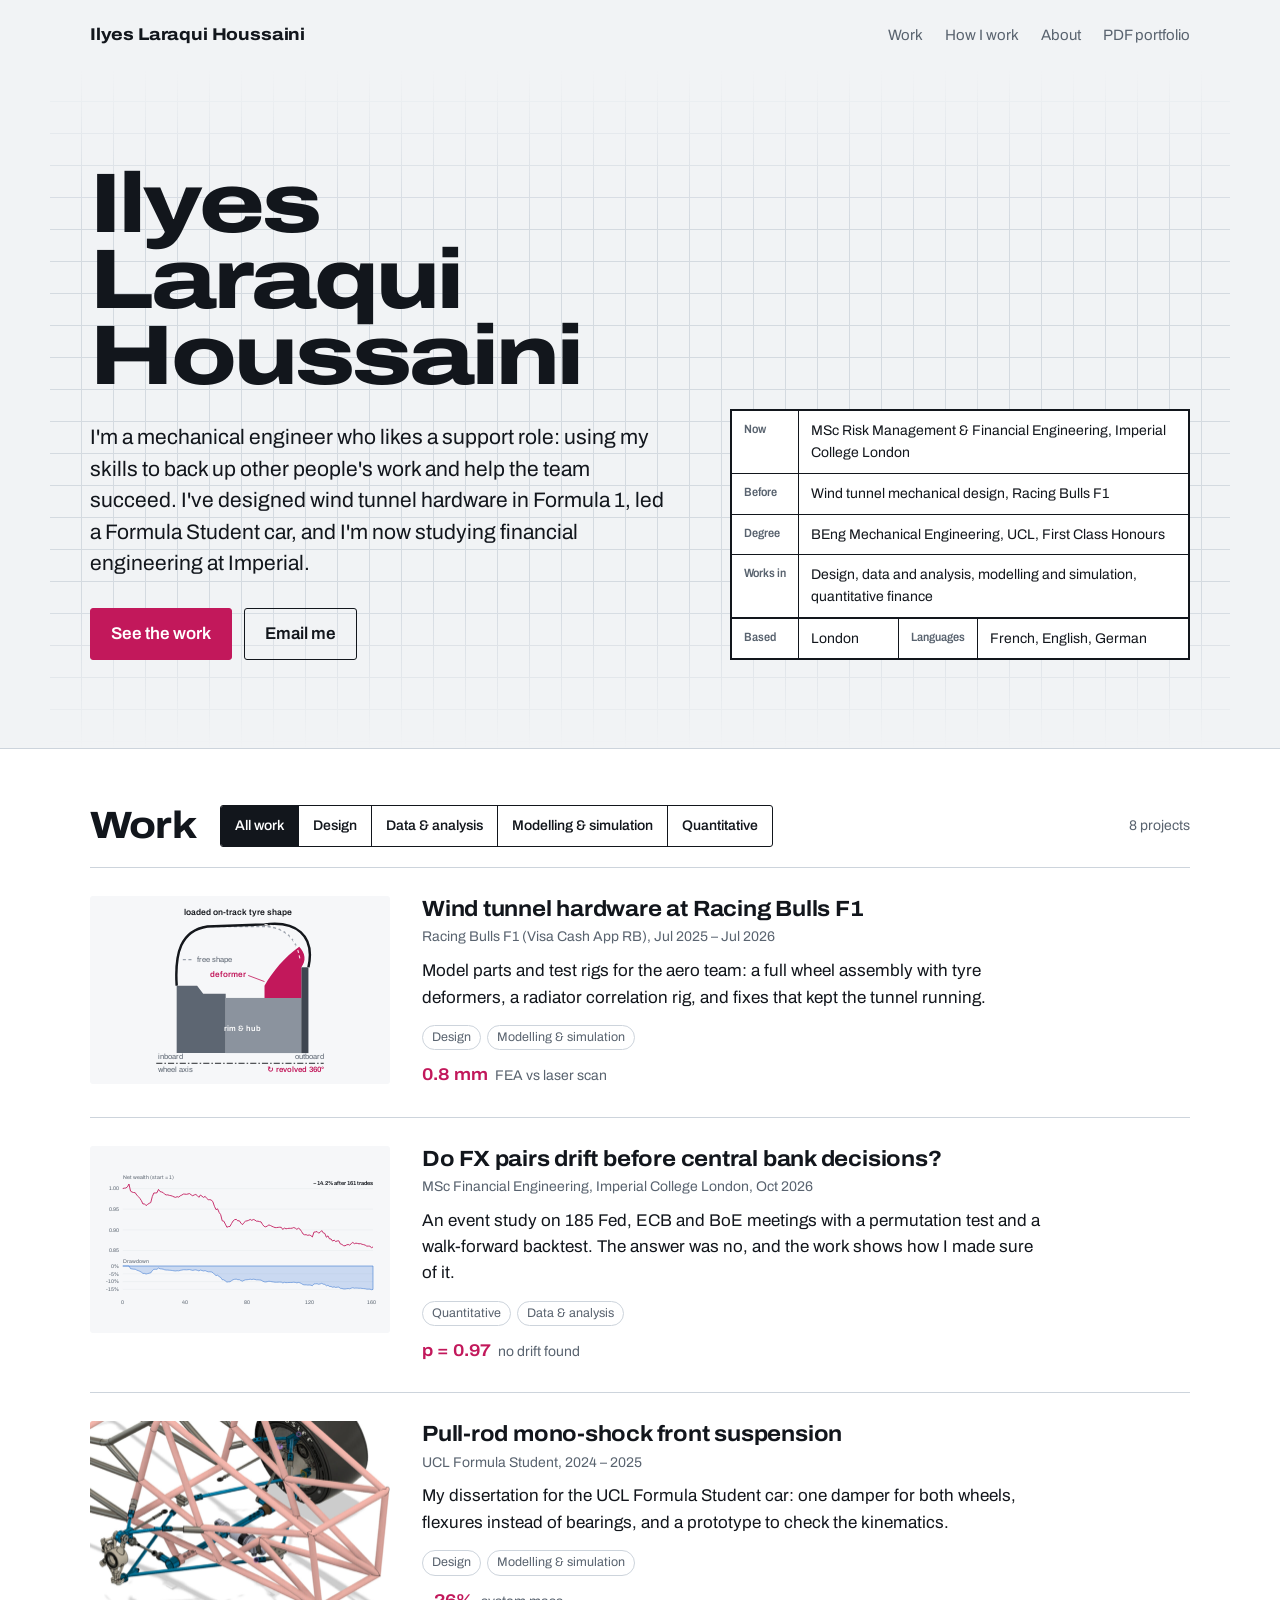
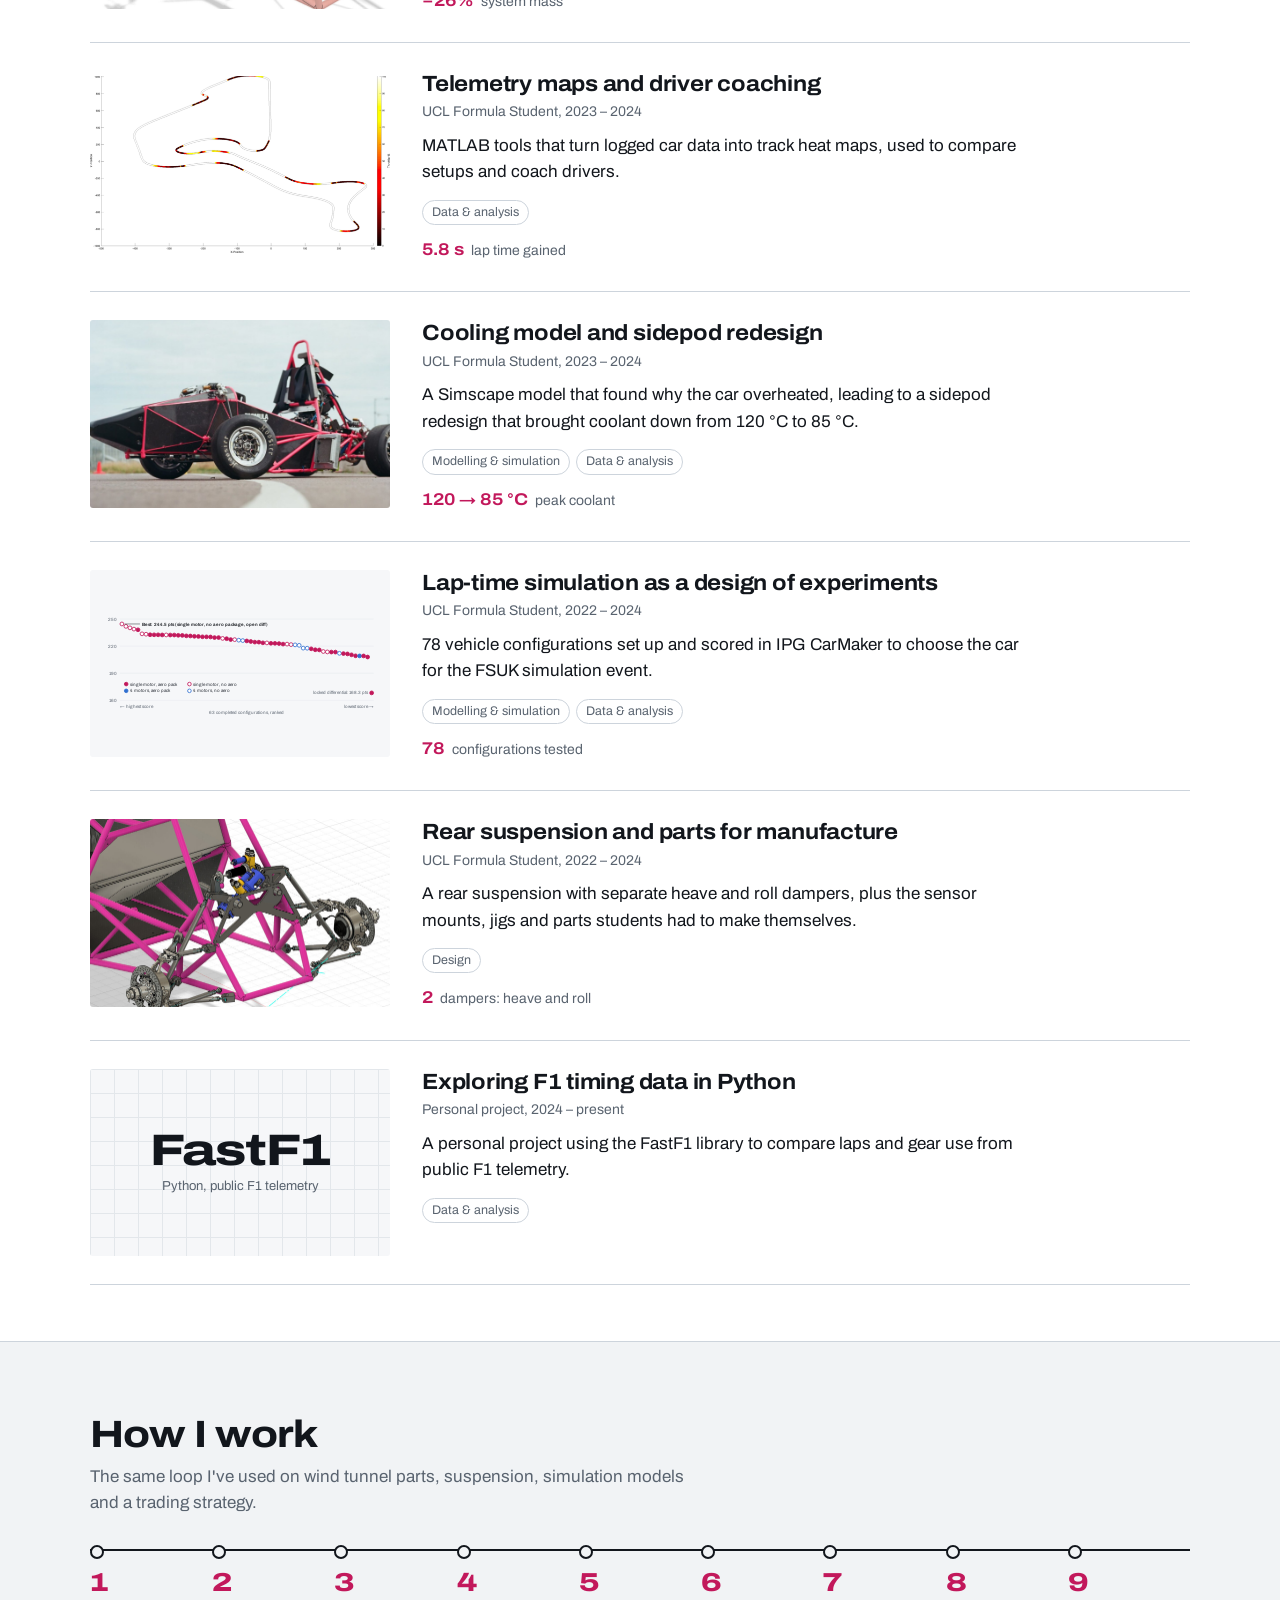
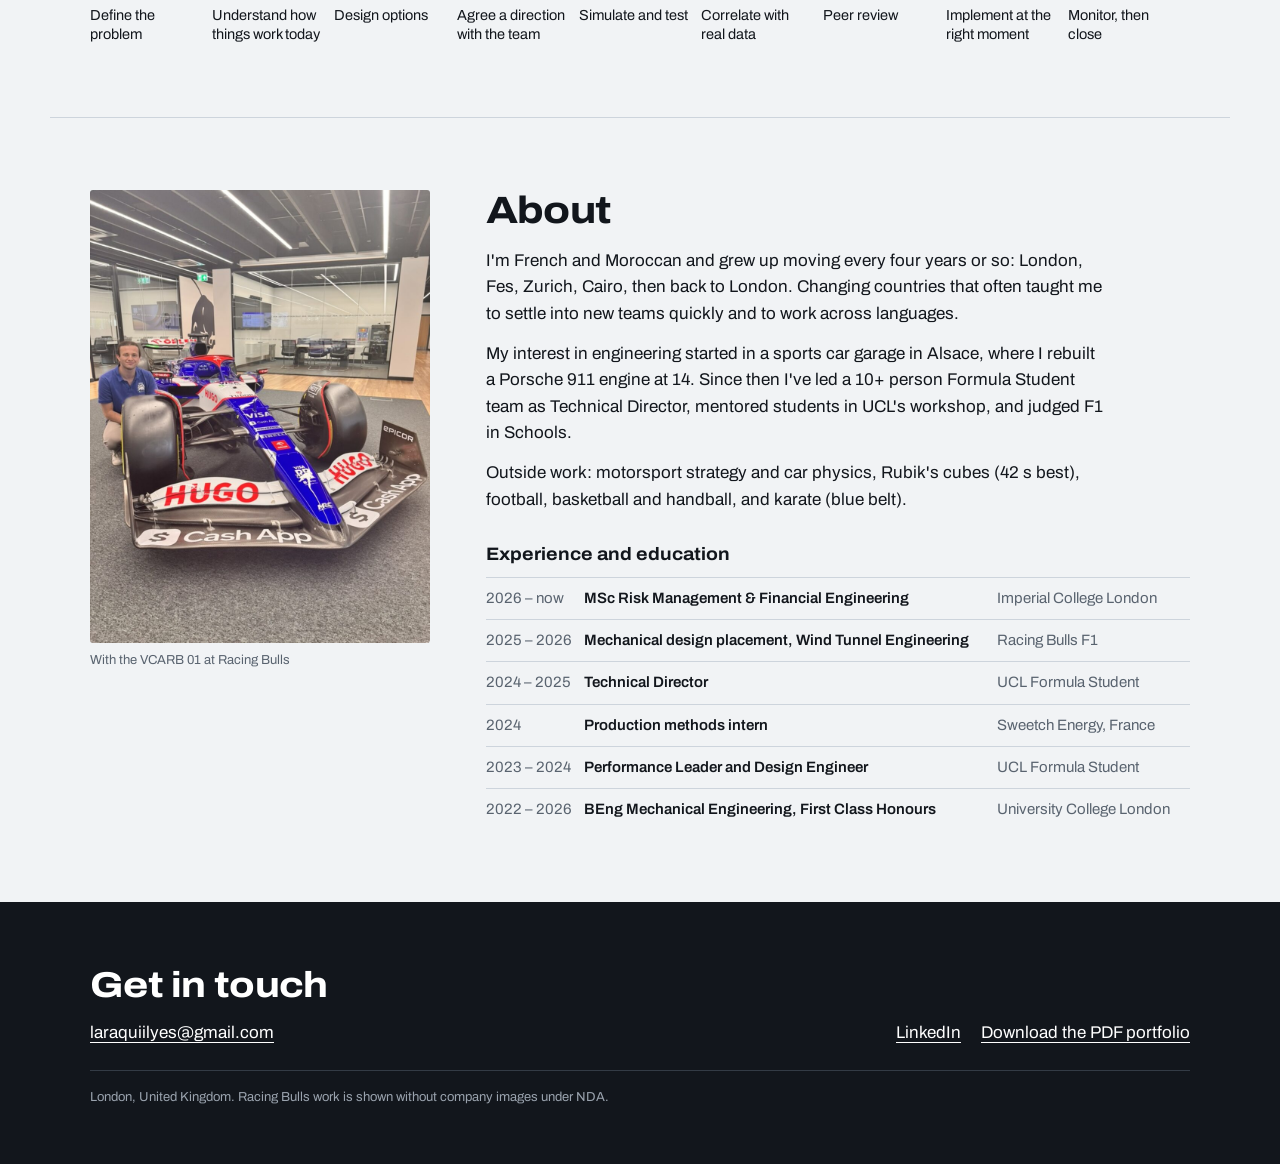
<file: index.html>
<!doctype html>
<html lang="en">
<head>
<meta charset="utf-8">
<meta name="viewport" content="width=device-width, initial-scale=1">
<title>Ilyes Laraqui Houssaini, engineering portfolio</title>
<meta name="description" content="Mechanical engineer working across F1 hardware, vehicle performance, data and quantitative finance.">
<link rel="preconnect" href="https://fonts.googleapis.com">
<link rel="preconnect" href="https://fonts.gstatic.com" crossorigin>
<link href="https://fonts.googleapis.com/css2?family=Archivo:wdth,wght@62..125,400..800&display=swap" rel="stylesheet">
<link rel="stylesheet" href="style.css">
</head>
<body>
<a class="skip" href="#main">Skip to content</a>
<header class="site">
 <a class="mark" href="index.html">Ilyes Laraqui Houssaini</a>
 <nav aria-label="Main">
  <a href="index.html#work">Work</a>
  <a href="index.html#method">How I work</a>
  <a href="index.html#about">About</a>
  <a href="Ilyes_Laraqui_Houssaini_Portfolio.pdf" download>PDF portfolio</a>
 </nav>
</header>

<main id="main">
<section class="hero">
 <div class="intro">
  <h1>Ilyes Laraqui<br>Houssaini</h1>
  <p class="lede">I'm a mechanical engineer who likes a support role: using my skills to back up other people's work and help the team succeed. I've designed wind tunnel hardware in Formula 1, led a Formula Student car, and I'm now studying financial engineering at Imperial.</p>
  <p class="cta"><a class="btn" href="#work">See the work</a><a class="btn ghost" href="mailto:laraquiilyes@gmail.com">Email me</a></p>
 </div>
 <table class="titleblock" aria-label="Summary">
  <tr><th scope="row">Now</th><td colspan="3">MSc Risk Management &amp; Financial Engineering, Imperial College London</td></tr>
  <tr><th scope="row">Before</th><td colspan="3">Wind tunnel mechanical design, Racing Bulls F1</td></tr>
  <tr><th scope="row">Degree</th><td colspan="3">BEng Mechanical Engineering, UCL, First Class Honours</td></tr>
  <tr><th scope="row">Works in</th><td colspan="3">Design, data and analysis, modelling and simulation, quantitative finance</td></tr>
  <tr class="foot"><th scope="row">Based</th><td>London</td><th scope="row">Languages</th><td>French, English, German</td></tr>
 </table>
</section>

<section class="work" id="work" aria-labelledby="work-h">
 <div class="workhead">
  <h2 id="work-h">Work</h2>
  <div class="filters" role="group" aria-label="Filter projects by skill"><button type="button" aria-pressed="true" data-filter="all">All work</button><button type="button" aria-pressed="false" data-filter="design">Design</button><button type="button" aria-pressed="false" data-filter="data">Data & analysis</button><button type="button" aria-pressed="false" data-filter="modelling">Modelling & simulation</button><button type="button" aria-pressed="false" data-filter="quant">Quantitative</button></div>
  <p class="count" aria-live="polite"><span id="count">8</span> projects</p>
 </div>
 <ul class="projects">
 <li class="project" data-tags="design modelling">
 <a href="projects/racing-bulls-wind-tunnel.html">
  <div class="thumb svgthumb" aria-hidden="true"><svg viewBox="16 6 172 164">
          <!-- wheel parts -->
          <path d="M40 150 L40 84 L60 84 L66 92 L88 92 L88 150 Z" fill="#5d6672"/>
          <rect x="88" y="96" width="74" height="54" fill="#8b939e"/>
          <rect x="162" y="66" width="7" height="84" fill="#3f4650"/>
          <text x="104" y="128" text-anchor="middle" fill="#fff" font-size="7.6" font-weight="600">rim &amp; hub</text>
          <!-- free tyre shape -->
          <path d="M40 84 C38 52 44 30 70 26 L128 26 C150 28 160 42 162 66" fill="none" stroke="#9aa1ab" stroke-width="1.4" stroke-dasharray="3 2.5"/>
          <!-- deformed tyre shape -->
          <path d="M40 84 C38 52 44 30 70 26 L126 24 C156 20 176 34 169 66" fill="none" stroke="#14171c" stroke-width="2.4"/>
          <!-- deformer -->
          <path d="M126 96 L126 84 C134 70 146 56 160 46 C166 52 167 60 162 66 L162 96 Z" fill="#c2185b"/>
          <path d="M126 24 C150 27 158 40 161 60" fill="none" stroke="#fff" stroke-width="1.1" stroke-dasharray="3 2.5" opacity=".85"/>
          
          <!-- labels -->
          <text x="100" y="15" text-anchor="middle" fill="#14171c" font-size="8.4" font-weight="600">loaded on-track tyre shape</text>
          <text x="60" y="61" fill="#5d6672" font-size="7.4">free shape</text>
          <line x1="46" y1="58.5" x2="57" y2="58.5" stroke="#9aa1ab" stroke-width="1.4" stroke-dasharray="3 2.5"/>
          <line x1="126" y1="80" x2="110" y2="74" stroke="#c2185b" stroke-width=".8"/>
          <text x="108" y="76" text-anchor="end" fill="#c2185b" font-size="8" font-weight="600">deformer</text>
          <line x1="20" y1="160" x2="184" y2="160" stroke="#14171c" stroke-width=".9" stroke-dasharray="6 2 1.5 2"/>
          <text x="22" y="156" fill="#5d6672" font-size="7.4">inboard</text>
          <text x="184" y="156" fill="#5d6672" font-size="7.4" text-anchor="end">outboard</text>
          <text x="22" y="169" fill="#5d6672" font-size="7.4">wheel axis</text>
          <text x="184" y="169" text-anchor="end" fill="#c2185b" font-size="7.6" font-weight="600">↻ revolved 360°</text>
        </svg></div>
  <div class="info">
   <h3>Wind tunnel hardware at Racing Bulls F1</h3>
   <p class="where">Racing Bulls F1 (Visa Cash App RB), Jul 2025 – Jul 2026</p>
   <p>Model parts and test rigs for the aero team: a full wheel assembly with tyre deformers, a radiator correlation rig, and fixes that kept the tunnel running.</p>
   <ul class="tags" aria-label="Skills"><li>Design</li><li>Modelling & simulation</li></ul>
   <p class="stat"><b>0.8 mm</b> FEA vs laser scan</p>
  </div>
 </a>
</li><li class="project" data-tags="quant data">
 <a href="projects/fx-central-bank-drift.html">
  <div class="thumb svgthumb" aria-hidden="true"><svg viewBox="0 0 640 300" role="img" aria-label="Cumulative net wealth fell from 1.00 to 0.86 over 161 trades; maximum drawdown 15.2%">
<line x1="52" x2="624" y1="32.9" y2="32.9" class="grid"/>
<text x="44" y="36.9" text-anchor="end" class="ax">1.00</text>
<line x1="52" x2="624" y1="80.1" y2="80.1" class="grid"/>
<text x="44" y="84.1" text-anchor="end" class="ax">0.95</text>
<line x1="52" x2="624" y1="127.3" y2="127.3" class="grid"/>
<text x="44" y="131.3" text-anchor="end" class="ax">0.90</text>
<line x1="52" x2="624" y1="174.6" y2="174.6" class="grid"/>
<text x="44" y="178.6" text-anchor="end" class="ax">0.85</text>
<polyline points="52.0,32.9 55.6,32.1 59.1,31.7 62.7,29.2 66.2,22.6 69.8,38.8 73.3,41.0 76.9,42.1 80.4,42.4 84.0,47.8 87.5,51.3 91.1,55.3 94.6,60.7 98.2,68.3 101.7,67.9 105.3,72.0 108.8,69.2 112.4,66.8 116.0,65.0 119.5,51.3 123.1,43.1 126.6,43.1 130.2,42.7 133.7,34.9 137.3,39.9 140.8,40.8 144.4,42.2 147.9,46.0 151.5,47.5 155.0,47.4 158.6,48.6 162.1,49.2 165.7,50.4 169.2,52.1 172.8,53.1 176.3,51.6 179.9,52.5 183.5,49.5 187.0,47.9 190.6,45.6 194.1,45.7 197.7,46.2 201.2,45.3 204.8,44.5 208.3,47.3 211.9,49.4 215.4,47.5 219.0,46.5 222.5,49.2 226.1,53.0 229.6,47.7 233.2,50.6 236.7,53.2 240.3,50.8 243.9,55.4 247.4,58.4 251.0,58.4 254.5,59.2 258.1,63.4 261.6,73.5 265.2,81.3 268.7,79.3 272.3,87.6 275.8,92.6 279.4,106.8 282.9,107.4 286.5,114.3 290.0,121.4 293.6,119.9 297.1,119.6 300.7,112.9 304.2,107.0 307.8,104.1 311.4,103.4 314.9,106.7 318.5,106.6 322.0,111.9 325.6,115.6 329.1,110.7 332.7,107.5 336.2,106.8 339.8,105.6 343.3,103.6 346.9,105.7 350.4,103.7 354.0,104.9 357.5,107.6 361.1,107.5 364.6,108.5 368.2,109.3 371.8,115.5 375.3,119.5 378.9,120.6 382.4,118.6 386.0,116.2 389.5,117.4 393.1,119.3 396.6,120.8 400.2,122.2 403.7,122.2 407.3,121.7 410.8,121.3 414.4,121.7 417.9,126.7 421.5,122.9 425.0,125.0 428.6,124.3 432.1,123.8 435.7,123.9 439.3,123.5 442.8,122.1 446.4,123.5 449.9,126.2 453.5,123.6 457.0,125.7 460.6,130.9 464.1,136.8 467.7,138.7 471.2,138.4 474.8,139.9 478.3,139.1 481.9,140.5 485.4,143.7 489.0,132.6 492.5,132.1 496.1,131.2 499.7,134.9 503.2,132.9 506.8,129.0 510.3,134.3 513.9,135.6 517.4,144.2 521.0,141.1 524.5,148.0 528.1,148.2 531.6,153.1 535.2,150.8 538.7,154.1 542.3,152.7 545.8,152.4 549.4,159.6 552.9,160.6 556.5,163.4 560.0,163.9 563.6,161.8 567.2,160.8 570.7,162.3 574.3,158.8 577.8,156.1 581.4,159.0 584.9,157.8 588.5,158.4 592.0,159.3 595.6,158.9 599.1,160.4 602.7,161.2 606.2,162.3 609.8,164.6 613.3,164.5 616.9,164.7 620.4,168.1 624.0,166.5" fill="none" class="line-a" stroke-width="2"/>
<text x="624" y="24" text-anchor="end" class="lab">−14.2% after 161 trades</text>
<text x="52" y="12" class="ax">Net wealth (start = 1)</text>
<line x1="52" x2="624" y1="210.0" y2="210.0" class="grid"/>
<text x="44" y="214.0" text-anchor="end" class="ax">0%</text>
<line x1="52" x2="624" y1="227.8" y2="227.8" class="grid"/>
<text x="44" y="231.8" text-anchor="end" class="ax">-5%</text>
<line x1="52" x2="624" y1="245.6" y2="245.6" class="grid"/>
<text x="44" y="249.6" text-anchor="end" class="ax">-10%</text>
<line x1="52" x2="624" y1="263.3" y2="263.3" class="grid"/>
<text x="44" y="267.3" text-anchor="end" class="ax">-15%</text>
<path d="M52.0,210.0 L52.0,210.0 L55.6,210.0 L59.1,210.0 L62.7,210.0 L66.2,210.0 L69.8,216.0 L73.3,216.8 L76.9,217.3 L80.4,217.4 L84.0,219.4 L87.5,220.7 L91.1,222.2 L94.6,224.2 L98.2,227.0 L101.7,226.9 L105.3,228.4 L108.8,227.4 L112.4,226.5 L116.0,225.8 L119.5,220.7 L123.1,217.6 L126.6,217.6 L130.2,217.5 L133.7,214.6 L137.3,216.4 L140.8,216.8 L144.4,217.3 L147.9,218.7 L151.5,219.3 L155.0,219.3 L158.6,219.7 L162.1,219.9 L165.7,220.4 L169.2,221.0 L172.8,221.4 L176.3,220.8 L179.9,221.1 L183.5,220.0 L187.0,219.4 L190.6,218.6 L194.1,218.6 L197.7,218.8 L201.2,218.5 L204.8,218.2 L208.3,219.2 L211.9,220.0 L215.4,219.3 L219.0,218.9 L222.5,219.9 L226.1,221.3 L229.6,219.3 L233.2,220.4 L236.7,221.4 L240.3,220.5 L243.9,222.2 L247.4,223.3 L251.0,223.3 L254.5,223.6 L258.1,225.2 L261.6,229.0 L265.2,231.9 L268.7,231.1 L272.3,234.2 L275.8,236.1 L279.4,241.4 L282.9,241.6 L286.5,244.1 L290.0,246.8 L293.6,246.2 L297.1,246.1 L300.7,243.6 L304.2,241.4 L307.8,240.4 L311.4,240.1 L314.9,241.3 L318.5,241.3 L322.0,243.3 L325.6,244.7 L329.1,242.8 L332.7,241.6 L336.2,241.4 L339.8,240.9 L343.3,240.2 L346.9,241.0 L350.4,240.2 L354.0,240.7 L357.5,241.7 L361.1,241.6 L364.6,242.0 L368.2,242.3 L371.8,244.6 L375.3,246.1 L378.9,246.5 L382.4,245.8 L386.0,244.9 L389.5,245.3 L393.1,246.0 L396.6,246.6 L400.2,247.1 L403.7,247.1 L407.3,246.9 L410.8,246.8 L414.4,246.9 L417.9,248.8 L421.5,247.3 L425.0,248.1 L428.6,247.9 L432.1,247.7 L435.7,247.7 L439.3,247.6 L442.8,247.1 L446.4,247.6 L449.9,248.6 L453.5,247.6 L457.0,248.4 L460.6,250.3 L464.1,252.5 L467.7,253.2 L471.2,253.1 L474.8,253.7 L478.3,253.4 L481.9,253.9 L485.4,255.1 L489.0,251.0 L492.5,250.8 L496.1,250.5 L499.7,251.8 L503.2,251.1 L506.8,249.6 L510.3,251.6 L513.9,252.1 L517.4,255.3 L521.0,254.1 L524.5,256.7 L528.1,256.8 L531.6,258.6 L535.2,257.8 L538.7,259.0 L542.3,258.4 L545.8,258.3 L549.4,261.0 L552.9,261.4 L556.5,262.4 L560.0,262.6 L563.6,261.9 L567.2,261.5 L570.7,262.0 L574.3,260.7 L577.8,259.7 L581.4,260.8 L584.9,260.4 L588.5,260.6 L592.0,260.9 L595.6,260.8 L599.1,261.3 L602.7,261.6 L606.2,262.0 L609.8,262.9 L613.3,262.9 L616.9,262.9 L620.4,264.2 L624.0,263.6 L624.0,210.0 Z" class="area-b"/>
<text x="52" y="204" class="ax">Drawdown</text>
<text x="52.0" y="296" text-anchor="middle" class="ax">0</text>
<text x="194.1" y="296" text-anchor="middle" class="ax">40</text>
<text x="336.2" y="296" text-anchor="middle" class="ax">80</text>
<text x="478.3" y="296" text-anchor="middle" class="ax">120</text>
<text x="620.4" y="296" text-anchor="middle" class="ax">160</text>
<text x="338.0" y="296" text-anchor="middle" class="ax" dx="40"> </text>
</svg></div>
  <div class="info">
   <h3>Do FX pairs drift before central bank decisions?</h3>
   <p class="where">MSc Financial Engineering, Imperial College London, Oct 2026</p>
   <p>An event study on 185 Fed, ECB and BoE meetings with a permutation test and a walk-forward backtest. The answer was no, and the work shows how I made sure of it.</p>
   <ul class="tags" aria-label="Skills"><li>Quantitative</li><li>Data & analysis</li></ul>
   <p class="stat"><b>p = 0.97</b> no drift found</p>
  </div>
 </a>
</li><li class="project" data-tags="design modelling">
 <a href="projects/front-suspension.html">
  <div class="thumb"><img src="img/front-corner.jpg" alt="" loading="lazy"></div>
  <div class="info">
   <h3>Pull-rod mono-shock front suspension</h3>
   <p class="where">UCL Formula Student, 2024 – 2025</p>
   <p>My dissertation for the UCL Formula Student car: one damper for both wheels, flexures instead of bearings, and a prototype to check the kinematics.</p>
   <ul class="tags" aria-label="Skills"><li>Design</li><li>Modelling & simulation</li></ul>
   <p class="stat"><b>−26%</b> system mass</p>
  </div>
 </a>
</li><li class="project" data-tags="data">
 <a href="projects/telemetry-driver-coaching.html">
  <div class="thumb"><img src="img/throttle-updated.png" alt="" loading="lazy" class="contain"></div>
  <div class="info">
   <h3>Telemetry maps and driver coaching</h3>
   <p class="where">UCL Formula Student, 2023 – 2024</p>
   <p>MATLAB tools that turn logged car data into track heat maps, used to compare setups and coach drivers.</p>
   <ul class="tags" aria-label="Skills"><li>Data & analysis</li></ul>
   <p class="stat"><b>5.8 s</b> lap time gained</p>
  </div>
 </a>
</li><li class="project" data-tags="modelling data">
 <a href="projects/cooling-model.html">
  <div class="thumb"><img src="img/fs-car.jpg" alt="" loading="lazy"></div>
  <div class="info">
   <h3>Cooling model and sidepod redesign</h3>
   <p class="where">UCL Formula Student, 2023 – 2024</p>
   <p>A Simscape model that found why the car overheated, leading to a sidepod redesign that brought coolant down from 120 °C to 85 °C.</p>
   <ul class="tags" aria-label="Skills"><li>Modelling & simulation</li><li>Data & analysis</li></ul>
   <p class="stat"><b>120 → 85 °C</b> peak coolant</p>
  </div>
 </a>
</li><li class="project" data-tags="modelling data">
 <a href="projects/lap-time-simulation.html">
  <div class="thumb svgthumb" aria-hidden="true"><svg viewBox="0 0 620 230" font-size="10">
<line x1="44" x2="606" y1="196.0" y2="196.0" stroke="#e3e6ea" stroke-width="1"/>
<text x="38" y="199.5" text-anchor="end" fill="#5d6672">160</text>
<line x1="44" x2="606" y1="136.0" y2="136.0" stroke="#e3e6ea" stroke-width="1"/>
<text x="38" y="139.5" text-anchor="end" fill="#5d6672">190</text>
<line x1="44" x2="606" y1="76.0" y2="76.0" stroke="#e3e6ea" stroke-width="1"/>
<text x="38" y="79.5" text-anchor="end" fill="#5d6672">220</text>
<line x1="44" x2="606" y1="16.0" y2="16.0" stroke="#e3e6ea" stroke-width="1"/>
<text x="38" y="19.5" text-anchor="end" fill="#5d6672">250</text>
<circle cx="48.5" cy="26.9" r="4.2" fill="#fff" stroke="#c2185b" stroke-width="1.8"><title>1EM_N-DP_FSG-5_FT--0,2_FC--3_RSG-4_RT--0,2_RC-0_DIFF-Open: 244.5</title></circle>
<circle cx="57.4" cy="32.2" r="4.2" fill="#fff" stroke="#c2185b" stroke-width="1.8"><title>1EM_N-DP_FSG-5_FT--0,2_FC--2_RSG-4_RT--0,2_RC-0_DIFF-Open: 241.9</title></circle>
<circle cx="66.3" cy="35.5" r="4.2" fill="#fff" stroke="#c2185b" stroke-width="1.8"><title>1EM_N-DP_FSG-5_FT-0_FC--2_RSG-4_RT--0,2_RC-0_DIFF-Open: 240.2</title></circle>
<circle cx="75.2" cy="38.3" r="4.2" fill="#fff" stroke="#c2185b" stroke-width="1.8"><title>1EM_N-DP_FSG-5_FT-0,2_FC--2_RSG-4_RT--0,2_RC-0_DIFF-Open: 238.8</title></circle>
<circle cx="84.1" cy="39.8" r="4.2" fill="#c2185b" stroke="#c2185b" stroke-width="1.8"><title>1EM_Y-DP_FSG-5_FT--0,2_FC--3_RSG-4_RT--0,2_RC-0_DIFF-Open: 238.1</title></circle>
<circle cx="93.1" cy="48.8" r="4.2" fill="#fff" stroke="#c2185b" stroke-width="1.8"><title>1EM_N-DP_FSG-5_FT-0_FC--1_RSG-4_RT--0,2_RC-0_DIFF-Open: 233.6</title></circle>
<circle cx="102.0" cy="49.6" r="4.2" fill="#fff" stroke="#c2185b" stroke-width="1.8"><title>1EM_N-DP_FSG-5_FT--0,2_FC--1_RSG-4_RT--0,2_RC-0_DIFF-Open: 233.2</title></circle>
<circle cx="110.9" cy="50.8" r="4.2" fill="#c2185b" stroke="#c2185b" stroke-width="1.8"><title>1EM_Y-DP_FSG-5_FT--0,2_FC--3_RSG-3_RT--0,2_RC-0_DIFF-Open: 232.6</title></circle>
<circle cx="119.8" cy="50.9" r="4.2" fill="#c2185b" stroke="#c2185b" stroke-width="1.8"><title>1EM_Y-DP_FSG-5_FT--0,2_FC--3_RSG-1_RT--0,2_RC-0_DIFF-Open: 232.5</title></circle>
<circle cx="128.7" cy="50.9" r="4.2" fill="#c2185b" stroke="#c2185b" stroke-width="1.8"><title>1EM_Y-DP_FSG-5_FT--0,2_FC--3_RSG-1_RT--0,2_RC-0_DIFF-Open: 232.5</title></circle>
<circle cx="137.7" cy="51.2" r="4.2" fill="#c2185b" stroke="#c2185b" stroke-width="1.8"><title>1EM_Y-DP_FSG-1_FT--0,2_FC--3_RSG-1_RT--0,2_RC-1_DIFF-Open: 232.4</title></circle>
<circle cx="146.6" cy="51.2" r="4.2" fill="#fff" stroke="#c2185b" stroke-width="1.8"><title>1EM_N-DP_FSG-5_FT-0,2_FC--1_RSG-4_RT--0,2_RC-0_DIFF-Open: 232.4</title></circle>
<circle cx="155.5" cy="51.4" r="4.2" fill="#c2185b" stroke="#c2185b" stroke-width="1.8"><title>1EM_Y-DP_FSG-1_FT--0,2_FC--3_RSG-1_RT--0,2_RC-0_DIFF-Open: 232.3</title></circle>
<circle cx="164.4" cy="51.4" r="4.2" fill="#c2185b" stroke="#c2185b" stroke-width="1.8"><title>1EM_Y-DP_FSG-1_FT--0,2_FC--3_RSG-1_RT--0,2_RC-0_DIFF-Open: 232.3</title></circle>
<circle cx="173.3" cy="52.0" r="4.2" fill="#c2185b" stroke="#c2185b" stroke-width="1.8"><title>1EM_Y-DP_FSG-1_FT--0,2_FC--3_RSG-1_RT-0_RC-1_DIFF-Open: 232.0</title></circle>
<circle cx="182.3" cy="52.2" r="4.2" fill="#c2185b" stroke="#c2185b" stroke-width="1.8"><title>1EM_Y-DP_FSG-1_FT-0_FC--3_RSG-1_RT--0,2_RC-0_DIFF-Open: 231.9</title></circle>
<circle cx="191.2" cy="53.2" r="4.2" fill="#c2185b" stroke="#c2185b" stroke-width="1.8"><title>1EM_Y-DP_FSG-1_FT-0,2_FC--3_RSG-1_RT--0,2_RC-0_DIFF-Open: 231.4</title></circle>
<circle cx="200.1" cy="53.5" r="4.2" fill="#c2185b" stroke="#c2185b" stroke-width="1.8"><title>1EM_Y-DP_FSG-5_FT--0,2_FC--3_RSG-2_RT--0,2_RC-0_DIFF-Open: 231.2</title></circle>
<circle cx="209.0" cy="54.2" r="4.2" fill="#c2185b" stroke="#c2185b" stroke-width="1.8"><title>1EM_Y-DP_FSG-1_FT--0,2_FC--3_RSG-1_RT-0,2_RC-1_DIFF-Open: 230.9</title></circle>
<circle cx="218.0" cy="54.6" r="4.2" fill="#c2185b" stroke="#c2185b" stroke-width="1.8"><title>1EM_Y-DP_FSG-2_FT--0,2_FC--3_RSG-1_RT--0,2_RC-0_DIFF-Open: 230.7</title></circle>
<circle cx="226.9" cy="55.3" r="4.2" fill="#c2185b" stroke="#c2185b" stroke-width="1.8"><title>1EM_Y-DP_FSG-1_FT--0,2_FC--3_RSG-1_RT-0_RC-0_DIFF-Open: 230.4</title></circle>
<circle cx="235.8" cy="55.4" r="4.2" fill="#c2185b" stroke="#c2185b" stroke-width="1.8"><title>1EM_Y-DP_FSG-4_FT--0,2_FC--3_RSG-1_RT--0,2_RC-0_DIFF-Open: 230.3</title></circle>
<circle cx="244.7" cy="55.7" r="4.2" fill="#c2185b" stroke="#c2185b" stroke-width="1.8"><title>1EM_Y-DP_FSG-1_FT--0,2_FC--3_RSG-1_RT--0,2_RC--1_DIFF-Open: 230.2</title></circle>
<circle cx="253.6" cy="57.0" r="4.2" fill="#c2185b" stroke="#c2185b" stroke-width="1.8"><title>1EM_Y-DP_FSG-3_FT--0,2_FC--3_RSG-1_RT--0,2_RC-0_DIFF-Open: 229.5</title></circle>
<circle cx="262.6" cy="57.0" r="4.2" fill="#c2185b" stroke="#c2185b" stroke-width="1.8"><title>1EM_Y-DP_FSG-1_FT--0,2_FC--3_RSG-1_RT-0,2_RC-0_DIFF-Open: 229.5</title></circle>
<circle cx="271.5" cy="58.9" r="4.2" fill="#fff" stroke="#c2185b" stroke-width="1.8"><title>1EM_N-DP_FSG-5_FT-0_FC-0_RSG-4_RT--0,2_RC-0_DIFF-Open: 228.6</title></circle>
<circle cx="280.4" cy="59.5" r="4.2" fill="#c2185b" stroke="#c2185b" stroke-width="1.8"><title>1EM_Y-DP_FSG-1_FT--0,2_FC--3_RSG-1_RT-0_RC--1_DIFF-Open: 228.3</title></circle>
<circle cx="289.3" cy="61.4" r="4.2" fill="#c2185b" stroke="#c2185b" stroke-width="1.8"><title>1EM_Y-DP_FSG-1_FT--0,2_FC--3_RSG-1_RT-0,2_RC--1_DIFF-Open: 227.3</title></circle>
<circle cx="298.2" cy="61.6" r="4.2" fill="#fff" stroke="#c2185b" stroke-width="1.8"><title>1EM_N-DP_FSG-5_FT-0,2_FC-0_RSG-4_RT--0,2_RC-0_DIFF-Open: 227.2</title></circle>
<circle cx="307.2" cy="62.8" r="4.2" fill="#fff" stroke="#2f6fd0" stroke-width="1.8"><title>4EM_N-DP_FSG-5_FT--0,2_FC--2_RSG-4_RT--0,2_RC-0_DIFF-Open: 226.6</title></circle>
<circle cx="316.1" cy="63.7" r="4.2" fill="#fff" stroke="#2f6fd0" stroke-width="1.8"><title>4EM_N-DP_FSG-3_FT--0,2_FC--2_RSG-4_RT--0,2_RC-0_DIFF-Open: 226.2</title></circle>
<circle cx="325.0" cy="64.5" r="4.2" fill="#c2185b" stroke="#c2185b" stroke-width="1.8"><title>1EM_Y-DP_FSG-1_FT--0,2_FC--3_RSG-1_RT-0_RC--2_DIFF-Open: 225.8</title></circle>
<circle cx="333.9" cy="65.7" r="4.2" fill="#c2185b" stroke="#c2185b" stroke-width="1.8"><title>1EM_Y-DP_FSG-1_FT--0,2_FC--3_RSG-1_RT--0,2_RC--2_DIFF-Open: 225.1</title></circle>
<circle cx="342.8" cy="67.1" r="4.2" fill="#c2185b" stroke="#c2185b" stroke-width="1.8"><title>1EM_Y-DP_FSG-1_FT--0,2_FC--3_RSG-1_RT-0,2_RC--2_DIFF-Open: 224.4</title></circle>
<circle cx="351.8" cy="67.2" r="4.2" fill="#c2185b" stroke="#c2185b" stroke-width="1.8"><title>1EM_Y-DP_FSG-5_FT--0,2_FC--3_RSG-5_RT--0,2_RC-0_DIFF-Open: 224.4</title></circle>
<circle cx="360.7" cy="68.7" r="4.2" fill="#c2185b" stroke="#c2185b" stroke-width="1.8"><title>1EM_Y-DP_FSG-1_FT--0,2_FC--3_RSG-1_RT-0,2_RC--3_DIFF-Open: 223.6</title></circle>
<circle cx="369.6" cy="68.9" r="4.2" fill="#fff" stroke="#c2185b" stroke-width="1.8"><title>1EM_N-DP_FSG-5_FT--0,2_FC-1_RSG-4_RT--0,2_RC-0_DIFF-Open: 223.6</title></circle>
<circle cx="378.5" cy="69.7" r="4.2" fill="#c2185b" stroke="#c2185b" stroke-width="1.8"><title>1EM_Y-DP_FSG-1_FT-0_FC--2_RSG-1_RT--0,2_RC-0_DIFF-Open: 223.1</title></circle>
<circle cx="387.4" cy="69.8" r="4.2" fill="#c2185b" stroke="#c2185b" stroke-width="1.8"><title>1EM_Y-DP_FSG-1_FT--0,2_FC--3_RSG-1_RT-0_RC--3_DIFF-Open: 223.1</title></circle>
<circle cx="396.4" cy="70.3" r="4.2" fill="#c2185b" stroke="#c2185b" stroke-width="1.8"><title>1EM_Y-DP_FSG-1_FT-0,2_FC--2_RSG-1_RT--0,2_RC-0_DIFF-Open: 222.8</title></circle>
<circle cx="405.3" cy="71.5" r="4.2" fill="#c2185b" stroke="#c2185b" stroke-width="1.8"><title>1EM_Y-DP_FSG-1_FT--0,2_FC--2_RSG-1_RT--0,2_RC-0_DIFF-Open: 222.2</title></circle>
<circle cx="414.2" cy="71.5" r="4.2" fill="#fff" stroke="#c2185b" stroke-width="1.8"><title>1EM_N-DP_FSG-5_FT-0_FC-1_RSG-4_RT--0,2_RC-0_DIFF-Open: 222.2</title></circle>
<circle cx="423.1" cy="72.6" r="4.2" fill="#fff" stroke="#c2185b" stroke-width="1.8"><title>1EM_N-DP_FSG-5_FT-0,2_FC-1_RSG-4_RT--0,2_RC-0_DIFF-Open: 221.7</title></circle>
<circle cx="432.0" cy="73.2" r="4.2" fill="#fff" stroke="#2f6fd0" stroke-width="1.8"><title>4EM_N-DP_FSG-1_FT--0,2_FC--2_RSG-4_RT--0,2_RC-0_DIFF-Open: 221.4</title></circle>
<circle cx="441.0" cy="74.2" r="4.2" fill="#fff" stroke="#2f6fd0" stroke-width="1.8"><title>4EM_N-DP_FSG-5_FT--0,2_FC--1_RSG-4_RT--0,2_RC-0_DIFF-Open: 220.9</title></circle>
<circle cx="449.9" cy="80.4" r="4.2" fill="#fff" stroke="#2f6fd0" stroke-width="1.8"><title>4EM_N-DP_FSG-5_FT--0,2_FC--3_RSG-4_RT--0,2_RC-0_DIFF-Open: 217.8</title></circle>
<circle cx="458.8" cy="80.6" r="4.2" fill="#fff" stroke="#2f6fd0" stroke-width="1.8"><title>4EM_N-DP_FSG-2_FT--0,2_FC--2_RSG-4_RT--0,2_RC-0_DIFF-Open: 217.7</title></circle>
<circle cx="467.7" cy="81.9" r="4.2" fill="#c2185b" stroke="#c2185b" stroke-width="1.8"><title>1EM_Y-DP_FSG-1_FT-0,2_FC--1_RSG-1_RT--0,2_RC-0_DIFF-Open: 217.0</title></circle>
<circle cx="476.7" cy="84.0" r="4.2" fill="#c2185b" stroke="#c2185b" stroke-width="1.8"><title>1EM_Y-DP_FSG-1_FT--0,2_FC--1_RSG-1_RT--0,2_RC-0_DIFF-Open: 216.0</title></circle>
<circle cx="485.6" cy="84.4" r="4.2" fill="#c2185b" stroke="#c2185b" stroke-width="1.8"><title>1EM_Y-DP_FSG-1_FT-0_FC--1_RSG-1_RT--0,2_RC-0_DIFF-Open: 215.8</title></circle>
<circle cx="494.5" cy="87.9" r="4.2" fill="#fff" stroke="#c2185b" stroke-width="1.8"><title>1EM_N-DP_FSG-5_FT-0_FC--3_RSG-4_RT--0,2_RC-0_DIFF-Open: 214.0</title></circle>
<circle cx="503.4" cy="88.8" r="4.2" fill="#fff" stroke="#c2185b" stroke-width="1.8"><title>1EM_N-DP_FSG-5_FT-0,2_FC--3_RSG-4_RT--0,2_RC-0_DIFF-Open: 213.6</title></circle>
<circle cx="512.3" cy="89.1" r="4.2" fill="#c2185b" stroke="#c2185b" stroke-width="1.8"><title>1EM_Y-DP_FSG-1_FT-0_FC-0_RSG-1_RT--0,2_RC-0_DIFF-Open: 213.4</title></circle>
<circle cx="521.3" cy="89.2" r="4.2" fill="#c2185b" stroke="#c2185b" stroke-width="1.8"><title>1EM_Y-DP_FSG-1_FT-0_FC-0_RSG-1_RT--0,2_RC-0_DIFF-Open: 213.4</title></circle>
<circle cx="530.2" cy="91.9" r="4.2" fill="#fff" stroke="#2f6fd0" stroke-width="1.8"><title>4EM_N-DP_FSG-4_FT--0,2_FC--2_RSG-4_RT--0,2_RC-0_DIFF-Open: 212.0</title></circle>
<circle cx="539.1" cy="92.5" r="4.2" fill="#c2185b" stroke="#c2185b" stroke-width="1.8"><title>1EM_Y-DP_FSG-1_FT-0,2_FC-0_RSG-1_RT--0,2_RC-0_DIFF-Open: 211.8</title></circle>
<circle cx="548.0" cy="93.2" r="4.2" fill="#c2185b" stroke="#c2185b" stroke-width="1.8"><title>1EM_Y-DP_FSG-1_FT--0,2_FC-0_RSG-1_RT--0,2_RC-0_DIFF-Open: 211.4</title></circle>
<circle cx="556.9" cy="95.2" r="4.2" fill="#c2185b" stroke="#c2185b" stroke-width="1.8"><title>1EM_Y-DP_FSG-1_FT-0_FC-0_RSG-1_RT--0,2_RC-0_DIFF-SenseTight: 210.4</title></circle>
<circle cx="565.9" cy="97.4" r="4.2" fill="#c2185b" stroke="#c2185b" stroke-width="1.8"><title>1EM_Y-DP_FSG-1_FT-0_FC-1_RSG-1_RT--0,2_RC-0_DIFF-Open: 209.3</title></circle>
<circle cx="574.8" cy="97.6" r="4.2" fill="#2f6fd0" stroke="#2f6fd0" stroke-width="1.8"><title>4EM_Y-DP_FSG-5_FT--0,2_FC--2_RSG-4_RT--0,2_RC-0_DIFF-Open: 209.2</title></circle>
<circle cx="583.7" cy="97.7" r="4.2" fill="#c2185b" stroke="#c2185b" stroke-width="1.8"><title>1EM_Y-DP_FSG-1_FT-0,2_FC-1_RSG-1_RT--0,2_RC-0_DIFF-Open: 209.2</title></circle>
<circle cx="592.6" cy="100.1" r="4.2" fill="#c2185b" stroke="#c2185b" stroke-width="1.8"><title>1EM_Y-DP_FSG-1_FT-0_FC-0_RSG-1_RT--0,2_RC-0_DIFF-SenseLoose: 208.0</title></circle>
<circle cx="601.5" cy="179.5" r="4.2" fill="#c2185b" stroke="#c2185b" stroke-width="1.8"><title>1EM_Y-DP_FSG-1_FT-0_FC-0_RSG-1_RT--0,2_RC-0_DIFF-Locked: 168.3</title></circle>
<path d="M54.5 26.9 L88.5 26.9" stroke="#14171c" stroke-width="1"/>
<text x="92.5" y="30.4" fill="#14171c" font-weight="600">Best: 244.5 pts (single motor, no aero package, open diff)</text>
<text x="44" y="214" fill="#5d6672">← highest score</text>
<text x="606" y="214" fill="#5d6672" text-anchor="end">lowest score →</text>
<text x="325.0" y="227" fill="#5d6672" text-anchor="middle">63 completed configurations, ranked</text>
<text x="592.5" y="183.0" fill="#5d6672" text-anchor="end">locked differential: 168.3 pts</text>
<circle cx="58" cy="160.0" r="4" fill="#c2185b" stroke="#c2185b" stroke-width="1.8"/>
<text x="67" y="163.5" fill="#2b3038">single motor, aero pack</text>
<circle cx="198" cy="160.0" r="4" fill="#fff" stroke="#c2185b" stroke-width="1.8"/>
<text x="207" y="163.5" fill="#2b3038">single motor, no aero</text>
<circle cx="58" cy="175.0" r="4" fill="#2f6fd0" stroke="#2f6fd0" stroke-width="1.8"/>
<text x="67" y="178.5" fill="#2b3038">4 motors, aero pack</text>
<circle cx="198" cy="175.0" r="4" fill="#fff" stroke="#2f6fd0" stroke-width="1.8"/>
<text x="207" y="178.5" fill="#2b3038">4 motors, no aero</text>
</svg></div>
  <div class="info">
   <h3>Lap-time simulation as a design of experiments</h3>
   <p class="where">UCL Formula Student, 2022 – 2024</p>
   <p>78 vehicle configurations set up and scored in IPG CarMaker to choose the car for the FSUK simulation event.</p>
   <ul class="tags" aria-label="Skills"><li>Modelling & simulation</li><li>Data & analysis</li></ul>
   <p class="stat"><b>78</b> configurations tested</p>
  </div>
 </a>
</li><li class="project" data-tags="design">
 <a href="projects/rear-suspension-and-parts.html">
  <div class="thumb"><img src="img/rear-assembly.jpg" alt="" loading="lazy"></div>
  <div class="info">
   <h3>Rear suspension and parts for manufacture</h3>
   <p class="where">UCL Formula Student, 2022 – 2024</p>
   <p>A rear suspension with separate heave and roll dampers, plus the sensor mounts, jigs and parts students had to make themselves.</p>
   <ul class="tags" aria-label="Skills"><li>Design</li></ul>
   <p class="stat"><b>2</b> dampers: heave and roll</p>
  </div>
 </a>
</li><li class="project" data-tags="data">
 <a href="projects/f1-data-python.html">
  <div class="thumb text" aria-hidden="true"><span>FastF1</span><small>Python, public F1 telemetry</small></div>
  <div class="info">
   <h3>Exploring F1 timing data in Python</h3>
   <p class="where">Personal project, 2024 – present</p>
   <p>A personal project using the FastF1 library to compare laps and gear use from public F1 telemetry.</p>
   <ul class="tags" aria-label="Skills"><li>Data & analysis</li></ul>
   
  </div>
 </a>
</li>
 </ul>
</section>

<section class="method" id="method" aria-labelledby="method-h">
 <h2 id="method-h">How I work</h2>
 <p class="sub">The same loop I've used on wind tunnel parts, suspension, simulation models and a trading strategy.</p>
 <ol class="steps"><li><span>Define the problem</span></li><li><span>Understand how things work today</span></li><li><span>Design options</span></li><li><span>Agree a direction with the team</span></li><li><span>Simulate and test</span></li><li><span>Correlate with real data</span></li><li><span>Peer review</span></li><li><span>Implement at the right moment</span></li><li><span>Monitor, then close</span></li></ol>
</section>

<section class="about" id="about" aria-labelledby="about-h">
 <figure class="portrait"><img src="img/vcarb-portrait.jpg" alt="Ilyes kneeling next to the Racing Bulls VCARB 01 show car" loading="lazy"><figcaption>With the VCARB 01 at Racing Bulls</figcaption></figure>
 <div>
  <h2 id="about-h">About</h2>
  <p>I'm French and Moroccan and grew up moving every four years or so: London, Fes, Zurich, Cairo, then back to London. Changing countries that often taught me to settle into new teams quickly and to work across languages.</p>
  <p>My interest in engineering started in a sports car garage in Alsace, where I rebuilt a Porsche 911 engine at 14. Since then I've led a 10+ person Formula Student team as Technical Director, mentored students in UCL's workshop, and judged F1 in Schools.</p>
  <p>Outside work: motorsport strategy and car physics, Rubik's cubes (42 s best), football, basketball and handball, and karate (blue belt).</p>
  <table class="exp"><caption>Experience and education</caption><tr><td>2026 – now</td><th scope="row">MSc Risk Management & Financial Engineering</th><td>Imperial College London</td></tr><tr><td>2025 – 2026</td><th scope="row">Mechanical design placement, Wind Tunnel Engineering</th><td>Racing Bulls F1</td></tr><tr><td>2024 – 2025</td><th scope="row">Technical Director</th><td>UCL Formula Student</td></tr><tr><td>2024</td><th scope="row">Production methods intern</th><td>Sweetch Energy, France</td></tr><tr><td>2023 – 2024</td><th scope="row">Performance Leader and Design Engineer</th><td>UCL Formula Student</td></tr><tr><td>2022 – 2026</td><th scope="row">BEng Mechanical Engineering, First Class Honours</th><td>University College London</td></tr></table>
 </div>
</section>
</main>
<script>
(function(){
 var btns=[].slice.call(document.querySelectorAll('.filters button'));
 var items=[].slice.call(document.querySelectorAll('.project'));
 var count=document.getElementById('count');
 function apply(f){
  var n=0;
  items.forEach(function(li){var on=f==='all'||li.dataset.tags.split(' ').indexOf(f)>-1;li.hidden=!on;if(on)n++;});
  btns.forEach(function(b){b.setAttribute('aria-pressed',b.dataset.filter===f?'true':'false');});
  count.textContent=n;
  try{history.replaceState(null,'',f==='all'?location.pathname:'#'+f);}catch(e){}
 }
 btns.forEach(function(b){b.addEventListener('click',function(){apply(b.dataset.filter);});});
 var h=location.hash.slice(1);
 if(['design','data','modelling','quant'].indexOf(h)>-1){apply(h);}
})();
</script>

<footer class="site" id="contact">
 <div>
  <p class="big">Get in touch</p>
  <p><a href="mailto:laraquiilyes@gmail.com">laraquiilyes@gmail.com</a></p>
 </div>
 <ul>
  <li><a href="https://www.linkedin.com/in/ilyes-laraqui-houssa%C3%AFni-b3003a238" rel="me">LinkedIn</a></li>
  <li><a href="Ilyes_Laraqui_Houssaini_Portfolio.pdf" download>Download the PDF portfolio</a></li>
 </ul>
 <p class="small">London, United Kingdom. Racing Bulls work is shown without company images under NDA.</p>
</footer>
</body>
</html>
</file>
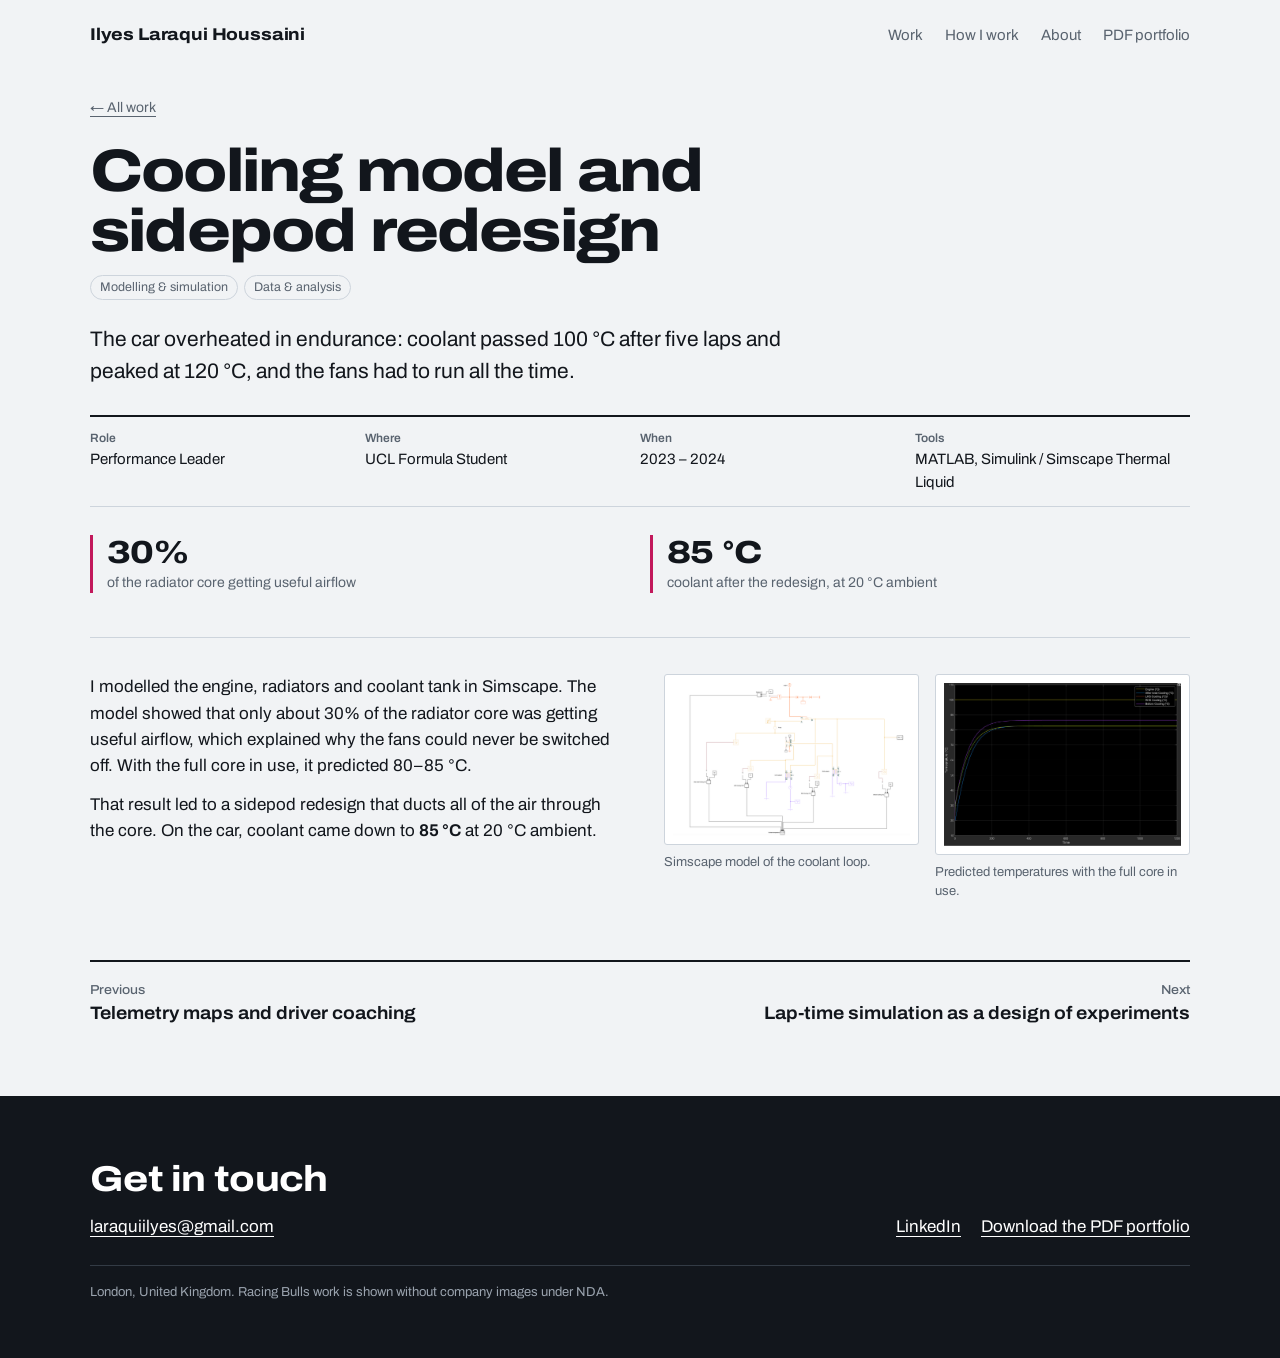
<file: projects/cooling-model.html>
<!doctype html>
<html lang="en">
<head>
<meta charset="utf-8">
<meta name="viewport" content="width=device-width, initial-scale=1">
<title>Cooling model and sidepod redesign – Ilyes Laraqui Houssaini</title>
<meta name="description" content="A Simscape model that found why the car overheated, leading to a sidepod redesign that brought coolant down from 120 °C to 85 °C.">
<link rel="preconnect" href="https://fonts.googleapis.com">
<link rel="preconnect" href="https://fonts.gstatic.com" crossorigin>
<link href="https://fonts.googleapis.com/css2?family=Archivo:wdth,wght@62..125,400..800&display=swap" rel="stylesheet">
<link rel="stylesheet" href="../style.css">
</head>
<body>
<a class="skip" href="#main">Skip to content</a>
<header class="site">
 <a class="mark" href="../index.html">Ilyes Laraqui Houssaini</a>
 <nav aria-label="Main">
  <a href="../index.html#work">Work</a>
  <a href="../index.html#method">How I work</a>
  <a href="../index.html#about">About</a>
  <a href="../Ilyes_Laraqui_Houssaini_Portfolio.pdf" download>PDF portfolio</a>
 </nav>
</header>

<main id="main" class="pj">
 <p class="back"><a href="../index.html#work">All work</a></p>
 <h1>Cooling model and sidepod redesign</h1>
 <ul class="tags" aria-label="Skills"><li><a href="../index.html#modelling">Modelling & simulation</a></li><li><a href="../index.html#data">Data & analysis</a></li></ul>
 <p class="lede">The car overheated in endurance: coolant passed 100 °C after five laps and peaked at 120 °C, and the fans had to run all the time.</p>
 <dl class="meta"><div><dt>Role</dt><dd>Performance Leader</dd></div><div><dt>Where</dt><dd>UCL Formula Student</dd></div><div><dt>When</dt><dd>2023 – 2024</dd></div><div><dt>Tools</dt><dd>MATLAB, Simulink / Simscape Thermal Liquid</dd></div></dl>
 <dl class="nums"><div><dt>30%</dt><dd>of the radiator core getting useful airflow</dd></div><div><dt>85 °C</dt><dd>coolant after the redesign, at 20 °C ambient</dd></div></dl>
 <div class="body">
<section class="two">
 <div>
  <p>I modelled the engine, radiators and coolant tank in Simscape. The model showed that only about 30% of the radiator core was getting useful airflow, which explained why the fans could never be switched off. With the full core in use, it predicted 80–85 °C.</p>
  <p>That result led to a sidepod redesign that ducts all of the air through the core. On the car, coolant came down to <b>85 °C</b> at 20 °C ambient.</p>
 </div>
 <div class="pair"><figure class=""><div class="frame"><img src="../img/simulink.png" alt="Simscape model of the coolant loop." loading="lazy" class="contain"></div><figcaption>Simscape model of the coolant loop.</figcaption></figure><figure class=""><div class="frame"><img src="../img/cooling-results.jpg" alt="Predicted temperatures with the full core in use." loading="lazy" class="contain"></div><figcaption>Predicted temperatures with the full core in use.</figcaption></figure></div>
</section>
</div>
 <nav class="pager" aria-label="More projects">
  <a href="telemetry-driver-coaching.html"><span>Previous</span>Telemetry maps and driver coaching</a>
  <a href="lap-time-simulation.html"><span>Next</span>Lap-time simulation as a design of experiments</a>
 </nav>
</main>
<script>
if (window.matchMedia && matchMedia('(prefers-reduced-motion: reduce)').matches) {
  document.querySelectorAll('video[autoplay]').forEach(function (v) { v.removeAttribute('autoplay'); v.pause(); v.controls = true; });
}
</script>

<footer class="site" id="contact">
 <div>
  <p class="big">Get in touch</p>
  <p><a href="mailto:laraquiilyes@gmail.com">laraquiilyes@gmail.com</a></p>
 </div>
 <ul>
  <li><a href="https://www.linkedin.com/in/ilyes-laraqui-houssa%C3%AFni-b3003a238" rel="me">LinkedIn</a></li>
  <li><a href="../Ilyes_Laraqui_Houssaini_Portfolio.pdf" download>Download the PDF portfolio</a></li>
 </ul>
 <p class="small">London, United Kingdom. Racing Bulls work is shown without company images under NDA.</p>
</footer>
</body>
</html>
</file>
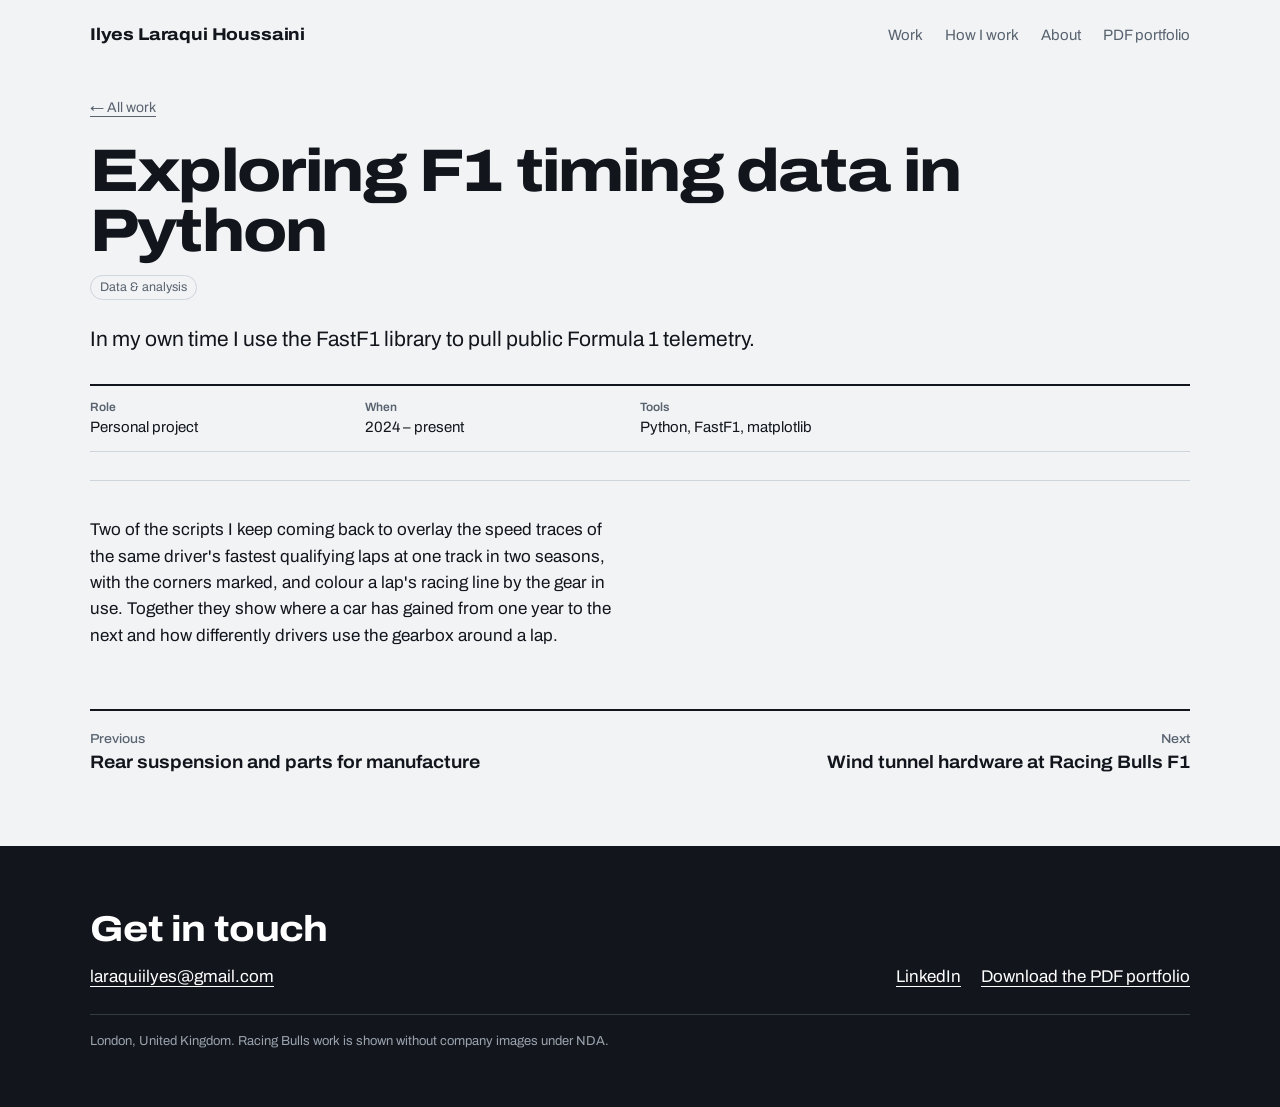
<file: projects/f1-data-python.html>
<!doctype html>
<html lang="en">
<head>
<meta charset="utf-8">
<meta name="viewport" content="width=device-width, initial-scale=1">
<title>Exploring F1 timing data in Python – Ilyes Laraqui Houssaini</title>
<meta name="description" content="A personal project using the FastF1 library to compare laps and gear use from public F1 telemetry.">
<link rel="preconnect" href="https://fonts.googleapis.com">
<link rel="preconnect" href="https://fonts.gstatic.com" crossorigin>
<link href="https://fonts.googleapis.com/css2?family=Archivo:wdth,wght@62..125,400..800&display=swap" rel="stylesheet">
<link rel="stylesheet" href="../style.css">
</head>
<body>
<a class="skip" href="#main">Skip to content</a>
<header class="site">
 <a class="mark" href="../index.html">Ilyes Laraqui Houssaini</a>
 <nav aria-label="Main">
  <a href="../index.html#work">Work</a>
  <a href="../index.html#method">How I work</a>
  <a href="../index.html#about">About</a>
  <a href="../Ilyes_Laraqui_Houssaini_Portfolio.pdf" download>PDF portfolio</a>
 </nav>
</header>

<main id="main" class="pj">
 <p class="back"><a href="../index.html#work">All work</a></p>
 <h1>Exploring F1 timing data in Python</h1>
 <ul class="tags" aria-label="Skills"><li><a href="../index.html#data">Data & analysis</a></li></ul>
 <p class="lede">In my own time I use the FastF1 library to pull public Formula 1 telemetry.</p>
 <dl class="meta"><div><dt>Role</dt><dd>Personal project</dd></div><div><dt>When</dt><dd>2024 – present</dd></div><div><dt>Tools</dt><dd>Python, FastF1, matplotlib</dd></div></dl>
 
 <div class="body">
<section class="two">
 <div><p>Two of the scripts I keep coming back to overlay the speed traces of the same driver's fastest qualifying laps at one track in two seasons, with the corners marked, and colour a lap's racing line by the gear in use. Together they show where a car has gained from one year to the next and how differently drivers use the gearbox around a lap.</p></div>
 <div></div>
</section>
</div>
 <nav class="pager" aria-label="More projects">
  <a href="rear-suspension-and-parts.html"><span>Previous</span>Rear suspension and parts for manufacture</a>
  <a href="racing-bulls-wind-tunnel.html"><span>Next</span>Wind tunnel hardware at Racing Bulls F1</a>
 </nav>
</main>
<script>
if (window.matchMedia && matchMedia('(prefers-reduced-motion: reduce)').matches) {
  document.querySelectorAll('video[autoplay]').forEach(function (v) { v.removeAttribute('autoplay'); v.pause(); v.controls = true; });
}
</script>

<footer class="site" id="contact">
 <div>
  <p class="big">Get in touch</p>
  <p><a href="mailto:laraquiilyes@gmail.com">laraquiilyes@gmail.com</a></p>
 </div>
 <ul>
  <li><a href="https://www.linkedin.com/in/ilyes-laraqui-houssa%C3%AFni-b3003a238" rel="me">LinkedIn</a></li>
  <li><a href="../Ilyes_Laraqui_Houssaini_Portfolio.pdf" download>Download the PDF portfolio</a></li>
 </ul>
 <p class="small">London, United Kingdom. Racing Bulls work is shown without company images under NDA.</p>
</footer>
</body>
</html>
</file>
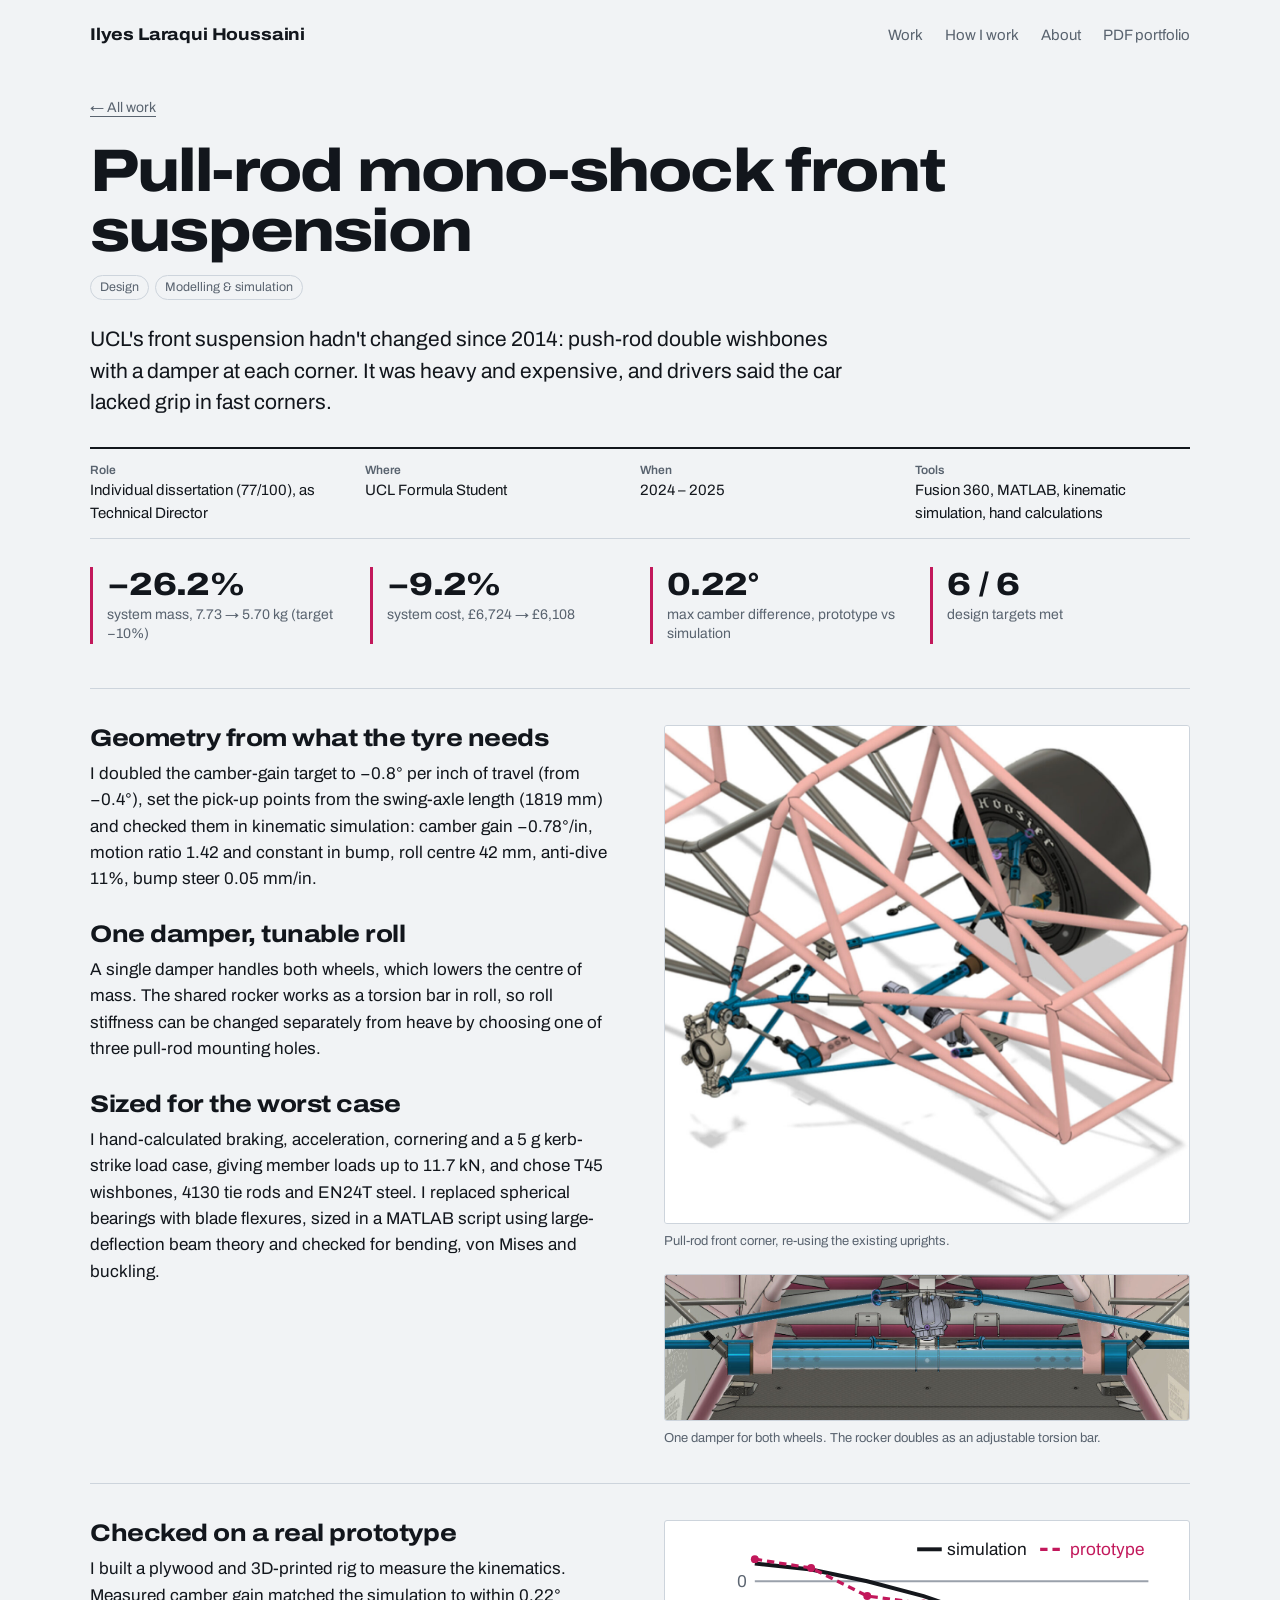
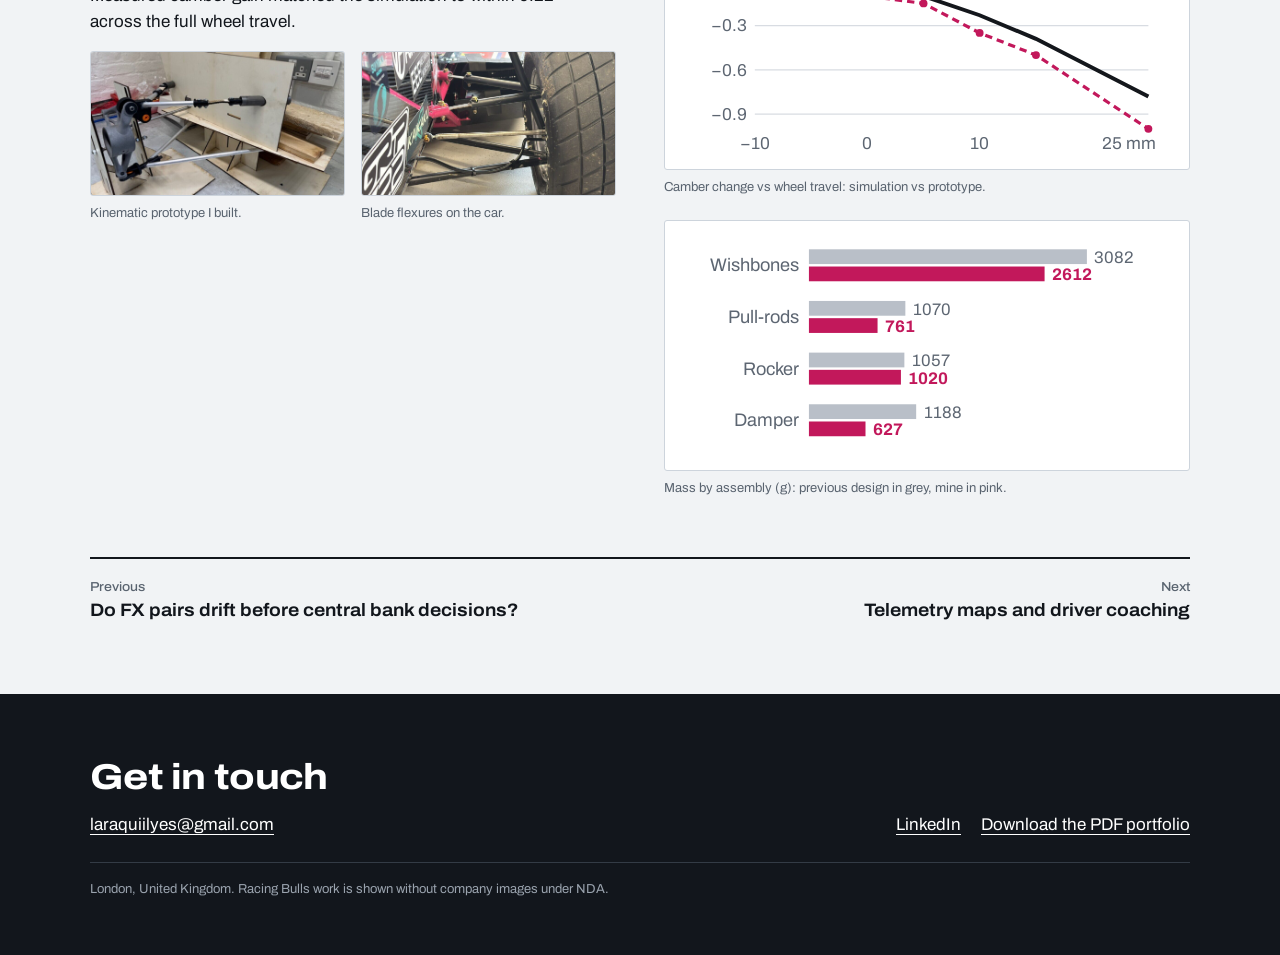
<file: projects/front-suspension.html>
<!doctype html>
<html lang="en">
<head>
<meta charset="utf-8">
<meta name="viewport" content="width=device-width, initial-scale=1">
<title>Pull-rod mono-shock front suspension – Ilyes Laraqui Houssaini</title>
<meta name="description" content="My dissertation for the UCL Formula Student car: one damper for both wheels, flexures instead of bearings, and a prototype to check the kinematics.">
<link rel="preconnect" href="https://fonts.googleapis.com">
<link rel="preconnect" href="https://fonts.gstatic.com" crossorigin>
<link href="https://fonts.googleapis.com/css2?family=Archivo:wdth,wght@62..125,400..800&display=swap" rel="stylesheet">
<link rel="stylesheet" href="../style.css">
</head>
<body>
<a class="skip" href="#main">Skip to content</a>
<header class="site">
 <a class="mark" href="../index.html">Ilyes Laraqui Houssaini</a>
 <nav aria-label="Main">
  <a href="../index.html#work">Work</a>
  <a href="../index.html#method">How I work</a>
  <a href="../index.html#about">About</a>
  <a href="../Ilyes_Laraqui_Houssaini_Portfolio.pdf" download>PDF portfolio</a>
 </nav>
</header>

<main id="main" class="pj">
 <p class="back"><a href="../index.html#work">All work</a></p>
 <h1>Pull-rod mono-shock front suspension</h1>
 <ul class="tags" aria-label="Skills"><li><a href="../index.html#design">Design</a></li><li><a href="../index.html#modelling">Modelling & simulation</a></li></ul>
 <p class="lede">UCL's front suspension hadn't changed since 2014: push-rod double wishbones with a damper at each corner. It was heavy and expensive, and drivers said the car lacked grip in fast corners.</p>
 <dl class="meta"><div><dt>Role</dt><dd>Individual dissertation (77/100), as Technical Director</dd></div><div><dt>Where</dt><dd>UCL Formula Student</dd></div><div><dt>When</dt><dd>2024 – 2025</dd></div><div><dt>Tools</dt><dd>Fusion 360, MATLAB, kinematic simulation, hand calculations</dd></div></dl>
 <dl class="nums"><div><dt>−26.2%</dt><dd>system mass, 7.73 → 5.70 kg (target −10%)</dd></div><div><dt>−9.2%</dt><dd>system cost, £6,724 → £6,108</dd></div><div><dt>0.22°</dt><dd>max camber difference, prototype vs simulation</dd></div><div><dt>6 / 6</dt><dd>design targets met</dd></div></dl>
 <div class="body">
<section class="two">
 <div>
  <h2>Geometry from what the tyre needs</h2>
  <p>I doubled the camber-gain target to −0.8° per inch of travel (from −0.4°), set the pick-up points from the swing-axle length (1819 mm) and checked them in kinematic simulation: camber gain −0.78°/in, motion ratio 1.42 and constant in bump, roll centre 42 mm, anti-dive 11%, bump steer 0.05 mm/in.</p>
  <h2>One damper, tunable roll</h2>
  <p>A single damper handles both wheels, which lowers the centre of mass. The shared rocker works as a torsion bar in roll, so roll stiffness can be changed separately from heave by choosing one of three pull-rod mounting holes.</p>
  <h2>Sized for the worst case</h2>
  <p>I hand-calculated braking, acceleration, cornering and a 5 g kerb-strike load case, giving member loads up to 11.7 kN, and chose T45 wishbones, 4130 tie rods and EN24T steel. I replaced spherical bearings with blade flexures, sized in a MATLAB script using large-deflection beam theory and checked for bending, von Mises and buckling.</p>
 </div>
 <div class="stack">
  <figure class=""><div class="frame"><img src="../img/front-corner.jpg" alt="Pull-rod front corner, re-using the existing uprights." loading="lazy"></div><figcaption>Pull-rod front corner, re-using the existing uprights.</figcaption></figure>
  <figure class="wide"><div class="frame"><img src="../img/rocker.jpg" alt="One damper for both wheels. The rocker doubles as an adjustable torsion bar." loading="lazy"></div><figcaption>One damper for both wheels. The rocker doubles as an adjustable torsion bar.</figcaption></figure>
 </div>
</section>
<section class="two">
 <div>
  <h2>Checked on a real prototype</h2>
  <p>I built a plywood and 3D-printed rig to measure the kinematics. Measured camber gain matched the simulation to within 0.22° across the full wheel travel.</p>
  <div class="pair"><figure class=""><div class="frame"><img src="../img/prototype.jpg" alt="Kinematic prototype I built." loading="lazy"></div><figcaption>Kinematic prototype I built.</figcaption></figure><figure class=""><div class="frame"><img src="../img/flexures.jpg" alt="Blade flexures on the car." loading="lazy"></div><figcaption>Blade flexures on the car.</figcaption></figure></div>
 </div>
 <div class="stack">
  <figure class="svg chart"><div class="frame"><svg viewBox="0 0 200 88" font-size="7">
            <g stroke="#d8dce2" stroke-width=".5">
              <line x1="30" y1="36" x2="190" y2="36"/><line x1="30" y1="54" x2="190" y2="54"/><line x1="30" y1="72" x2="190" y2="72"/>
            </g>
            <line x1="30" y1="18" x2="190" y2="18" stroke="#9aa1ab" stroke-width=".8"/>
            <g fill="#5d6672" text-anchor="end"><text x="27" y="20.4">0</text><text x="27" y="38.4">−0.3</text><text x="27" y="56.4">−0.6</text><text x="27" y="74.4">−0.9</text></g>
            <g fill="#5d6672" text-anchor="middle"><text x="30" y="86">−10</text><text x="75.7" y="86">0</text><text x="121.4" y="86">10</text><text x="182" y="86">25 mm</text></g>
            <polyline fill="none" stroke="#14171c" stroke-width="1.6" points="30,10.8 52.9,13.2 75.7,18 98.6,24 121.4,31.8 144.3,41.4 190,64.8"/>
            <polyline fill="none" stroke="#c2185b" stroke-width="1.3" stroke-dasharray="3 2" points="30,9 52.9,12.6 75.7,24 98.6,27 121.4,39 144.3,48 190,78"/>
            <g fill="#c2185b"><circle cx="30" cy="9" r="1.6"/><circle cx="52.9" cy="12.6" r="1.6"/><circle cx="75.7" cy="24" r="1.6"/><circle cx="98.6" cy="27" r="1.6"/><circle cx="121.4" cy="39" r="1.6"/><circle cx="144.3" cy="48" r="1.6"/><circle cx="190" cy="78" r="1.6"/></g>
            <line x1="96" y1="5" x2="106" y2="5" stroke="#14171c" stroke-width="1.6"/><text x="108" y="7.4" fill="#14171c">simulation</text>
            <line x1="146" y1="5" x2="156" y2="5" stroke="#c2185b" stroke-width="1.3" stroke-dasharray="3 2"/><text x="158" y="7.4" fill="#c2185b">prototype</text>
          </svg></div><figcaption>Camber change vs wheel travel: simulation vs prototype.</figcaption></figure>
  <figure class="svg chart"><div class="frame"><svg viewBox="0 0 200 88" font-size="7.4">
            <g fill="#5d6672" text-anchor="end">
              <text x="48" y="14">Wishbones</text><text x="48" y="35">Pull-rods</text><text x="48" y="56">Rocker</text><text x="48" y="77">Damper</text>
            </g>
            <rect x="52" y="5" width="113" height="6" fill="#b9bfc8"/><rect x="52" y="12" width="95.8" height="6" fill="#c2185b"/>
            <rect x="52" y="26" width="39.2" height="6" fill="#b9bfc8"/><rect x="52" y="33" width="27.9" height="6" fill="#c2185b"/>
            <rect x="52" y="47" width="38.8" height="6" fill="#b9bfc8"/><rect x="52" y="54" width="37.4" height="6" fill="#c2185b"/>
            <rect x="52" y="68" width="43.6" height="6" fill="#b9bfc8"/><rect x="52" y="75" width="23" height="6" fill="#c2185b"/>
            <g fill="#5d6672" font-size="6.8">
              <text x="168" y="10.6">3082</text><text x="150.8" y="17.6" font-weight="700" fill="#c2185b">2612</text>
              <text x="94.2" y="31.6">1070</text><text x="82.9" y="38.6" font-weight="700" fill="#c2185b">761</text>
              <text x="93.8" y="52.6">1057</text><text x="92.4" y="59.6" font-weight="700" fill="#c2185b">1020</text>
              <text x="98.6" y="73.6">1188</text><text x="78" y="80.6" font-weight="700" fill="#c2185b">627</text>
            </g>
          </svg></div><figcaption>Mass by assembly (g): previous design in grey, mine in pink.</figcaption></figure>
 </div>
</section>
</div>
 <nav class="pager" aria-label="More projects">
  <a href="fx-central-bank-drift.html"><span>Previous</span>Do FX pairs drift before central bank decisions?</a>
  <a href="telemetry-driver-coaching.html"><span>Next</span>Telemetry maps and driver coaching</a>
 </nav>
</main>
<script>
if (window.matchMedia && matchMedia('(prefers-reduced-motion: reduce)').matches) {
  document.querySelectorAll('video[autoplay]').forEach(function (v) { v.removeAttribute('autoplay'); v.pause(); v.controls = true; });
}
</script>

<footer class="site" id="contact">
 <div>
  <p class="big">Get in touch</p>
  <p><a href="mailto:laraquiilyes@gmail.com">laraquiilyes@gmail.com</a></p>
 </div>
 <ul>
  <li><a href="https://www.linkedin.com/in/ilyes-laraqui-houssa%C3%AFni-b3003a238" rel="me">LinkedIn</a></li>
  <li><a href="../Ilyes_Laraqui_Houssaini_Portfolio.pdf" download>Download the PDF portfolio</a></li>
 </ul>
 <p class="small">London, United Kingdom. Racing Bulls work is shown without company images under NDA.</p>
</footer>
</body>
</html>
</file>
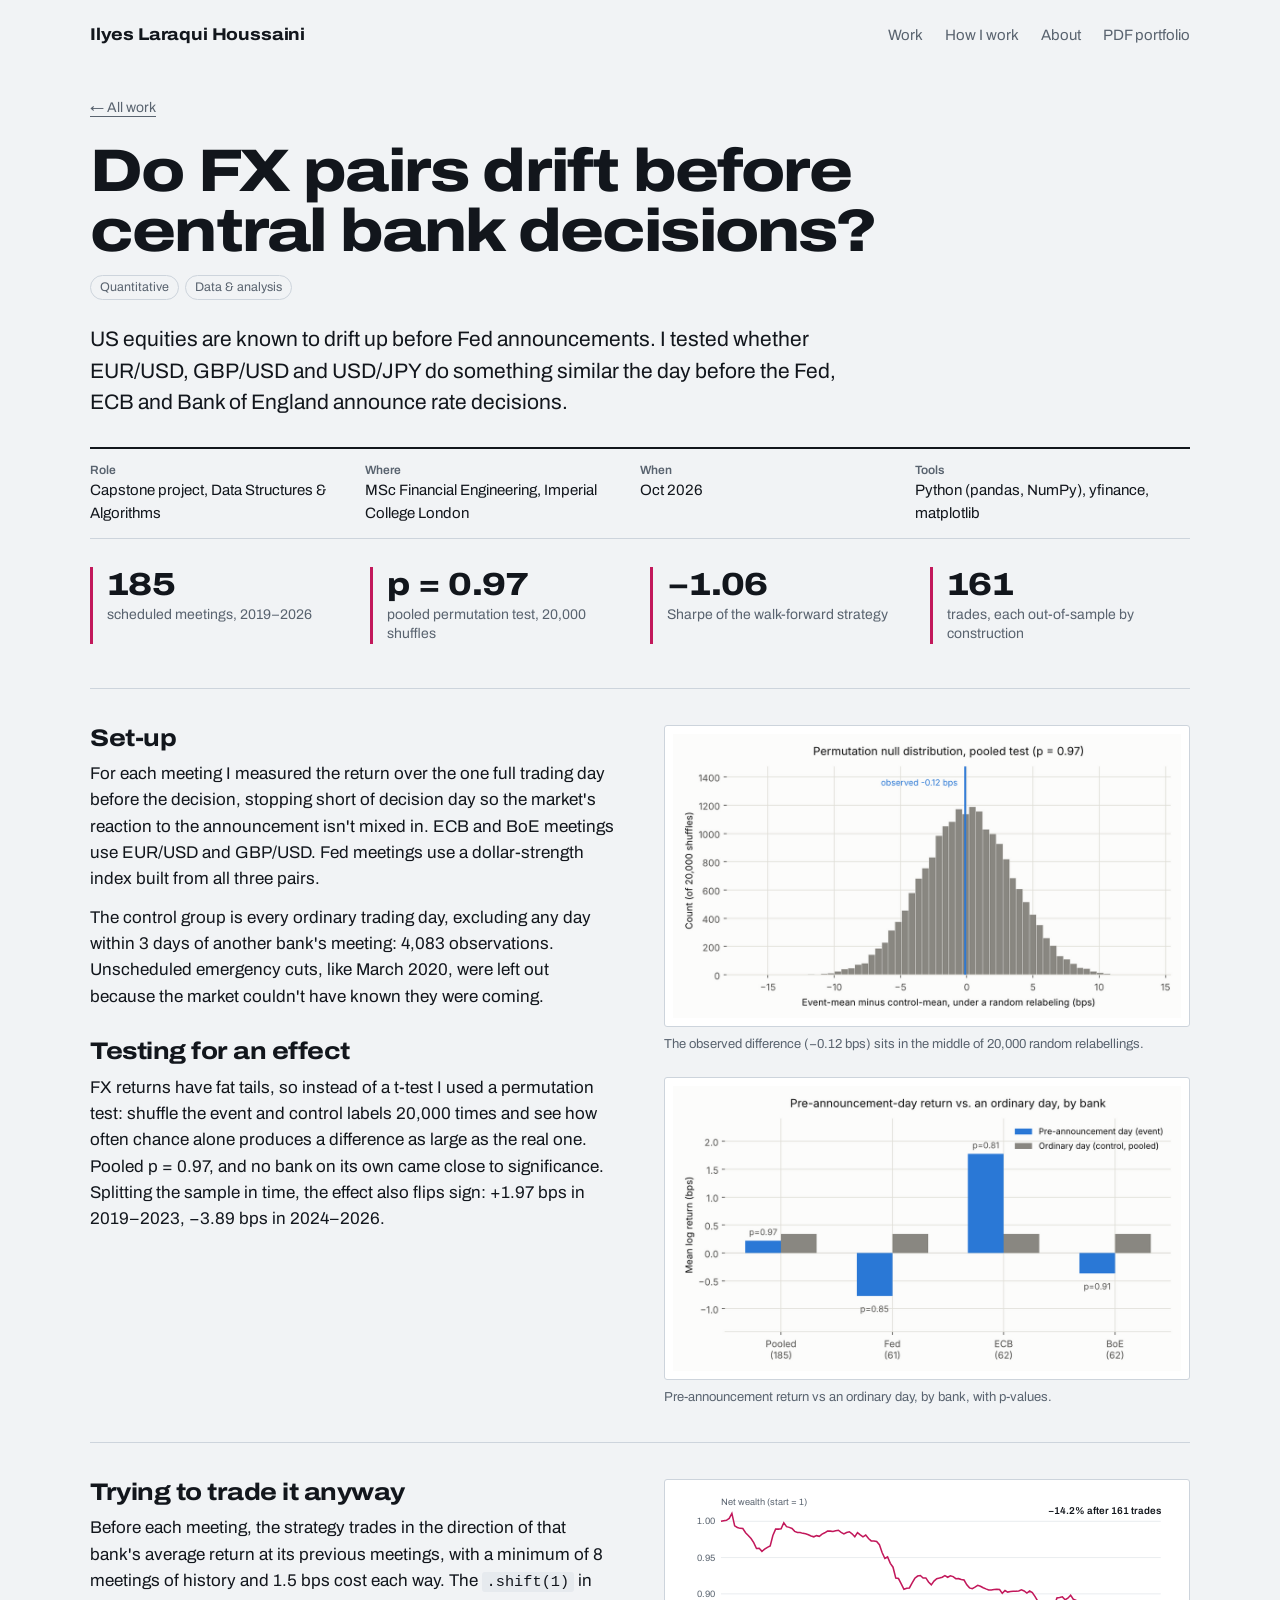
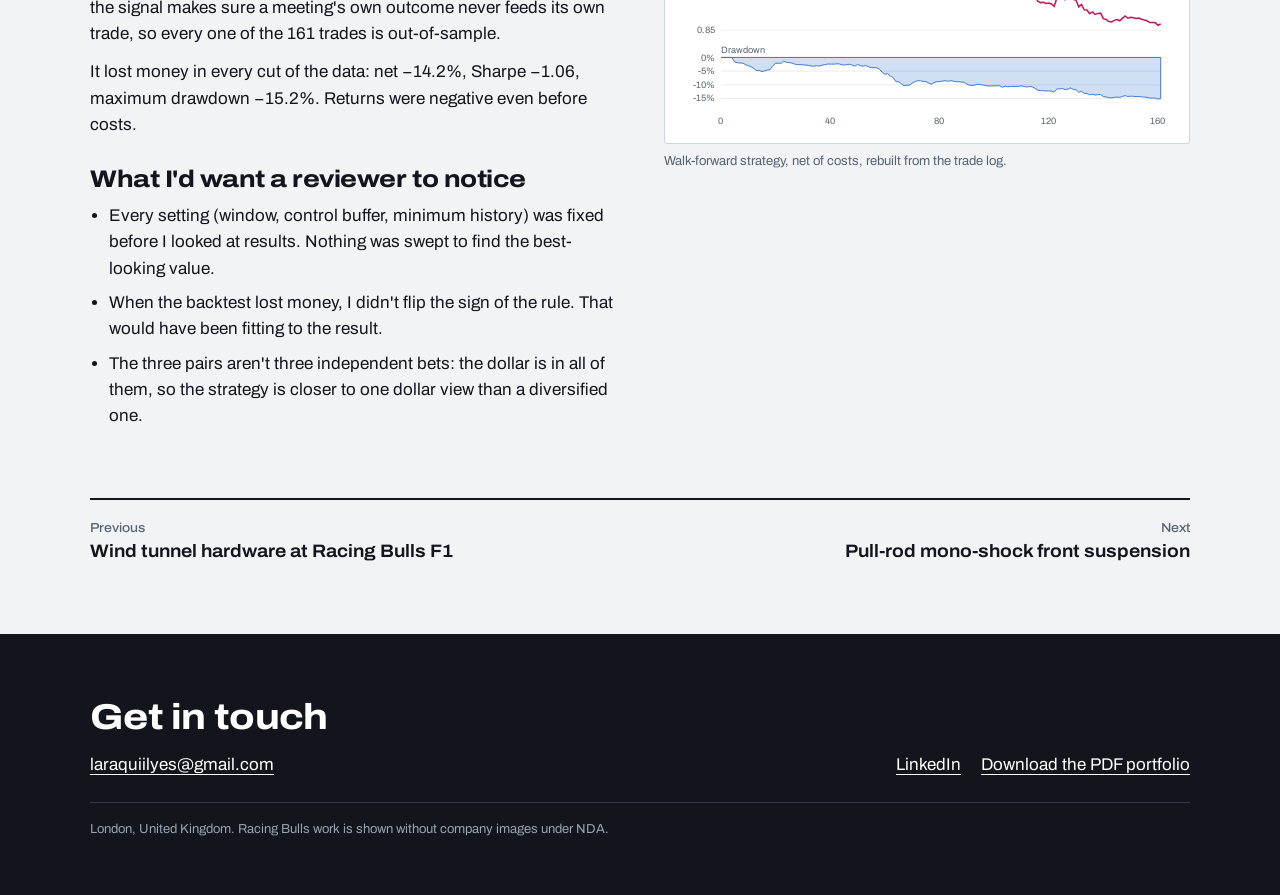
<file: projects/fx-central-bank-drift.html>
<!doctype html>
<html lang="en">
<head>
<meta charset="utf-8">
<meta name="viewport" content="width=device-width, initial-scale=1">
<title>Do FX pairs drift before central bank decisions? – Ilyes Laraqui Houssaini</title>
<meta name="description" content="An event study on 185 Fed, ECB and BoE meetings with a permutation test and a walk-forward backtest. The answer was no, and the work shows how I made sure of it.">
<link rel="preconnect" href="https://fonts.googleapis.com">
<link rel="preconnect" href="https://fonts.gstatic.com" crossorigin>
<link href="https://fonts.googleapis.com/css2?family=Archivo:wdth,wght@62..125,400..800&display=swap" rel="stylesheet">
<link rel="stylesheet" href="../style.css">
</head>
<body>
<a class="skip" href="#main">Skip to content</a>
<header class="site">
 <a class="mark" href="../index.html">Ilyes Laraqui Houssaini</a>
 <nav aria-label="Main">
  <a href="../index.html#work">Work</a>
  <a href="../index.html#method">How I work</a>
  <a href="../index.html#about">About</a>
  <a href="../Ilyes_Laraqui_Houssaini_Portfolio.pdf" download>PDF portfolio</a>
 </nav>
</header>

<main id="main" class="pj">
 <p class="back"><a href="../index.html#work">All work</a></p>
 <h1>Do FX pairs drift before central bank decisions?</h1>
 <ul class="tags" aria-label="Skills"><li><a href="../index.html#quant">Quantitative</a></li><li><a href="../index.html#data">Data & analysis</a></li></ul>
 <p class="lede">US equities are known to drift up before Fed announcements. I tested whether EUR/USD, GBP/USD and USD/JPY do something similar the day before the Fed, ECB and Bank of England announce rate decisions.</p>
 <dl class="meta"><div><dt>Role</dt><dd>Capstone project, Data Structures & Algorithms</dd></div><div><dt>Where</dt><dd>MSc Financial Engineering, Imperial College London</dd></div><div><dt>When</dt><dd>Oct 2026</dd></div><div><dt>Tools</dt><dd>Python (pandas, NumPy), yfinance, matplotlib</dd></div></dl>
 <dl class="nums"><div><dt>185</dt><dd>scheduled meetings, 2019–2026</dd></div><div><dt>p = 0.97</dt><dd>pooled permutation test, 20,000 shuffles</dd></div><div><dt>−1.06</dt><dd>Sharpe of the walk-forward strategy</dd></div><div><dt>161</dt><dd>trades, each out-of-sample by construction</dd></div></dl>
 <div class="body">
<section class="two">
 <div>
  <h2>Set-up</h2>
  <p>For each meeting I measured the return over the one full trading day before the decision, stopping short of decision day so the market's reaction to the announcement isn't mixed in. ECB and BoE meetings use EUR/USD and GBP/USD. Fed meetings use a dollar-strength index built from all three pairs.</p>
  <p>The control group is every ordinary trading day, excluding any day within 3 days of another bank's meeting: 4,083 observations. Unscheduled emergency cuts, like March 2020, were left out because the market couldn't have known they were coming.</p>
  <h2>Testing for an effect</h2>
  <p>FX returns have fat tails, so instead of a t-test I used a permutation test: shuffle the event and control labels 20,000 times and see how often chance alone produces a difference as large as the real one. Pooled p = 0.97, and no bank on its own came close to significance. Splitting the sample in time, the effect also flips sign: +1.97 bps in 2019–2023, −3.89 bps in 2024–2026.</p>
 </div>
 <div class="stack">
  <figure class=""><div class="frame"><img src="../img/fx-null.png" alt="The observed difference (−0.12 bps) sits in the middle of 20,000 random relabellings." loading="lazy" class="contain"></div><figcaption>The observed difference (−0.12 bps) sits in the middle of 20,000 random relabellings.</figcaption></figure>
  <figure class=""><div class="frame"><img src="../img/fx-by-bank.png" alt="Pre-announcement return vs an ordinary day, by bank, with p-values." loading="lazy" class="contain"></div><figcaption>Pre-announcement return vs an ordinary day, by bank, with p-values.</figcaption></figure>
 </div>
</section>
<section class="two">
 <div>
  <h2>Trying to trade it anyway</h2>
  <p>Before each meeting, the strategy trades in the direction of that bank's average return at its previous meetings, with a minimum of 8 meetings of history and 1.5 bps cost each way. The <code>.shift(1)</code> in the signal makes sure a meeting's own outcome never feeds its own trade, so every one of the 161 trades is out-of-sample.</p>
  <p>It lost money in every cut of the data: net −14.2%, Sharpe −1.06, maximum drawdown −15.2%. Returns were negative even before costs.</p>
  <h2>What I'd want a reviewer to notice</h2>
  <ul>
   <li>Every setting (window, control buffer, minimum history) was fixed before I looked at results. Nothing was swept to find the best-looking value.</li>
   <li>When the backtest lost money, I didn't flip the sign of the rule. That would have been fitting to the result.</li>
   <li>The three pairs aren't three independent bets: the dollar is in all of them, so the strategy is closer to one dollar view than a diversified one.</li>
  </ul>
 </div>
 <figure class="svg chart"><div class="frame"><svg viewBox="0 0 640 300" role="img" aria-label="Cumulative net wealth fell from 1.00 to 0.86 over 161 trades; maximum drawdown 15.2%">
<line x1="52" x2="624" y1="32.9" y2="32.9" class="grid"/>
<text x="44" y="36.9" text-anchor="end" class="ax">1.00</text>
<line x1="52" x2="624" y1="80.1" y2="80.1" class="grid"/>
<text x="44" y="84.1" text-anchor="end" class="ax">0.95</text>
<line x1="52" x2="624" y1="127.3" y2="127.3" class="grid"/>
<text x="44" y="131.3" text-anchor="end" class="ax">0.90</text>
<line x1="52" x2="624" y1="174.6" y2="174.6" class="grid"/>
<text x="44" y="178.6" text-anchor="end" class="ax">0.85</text>
<polyline points="52.0,32.9 55.6,32.1 59.1,31.7 62.7,29.2 66.2,22.6 69.8,38.8 73.3,41.0 76.9,42.1 80.4,42.4 84.0,47.8 87.5,51.3 91.1,55.3 94.6,60.7 98.2,68.3 101.7,67.9 105.3,72.0 108.8,69.2 112.4,66.8 116.0,65.0 119.5,51.3 123.1,43.1 126.6,43.1 130.2,42.7 133.7,34.9 137.3,39.9 140.8,40.8 144.4,42.2 147.9,46.0 151.5,47.5 155.0,47.4 158.6,48.6 162.1,49.2 165.7,50.4 169.2,52.1 172.8,53.1 176.3,51.6 179.9,52.5 183.5,49.5 187.0,47.9 190.6,45.6 194.1,45.7 197.7,46.2 201.2,45.3 204.8,44.5 208.3,47.3 211.9,49.4 215.4,47.5 219.0,46.5 222.5,49.2 226.1,53.0 229.6,47.7 233.2,50.6 236.7,53.2 240.3,50.8 243.9,55.4 247.4,58.4 251.0,58.4 254.5,59.2 258.1,63.4 261.6,73.5 265.2,81.3 268.7,79.3 272.3,87.6 275.8,92.6 279.4,106.8 282.9,107.4 286.5,114.3 290.0,121.4 293.6,119.9 297.1,119.6 300.7,112.9 304.2,107.0 307.8,104.1 311.4,103.4 314.9,106.7 318.5,106.6 322.0,111.9 325.6,115.6 329.1,110.7 332.7,107.5 336.2,106.8 339.8,105.6 343.3,103.6 346.9,105.7 350.4,103.7 354.0,104.9 357.5,107.6 361.1,107.5 364.6,108.5 368.2,109.3 371.8,115.5 375.3,119.5 378.9,120.6 382.4,118.6 386.0,116.2 389.5,117.4 393.1,119.3 396.6,120.8 400.2,122.2 403.7,122.2 407.3,121.7 410.8,121.3 414.4,121.7 417.9,126.7 421.5,122.9 425.0,125.0 428.6,124.3 432.1,123.8 435.7,123.9 439.3,123.5 442.8,122.1 446.4,123.5 449.9,126.2 453.5,123.6 457.0,125.7 460.6,130.9 464.1,136.8 467.7,138.7 471.2,138.4 474.8,139.9 478.3,139.1 481.9,140.5 485.4,143.7 489.0,132.6 492.5,132.1 496.1,131.2 499.7,134.9 503.2,132.9 506.8,129.0 510.3,134.3 513.9,135.6 517.4,144.2 521.0,141.1 524.5,148.0 528.1,148.2 531.6,153.1 535.2,150.8 538.7,154.1 542.3,152.7 545.8,152.4 549.4,159.6 552.9,160.6 556.5,163.4 560.0,163.9 563.6,161.8 567.2,160.8 570.7,162.3 574.3,158.8 577.8,156.1 581.4,159.0 584.9,157.8 588.5,158.4 592.0,159.3 595.6,158.9 599.1,160.4 602.7,161.2 606.2,162.3 609.8,164.6 613.3,164.5 616.9,164.7 620.4,168.1 624.0,166.5" fill="none" class="line-a" stroke-width="2"/>
<text x="624" y="24" text-anchor="end" class="lab">−14.2% after 161 trades</text>
<text x="52" y="12" class="ax">Net wealth (start = 1)</text>
<line x1="52" x2="624" y1="210.0" y2="210.0" class="grid"/>
<text x="44" y="214.0" text-anchor="end" class="ax">0%</text>
<line x1="52" x2="624" y1="227.8" y2="227.8" class="grid"/>
<text x="44" y="231.8" text-anchor="end" class="ax">-5%</text>
<line x1="52" x2="624" y1="245.6" y2="245.6" class="grid"/>
<text x="44" y="249.6" text-anchor="end" class="ax">-10%</text>
<line x1="52" x2="624" y1="263.3" y2="263.3" class="grid"/>
<text x="44" y="267.3" text-anchor="end" class="ax">-15%</text>
<path d="M52.0,210.0 L52.0,210.0 L55.6,210.0 L59.1,210.0 L62.7,210.0 L66.2,210.0 L69.8,216.0 L73.3,216.8 L76.9,217.3 L80.4,217.4 L84.0,219.4 L87.5,220.7 L91.1,222.2 L94.6,224.2 L98.2,227.0 L101.7,226.9 L105.3,228.4 L108.8,227.4 L112.4,226.5 L116.0,225.8 L119.5,220.7 L123.1,217.6 L126.6,217.6 L130.2,217.5 L133.7,214.6 L137.3,216.4 L140.8,216.8 L144.4,217.3 L147.9,218.7 L151.5,219.3 L155.0,219.3 L158.6,219.7 L162.1,219.9 L165.7,220.4 L169.2,221.0 L172.8,221.4 L176.3,220.8 L179.9,221.1 L183.5,220.0 L187.0,219.4 L190.6,218.6 L194.1,218.6 L197.7,218.8 L201.2,218.5 L204.8,218.2 L208.3,219.2 L211.9,220.0 L215.4,219.3 L219.0,218.9 L222.5,219.9 L226.1,221.3 L229.6,219.3 L233.2,220.4 L236.7,221.4 L240.3,220.5 L243.9,222.2 L247.4,223.3 L251.0,223.3 L254.5,223.6 L258.1,225.2 L261.6,229.0 L265.2,231.9 L268.7,231.1 L272.3,234.2 L275.8,236.1 L279.4,241.4 L282.9,241.6 L286.5,244.1 L290.0,246.8 L293.6,246.2 L297.1,246.1 L300.7,243.6 L304.2,241.4 L307.8,240.4 L311.4,240.1 L314.9,241.3 L318.5,241.3 L322.0,243.3 L325.6,244.7 L329.1,242.8 L332.7,241.6 L336.2,241.4 L339.8,240.9 L343.3,240.2 L346.9,241.0 L350.4,240.2 L354.0,240.7 L357.5,241.7 L361.1,241.6 L364.6,242.0 L368.2,242.3 L371.8,244.6 L375.3,246.1 L378.9,246.5 L382.4,245.8 L386.0,244.9 L389.5,245.3 L393.1,246.0 L396.6,246.6 L400.2,247.1 L403.7,247.1 L407.3,246.9 L410.8,246.8 L414.4,246.9 L417.9,248.8 L421.5,247.3 L425.0,248.1 L428.6,247.9 L432.1,247.7 L435.7,247.7 L439.3,247.6 L442.8,247.1 L446.4,247.6 L449.9,248.6 L453.5,247.6 L457.0,248.4 L460.6,250.3 L464.1,252.5 L467.7,253.2 L471.2,253.1 L474.8,253.7 L478.3,253.4 L481.9,253.9 L485.4,255.1 L489.0,251.0 L492.5,250.8 L496.1,250.5 L499.7,251.8 L503.2,251.1 L506.8,249.6 L510.3,251.6 L513.9,252.1 L517.4,255.3 L521.0,254.1 L524.5,256.7 L528.1,256.8 L531.6,258.6 L535.2,257.8 L538.7,259.0 L542.3,258.4 L545.8,258.3 L549.4,261.0 L552.9,261.4 L556.5,262.4 L560.0,262.6 L563.6,261.9 L567.2,261.5 L570.7,262.0 L574.3,260.7 L577.8,259.7 L581.4,260.8 L584.9,260.4 L588.5,260.6 L592.0,260.9 L595.6,260.8 L599.1,261.3 L602.7,261.6 L606.2,262.0 L609.8,262.9 L613.3,262.9 L616.9,262.9 L620.4,264.2 L624.0,263.6 L624.0,210.0 Z" class="area-b"/>
<text x="52" y="204" class="ax">Drawdown</text>
<text x="52.0" y="296" text-anchor="middle" class="ax">0</text>
<text x="194.1" y="296" text-anchor="middle" class="ax">40</text>
<text x="336.2" y="296" text-anchor="middle" class="ax">80</text>
<text x="478.3" y="296" text-anchor="middle" class="ax">120</text>
<text x="620.4" y="296" text-anchor="middle" class="ax">160</text>
<text x="338.0" y="296" text-anchor="middle" class="ax" dx="40"> </text>
</svg></div><figcaption>Walk-forward strategy, net of costs, rebuilt from the trade log.</figcaption></figure>
</section>
</div>
 <nav class="pager" aria-label="More projects">
  <a href="racing-bulls-wind-tunnel.html"><span>Previous</span>Wind tunnel hardware at Racing Bulls F1</a>
  <a href="front-suspension.html"><span>Next</span>Pull-rod mono-shock front suspension</a>
 </nav>
</main>
<script>
if (window.matchMedia && matchMedia('(prefers-reduced-motion: reduce)').matches) {
  document.querySelectorAll('video[autoplay]').forEach(function (v) { v.removeAttribute('autoplay'); v.pause(); v.controls = true; });
}
</script>

<footer class="site" id="contact">
 <div>
  <p class="big">Get in touch</p>
  <p><a href="mailto:laraquiilyes@gmail.com">laraquiilyes@gmail.com</a></p>
 </div>
 <ul>
  <li><a href="https://www.linkedin.com/in/ilyes-laraqui-houssa%C3%AFni-b3003a238" rel="me">LinkedIn</a></li>
  <li><a href="../Ilyes_Laraqui_Houssaini_Portfolio.pdf" download>Download the PDF portfolio</a></li>
 </ul>
 <p class="small">London, United Kingdom. Racing Bulls work is shown without company images under NDA.</p>
</footer>
</body>
</html>
</file>
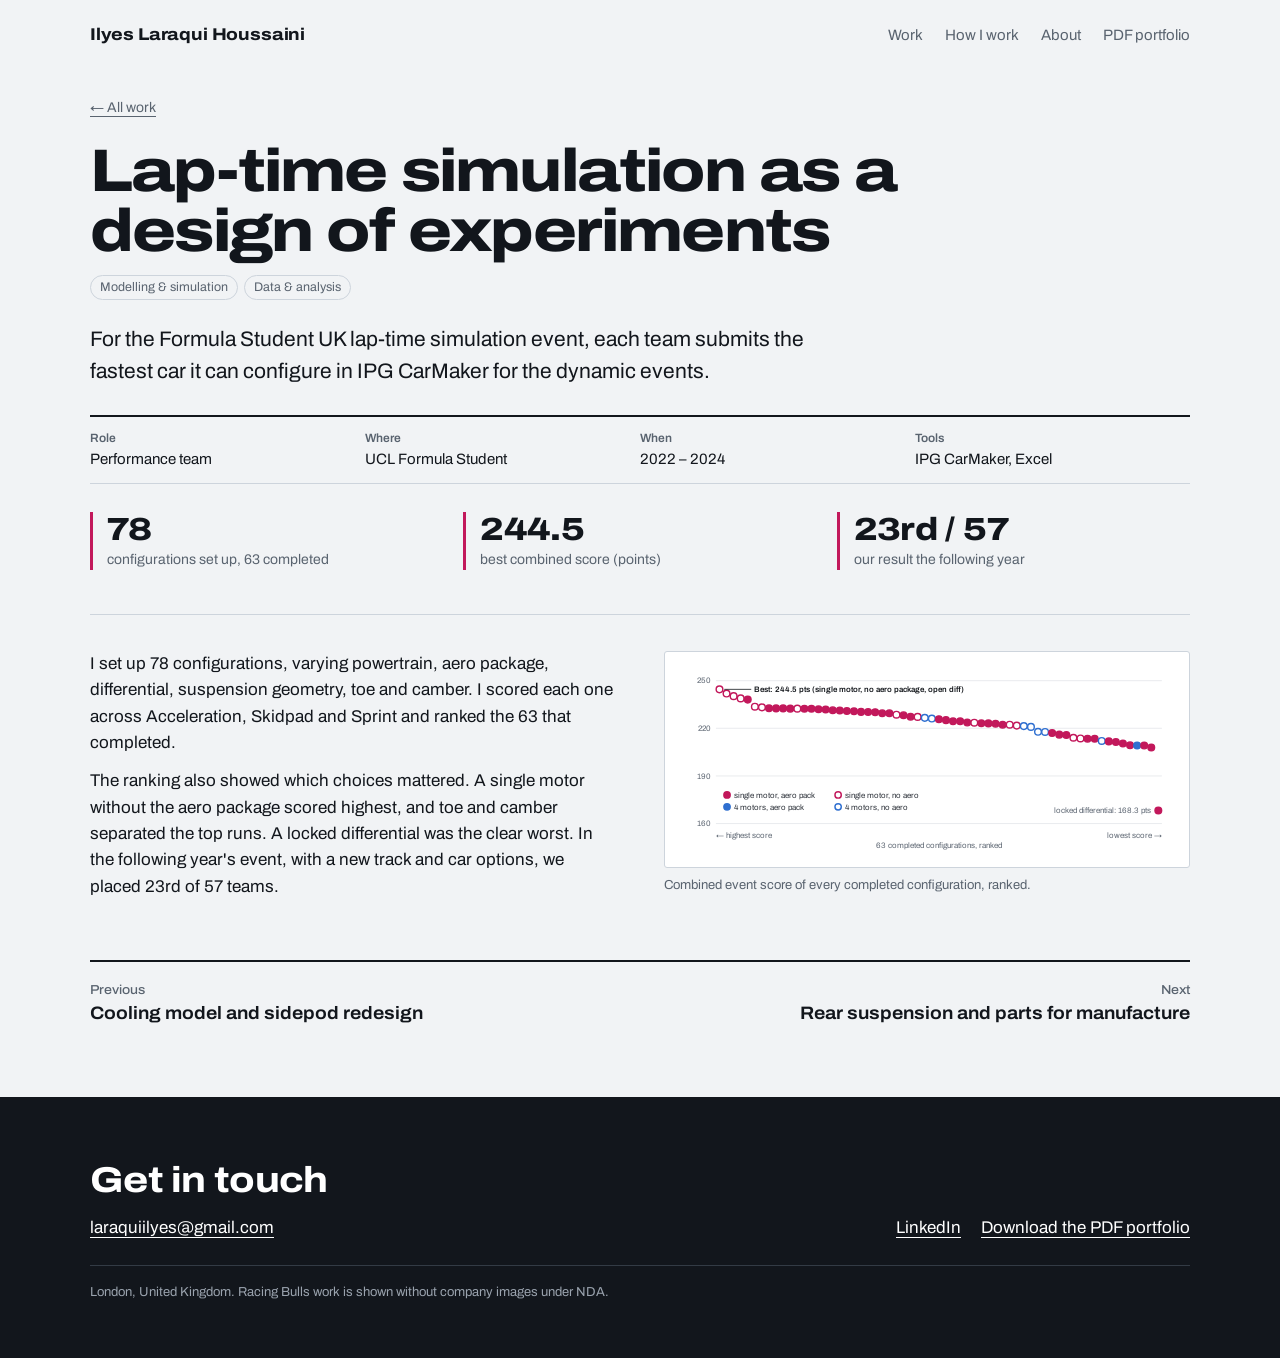
<file: projects/lap-time-simulation.html>
<!doctype html>
<html lang="en">
<head>
<meta charset="utf-8">
<meta name="viewport" content="width=device-width, initial-scale=1">
<title>Lap-time simulation as a design of experiments – Ilyes Laraqui Houssaini</title>
<meta name="description" content="78 vehicle configurations set up and scored in IPG CarMaker to choose the car for the FSUK simulation event.">
<link rel="preconnect" href="https://fonts.googleapis.com">
<link rel="preconnect" href="https://fonts.gstatic.com" crossorigin>
<link href="https://fonts.googleapis.com/css2?family=Archivo:wdth,wght@62..125,400..800&display=swap" rel="stylesheet">
<link rel="stylesheet" href="../style.css">
</head>
<body>
<a class="skip" href="#main">Skip to content</a>
<header class="site">
 <a class="mark" href="../index.html">Ilyes Laraqui Houssaini</a>
 <nav aria-label="Main">
  <a href="../index.html#work">Work</a>
  <a href="../index.html#method">How I work</a>
  <a href="../index.html#about">About</a>
  <a href="../Ilyes_Laraqui_Houssaini_Portfolio.pdf" download>PDF portfolio</a>
 </nav>
</header>

<main id="main" class="pj">
 <p class="back"><a href="../index.html#work">All work</a></p>
 <h1>Lap-time simulation as a design of experiments</h1>
 <ul class="tags" aria-label="Skills"><li><a href="../index.html#modelling">Modelling & simulation</a></li><li><a href="../index.html#data">Data & analysis</a></li></ul>
 <p class="lede">For the Formula Student UK lap-time simulation event, each team submits the fastest car it can configure in IPG CarMaker for the dynamic events.</p>
 <dl class="meta"><div><dt>Role</dt><dd>Performance team</dd></div><div><dt>Where</dt><dd>UCL Formula Student</dd></div><div><dt>When</dt><dd>2022 – 2024</dd></div><div><dt>Tools</dt><dd>IPG CarMaker, Excel</dd></div></dl>
 <dl class="nums"><div><dt>78</dt><dd>configurations set up, 63 completed</dd></div><div><dt>244.5</dt><dd>best combined score (points)</dd></div><div><dt>23rd / 57</dt><dd>our result the following year</dd></div></dl>
 <div class="body">
<section class="two">
 <div>
  <p>I set up 78 configurations, varying powertrain, aero package, differential, suspension geometry, toe and camber. I scored each one across Acceleration, Skidpad and Sprint and ranked the 63 that completed.</p>
  <p>The ranking also showed which choices mattered. A single motor without the aero package scored highest, and toe and camber separated the top runs. A locked differential was the clear worst. In the following year's event, with a new track and car options, we placed 23rd of 57 teams.</p>
 </div>
 <figure class="svg chart wide-chart"><div class="frame"><svg viewBox="0 0 620 230" font-size="10">
<line x1="44" x2="606" y1="196.0" y2="196.0" stroke="#e3e6ea" stroke-width="1"/>
<text x="38" y="199.5" text-anchor="end" fill="#5d6672">160</text>
<line x1="44" x2="606" y1="136.0" y2="136.0" stroke="#e3e6ea" stroke-width="1"/>
<text x="38" y="139.5" text-anchor="end" fill="#5d6672">190</text>
<line x1="44" x2="606" y1="76.0" y2="76.0" stroke="#e3e6ea" stroke-width="1"/>
<text x="38" y="79.5" text-anchor="end" fill="#5d6672">220</text>
<line x1="44" x2="606" y1="16.0" y2="16.0" stroke="#e3e6ea" stroke-width="1"/>
<text x="38" y="19.5" text-anchor="end" fill="#5d6672">250</text>
<circle cx="48.5" cy="26.9" r="4.2" fill="#fff" stroke="#c2185b" stroke-width="1.8"><title>1EM_N-DP_FSG-5_FT--0,2_FC--3_RSG-4_RT--0,2_RC-0_DIFF-Open: 244.5</title></circle>
<circle cx="57.4" cy="32.2" r="4.2" fill="#fff" stroke="#c2185b" stroke-width="1.8"><title>1EM_N-DP_FSG-5_FT--0,2_FC--2_RSG-4_RT--0,2_RC-0_DIFF-Open: 241.9</title></circle>
<circle cx="66.3" cy="35.5" r="4.2" fill="#fff" stroke="#c2185b" stroke-width="1.8"><title>1EM_N-DP_FSG-5_FT-0_FC--2_RSG-4_RT--0,2_RC-0_DIFF-Open: 240.2</title></circle>
<circle cx="75.2" cy="38.3" r="4.2" fill="#fff" stroke="#c2185b" stroke-width="1.8"><title>1EM_N-DP_FSG-5_FT-0,2_FC--2_RSG-4_RT--0,2_RC-0_DIFF-Open: 238.8</title></circle>
<circle cx="84.1" cy="39.8" r="4.2" fill="#c2185b" stroke="#c2185b" stroke-width="1.8"><title>1EM_Y-DP_FSG-5_FT--0,2_FC--3_RSG-4_RT--0,2_RC-0_DIFF-Open: 238.1</title></circle>
<circle cx="93.1" cy="48.8" r="4.2" fill="#fff" stroke="#c2185b" stroke-width="1.8"><title>1EM_N-DP_FSG-5_FT-0_FC--1_RSG-4_RT--0,2_RC-0_DIFF-Open: 233.6</title></circle>
<circle cx="102.0" cy="49.6" r="4.2" fill="#fff" stroke="#c2185b" stroke-width="1.8"><title>1EM_N-DP_FSG-5_FT--0,2_FC--1_RSG-4_RT--0,2_RC-0_DIFF-Open: 233.2</title></circle>
<circle cx="110.9" cy="50.8" r="4.2" fill="#c2185b" stroke="#c2185b" stroke-width="1.8"><title>1EM_Y-DP_FSG-5_FT--0,2_FC--3_RSG-3_RT--0,2_RC-0_DIFF-Open: 232.6</title></circle>
<circle cx="119.8" cy="50.9" r="4.2" fill="#c2185b" stroke="#c2185b" stroke-width="1.8"><title>1EM_Y-DP_FSG-5_FT--0,2_FC--3_RSG-1_RT--0,2_RC-0_DIFF-Open: 232.5</title></circle>
<circle cx="128.7" cy="50.9" r="4.2" fill="#c2185b" stroke="#c2185b" stroke-width="1.8"><title>1EM_Y-DP_FSG-5_FT--0,2_FC--3_RSG-1_RT--0,2_RC-0_DIFF-Open: 232.5</title></circle>
<circle cx="137.7" cy="51.2" r="4.2" fill="#c2185b" stroke="#c2185b" stroke-width="1.8"><title>1EM_Y-DP_FSG-1_FT--0,2_FC--3_RSG-1_RT--0,2_RC-1_DIFF-Open: 232.4</title></circle>
<circle cx="146.6" cy="51.2" r="4.2" fill="#fff" stroke="#c2185b" stroke-width="1.8"><title>1EM_N-DP_FSG-5_FT-0,2_FC--1_RSG-4_RT--0,2_RC-0_DIFF-Open: 232.4</title></circle>
<circle cx="155.5" cy="51.4" r="4.2" fill="#c2185b" stroke="#c2185b" stroke-width="1.8"><title>1EM_Y-DP_FSG-1_FT--0,2_FC--3_RSG-1_RT--0,2_RC-0_DIFF-Open: 232.3</title></circle>
<circle cx="164.4" cy="51.4" r="4.2" fill="#c2185b" stroke="#c2185b" stroke-width="1.8"><title>1EM_Y-DP_FSG-1_FT--0,2_FC--3_RSG-1_RT--0,2_RC-0_DIFF-Open: 232.3</title></circle>
<circle cx="173.3" cy="52.0" r="4.2" fill="#c2185b" stroke="#c2185b" stroke-width="1.8"><title>1EM_Y-DP_FSG-1_FT--0,2_FC--3_RSG-1_RT-0_RC-1_DIFF-Open: 232.0</title></circle>
<circle cx="182.3" cy="52.2" r="4.2" fill="#c2185b" stroke="#c2185b" stroke-width="1.8"><title>1EM_Y-DP_FSG-1_FT-0_FC--3_RSG-1_RT--0,2_RC-0_DIFF-Open: 231.9</title></circle>
<circle cx="191.2" cy="53.2" r="4.2" fill="#c2185b" stroke="#c2185b" stroke-width="1.8"><title>1EM_Y-DP_FSG-1_FT-0,2_FC--3_RSG-1_RT--0,2_RC-0_DIFF-Open: 231.4</title></circle>
<circle cx="200.1" cy="53.5" r="4.2" fill="#c2185b" stroke="#c2185b" stroke-width="1.8"><title>1EM_Y-DP_FSG-5_FT--0,2_FC--3_RSG-2_RT--0,2_RC-0_DIFF-Open: 231.2</title></circle>
<circle cx="209.0" cy="54.2" r="4.2" fill="#c2185b" stroke="#c2185b" stroke-width="1.8"><title>1EM_Y-DP_FSG-1_FT--0,2_FC--3_RSG-1_RT-0,2_RC-1_DIFF-Open: 230.9</title></circle>
<circle cx="218.0" cy="54.6" r="4.2" fill="#c2185b" stroke="#c2185b" stroke-width="1.8"><title>1EM_Y-DP_FSG-2_FT--0,2_FC--3_RSG-1_RT--0,2_RC-0_DIFF-Open: 230.7</title></circle>
<circle cx="226.9" cy="55.3" r="4.2" fill="#c2185b" stroke="#c2185b" stroke-width="1.8"><title>1EM_Y-DP_FSG-1_FT--0,2_FC--3_RSG-1_RT-0_RC-0_DIFF-Open: 230.4</title></circle>
<circle cx="235.8" cy="55.4" r="4.2" fill="#c2185b" stroke="#c2185b" stroke-width="1.8"><title>1EM_Y-DP_FSG-4_FT--0,2_FC--3_RSG-1_RT--0,2_RC-0_DIFF-Open: 230.3</title></circle>
<circle cx="244.7" cy="55.7" r="4.2" fill="#c2185b" stroke="#c2185b" stroke-width="1.8"><title>1EM_Y-DP_FSG-1_FT--0,2_FC--3_RSG-1_RT--0,2_RC--1_DIFF-Open: 230.2</title></circle>
<circle cx="253.6" cy="57.0" r="4.2" fill="#c2185b" stroke="#c2185b" stroke-width="1.8"><title>1EM_Y-DP_FSG-3_FT--0,2_FC--3_RSG-1_RT--0,2_RC-0_DIFF-Open: 229.5</title></circle>
<circle cx="262.6" cy="57.0" r="4.2" fill="#c2185b" stroke="#c2185b" stroke-width="1.8"><title>1EM_Y-DP_FSG-1_FT--0,2_FC--3_RSG-1_RT-0,2_RC-0_DIFF-Open: 229.5</title></circle>
<circle cx="271.5" cy="58.9" r="4.2" fill="#fff" stroke="#c2185b" stroke-width="1.8"><title>1EM_N-DP_FSG-5_FT-0_FC-0_RSG-4_RT--0,2_RC-0_DIFF-Open: 228.6</title></circle>
<circle cx="280.4" cy="59.5" r="4.2" fill="#c2185b" stroke="#c2185b" stroke-width="1.8"><title>1EM_Y-DP_FSG-1_FT--0,2_FC--3_RSG-1_RT-0_RC--1_DIFF-Open: 228.3</title></circle>
<circle cx="289.3" cy="61.4" r="4.2" fill="#c2185b" stroke="#c2185b" stroke-width="1.8"><title>1EM_Y-DP_FSG-1_FT--0,2_FC--3_RSG-1_RT-0,2_RC--1_DIFF-Open: 227.3</title></circle>
<circle cx="298.2" cy="61.6" r="4.2" fill="#fff" stroke="#c2185b" stroke-width="1.8"><title>1EM_N-DP_FSG-5_FT-0,2_FC-0_RSG-4_RT--0,2_RC-0_DIFF-Open: 227.2</title></circle>
<circle cx="307.2" cy="62.8" r="4.2" fill="#fff" stroke="#2f6fd0" stroke-width="1.8"><title>4EM_N-DP_FSG-5_FT--0,2_FC--2_RSG-4_RT--0,2_RC-0_DIFF-Open: 226.6</title></circle>
<circle cx="316.1" cy="63.7" r="4.2" fill="#fff" stroke="#2f6fd0" stroke-width="1.8"><title>4EM_N-DP_FSG-3_FT--0,2_FC--2_RSG-4_RT--0,2_RC-0_DIFF-Open: 226.2</title></circle>
<circle cx="325.0" cy="64.5" r="4.2" fill="#c2185b" stroke="#c2185b" stroke-width="1.8"><title>1EM_Y-DP_FSG-1_FT--0,2_FC--3_RSG-1_RT-0_RC--2_DIFF-Open: 225.8</title></circle>
<circle cx="333.9" cy="65.7" r="4.2" fill="#c2185b" stroke="#c2185b" stroke-width="1.8"><title>1EM_Y-DP_FSG-1_FT--0,2_FC--3_RSG-1_RT--0,2_RC--2_DIFF-Open: 225.1</title></circle>
<circle cx="342.8" cy="67.1" r="4.2" fill="#c2185b" stroke="#c2185b" stroke-width="1.8"><title>1EM_Y-DP_FSG-1_FT--0,2_FC--3_RSG-1_RT-0,2_RC--2_DIFF-Open: 224.4</title></circle>
<circle cx="351.8" cy="67.2" r="4.2" fill="#c2185b" stroke="#c2185b" stroke-width="1.8"><title>1EM_Y-DP_FSG-5_FT--0,2_FC--3_RSG-5_RT--0,2_RC-0_DIFF-Open: 224.4</title></circle>
<circle cx="360.7" cy="68.7" r="4.2" fill="#c2185b" stroke="#c2185b" stroke-width="1.8"><title>1EM_Y-DP_FSG-1_FT--0,2_FC--3_RSG-1_RT-0,2_RC--3_DIFF-Open: 223.6</title></circle>
<circle cx="369.6" cy="68.9" r="4.2" fill="#fff" stroke="#c2185b" stroke-width="1.8"><title>1EM_N-DP_FSG-5_FT--0,2_FC-1_RSG-4_RT--0,2_RC-0_DIFF-Open: 223.6</title></circle>
<circle cx="378.5" cy="69.7" r="4.2" fill="#c2185b" stroke="#c2185b" stroke-width="1.8"><title>1EM_Y-DP_FSG-1_FT-0_FC--2_RSG-1_RT--0,2_RC-0_DIFF-Open: 223.1</title></circle>
<circle cx="387.4" cy="69.8" r="4.2" fill="#c2185b" stroke="#c2185b" stroke-width="1.8"><title>1EM_Y-DP_FSG-1_FT--0,2_FC--3_RSG-1_RT-0_RC--3_DIFF-Open: 223.1</title></circle>
<circle cx="396.4" cy="70.3" r="4.2" fill="#c2185b" stroke="#c2185b" stroke-width="1.8"><title>1EM_Y-DP_FSG-1_FT-0,2_FC--2_RSG-1_RT--0,2_RC-0_DIFF-Open: 222.8</title></circle>
<circle cx="405.3" cy="71.5" r="4.2" fill="#c2185b" stroke="#c2185b" stroke-width="1.8"><title>1EM_Y-DP_FSG-1_FT--0,2_FC--2_RSG-1_RT--0,2_RC-0_DIFF-Open: 222.2</title></circle>
<circle cx="414.2" cy="71.5" r="4.2" fill="#fff" stroke="#c2185b" stroke-width="1.8"><title>1EM_N-DP_FSG-5_FT-0_FC-1_RSG-4_RT--0,2_RC-0_DIFF-Open: 222.2</title></circle>
<circle cx="423.1" cy="72.6" r="4.2" fill="#fff" stroke="#c2185b" stroke-width="1.8"><title>1EM_N-DP_FSG-5_FT-0,2_FC-1_RSG-4_RT--0,2_RC-0_DIFF-Open: 221.7</title></circle>
<circle cx="432.0" cy="73.2" r="4.2" fill="#fff" stroke="#2f6fd0" stroke-width="1.8"><title>4EM_N-DP_FSG-1_FT--0,2_FC--2_RSG-4_RT--0,2_RC-0_DIFF-Open: 221.4</title></circle>
<circle cx="441.0" cy="74.2" r="4.2" fill="#fff" stroke="#2f6fd0" stroke-width="1.8"><title>4EM_N-DP_FSG-5_FT--0,2_FC--1_RSG-4_RT--0,2_RC-0_DIFF-Open: 220.9</title></circle>
<circle cx="449.9" cy="80.4" r="4.2" fill="#fff" stroke="#2f6fd0" stroke-width="1.8"><title>4EM_N-DP_FSG-5_FT--0,2_FC--3_RSG-4_RT--0,2_RC-0_DIFF-Open: 217.8</title></circle>
<circle cx="458.8" cy="80.6" r="4.2" fill="#fff" stroke="#2f6fd0" stroke-width="1.8"><title>4EM_N-DP_FSG-2_FT--0,2_FC--2_RSG-4_RT--0,2_RC-0_DIFF-Open: 217.7</title></circle>
<circle cx="467.7" cy="81.9" r="4.2" fill="#c2185b" stroke="#c2185b" stroke-width="1.8"><title>1EM_Y-DP_FSG-1_FT-0,2_FC--1_RSG-1_RT--0,2_RC-0_DIFF-Open: 217.0</title></circle>
<circle cx="476.7" cy="84.0" r="4.2" fill="#c2185b" stroke="#c2185b" stroke-width="1.8"><title>1EM_Y-DP_FSG-1_FT--0,2_FC--1_RSG-1_RT--0,2_RC-0_DIFF-Open: 216.0</title></circle>
<circle cx="485.6" cy="84.4" r="4.2" fill="#c2185b" stroke="#c2185b" stroke-width="1.8"><title>1EM_Y-DP_FSG-1_FT-0_FC--1_RSG-1_RT--0,2_RC-0_DIFF-Open: 215.8</title></circle>
<circle cx="494.5" cy="87.9" r="4.2" fill="#fff" stroke="#c2185b" stroke-width="1.8"><title>1EM_N-DP_FSG-5_FT-0_FC--3_RSG-4_RT--0,2_RC-0_DIFF-Open: 214.0</title></circle>
<circle cx="503.4" cy="88.8" r="4.2" fill="#fff" stroke="#c2185b" stroke-width="1.8"><title>1EM_N-DP_FSG-5_FT-0,2_FC--3_RSG-4_RT--0,2_RC-0_DIFF-Open: 213.6</title></circle>
<circle cx="512.3" cy="89.1" r="4.2" fill="#c2185b" stroke="#c2185b" stroke-width="1.8"><title>1EM_Y-DP_FSG-1_FT-0_FC-0_RSG-1_RT--0,2_RC-0_DIFF-Open: 213.4</title></circle>
<circle cx="521.3" cy="89.2" r="4.2" fill="#c2185b" stroke="#c2185b" stroke-width="1.8"><title>1EM_Y-DP_FSG-1_FT-0_FC-0_RSG-1_RT--0,2_RC-0_DIFF-Open: 213.4</title></circle>
<circle cx="530.2" cy="91.9" r="4.2" fill="#fff" stroke="#2f6fd0" stroke-width="1.8"><title>4EM_N-DP_FSG-4_FT--0,2_FC--2_RSG-4_RT--0,2_RC-0_DIFF-Open: 212.0</title></circle>
<circle cx="539.1" cy="92.5" r="4.2" fill="#c2185b" stroke="#c2185b" stroke-width="1.8"><title>1EM_Y-DP_FSG-1_FT-0,2_FC-0_RSG-1_RT--0,2_RC-0_DIFF-Open: 211.8</title></circle>
<circle cx="548.0" cy="93.2" r="4.2" fill="#c2185b" stroke="#c2185b" stroke-width="1.8"><title>1EM_Y-DP_FSG-1_FT--0,2_FC-0_RSG-1_RT--0,2_RC-0_DIFF-Open: 211.4</title></circle>
<circle cx="556.9" cy="95.2" r="4.2" fill="#c2185b" stroke="#c2185b" stroke-width="1.8"><title>1EM_Y-DP_FSG-1_FT-0_FC-0_RSG-1_RT--0,2_RC-0_DIFF-SenseTight: 210.4</title></circle>
<circle cx="565.9" cy="97.4" r="4.2" fill="#c2185b" stroke="#c2185b" stroke-width="1.8"><title>1EM_Y-DP_FSG-1_FT-0_FC-1_RSG-1_RT--0,2_RC-0_DIFF-Open: 209.3</title></circle>
<circle cx="574.8" cy="97.6" r="4.2" fill="#2f6fd0" stroke="#2f6fd0" stroke-width="1.8"><title>4EM_Y-DP_FSG-5_FT--0,2_FC--2_RSG-4_RT--0,2_RC-0_DIFF-Open: 209.2</title></circle>
<circle cx="583.7" cy="97.7" r="4.2" fill="#c2185b" stroke="#c2185b" stroke-width="1.8"><title>1EM_Y-DP_FSG-1_FT-0,2_FC-1_RSG-1_RT--0,2_RC-0_DIFF-Open: 209.2</title></circle>
<circle cx="592.6" cy="100.1" r="4.2" fill="#c2185b" stroke="#c2185b" stroke-width="1.8"><title>1EM_Y-DP_FSG-1_FT-0_FC-0_RSG-1_RT--0,2_RC-0_DIFF-SenseLoose: 208.0</title></circle>
<circle cx="601.5" cy="179.5" r="4.2" fill="#c2185b" stroke="#c2185b" stroke-width="1.8"><title>1EM_Y-DP_FSG-1_FT-0_FC-0_RSG-1_RT--0,2_RC-0_DIFF-Locked: 168.3</title></circle>
<path d="M54.5 26.9 L88.5 26.9" stroke="#14171c" stroke-width="1"/>
<text x="92.5" y="30.4" fill="#14171c" font-weight="600">Best: 244.5 pts (single motor, no aero package, open diff)</text>
<text x="44" y="214" fill="#5d6672">← highest score</text>
<text x="606" y="214" fill="#5d6672" text-anchor="end">lowest score →</text>
<text x="325.0" y="227" fill="#5d6672" text-anchor="middle">63 completed configurations, ranked</text>
<text x="592.5" y="183.0" fill="#5d6672" text-anchor="end">locked differential: 168.3 pts</text>
<circle cx="58" cy="160.0" r="4" fill="#c2185b" stroke="#c2185b" stroke-width="1.8"/>
<text x="67" y="163.5" fill="#2b3038">single motor, aero pack</text>
<circle cx="198" cy="160.0" r="4" fill="#fff" stroke="#c2185b" stroke-width="1.8"/>
<text x="207" y="163.5" fill="#2b3038">single motor, no aero</text>
<circle cx="58" cy="175.0" r="4" fill="#2f6fd0" stroke="#2f6fd0" stroke-width="1.8"/>
<text x="67" y="178.5" fill="#2b3038">4 motors, aero pack</text>
<circle cx="198" cy="175.0" r="4" fill="#fff" stroke="#2f6fd0" stroke-width="1.8"/>
<text x="207" y="178.5" fill="#2b3038">4 motors, no aero</text>
</svg></div><figcaption>Combined event score of every completed configuration, ranked.</figcaption></figure>
</section>
</div>
 <nav class="pager" aria-label="More projects">
  <a href="cooling-model.html"><span>Previous</span>Cooling model and sidepod redesign</a>
  <a href="rear-suspension-and-parts.html"><span>Next</span>Rear suspension and parts for manufacture</a>
 </nav>
</main>
<script>
if (window.matchMedia && matchMedia('(prefers-reduced-motion: reduce)').matches) {
  document.querySelectorAll('video[autoplay]').forEach(function (v) { v.removeAttribute('autoplay'); v.pause(); v.controls = true; });
}
</script>

<footer class="site" id="contact">
 <div>
  <p class="big">Get in touch</p>
  <p><a href="mailto:laraquiilyes@gmail.com">laraquiilyes@gmail.com</a></p>
 </div>
 <ul>
  <li><a href="https://www.linkedin.com/in/ilyes-laraqui-houssa%C3%AFni-b3003a238" rel="me">LinkedIn</a></li>
  <li><a href="../Ilyes_Laraqui_Houssaini_Portfolio.pdf" download>Download the PDF portfolio</a></li>
 </ul>
 <p class="small">London, United Kingdom. Racing Bulls work is shown without company images under NDA.</p>
</footer>
</body>
</html>
</file>
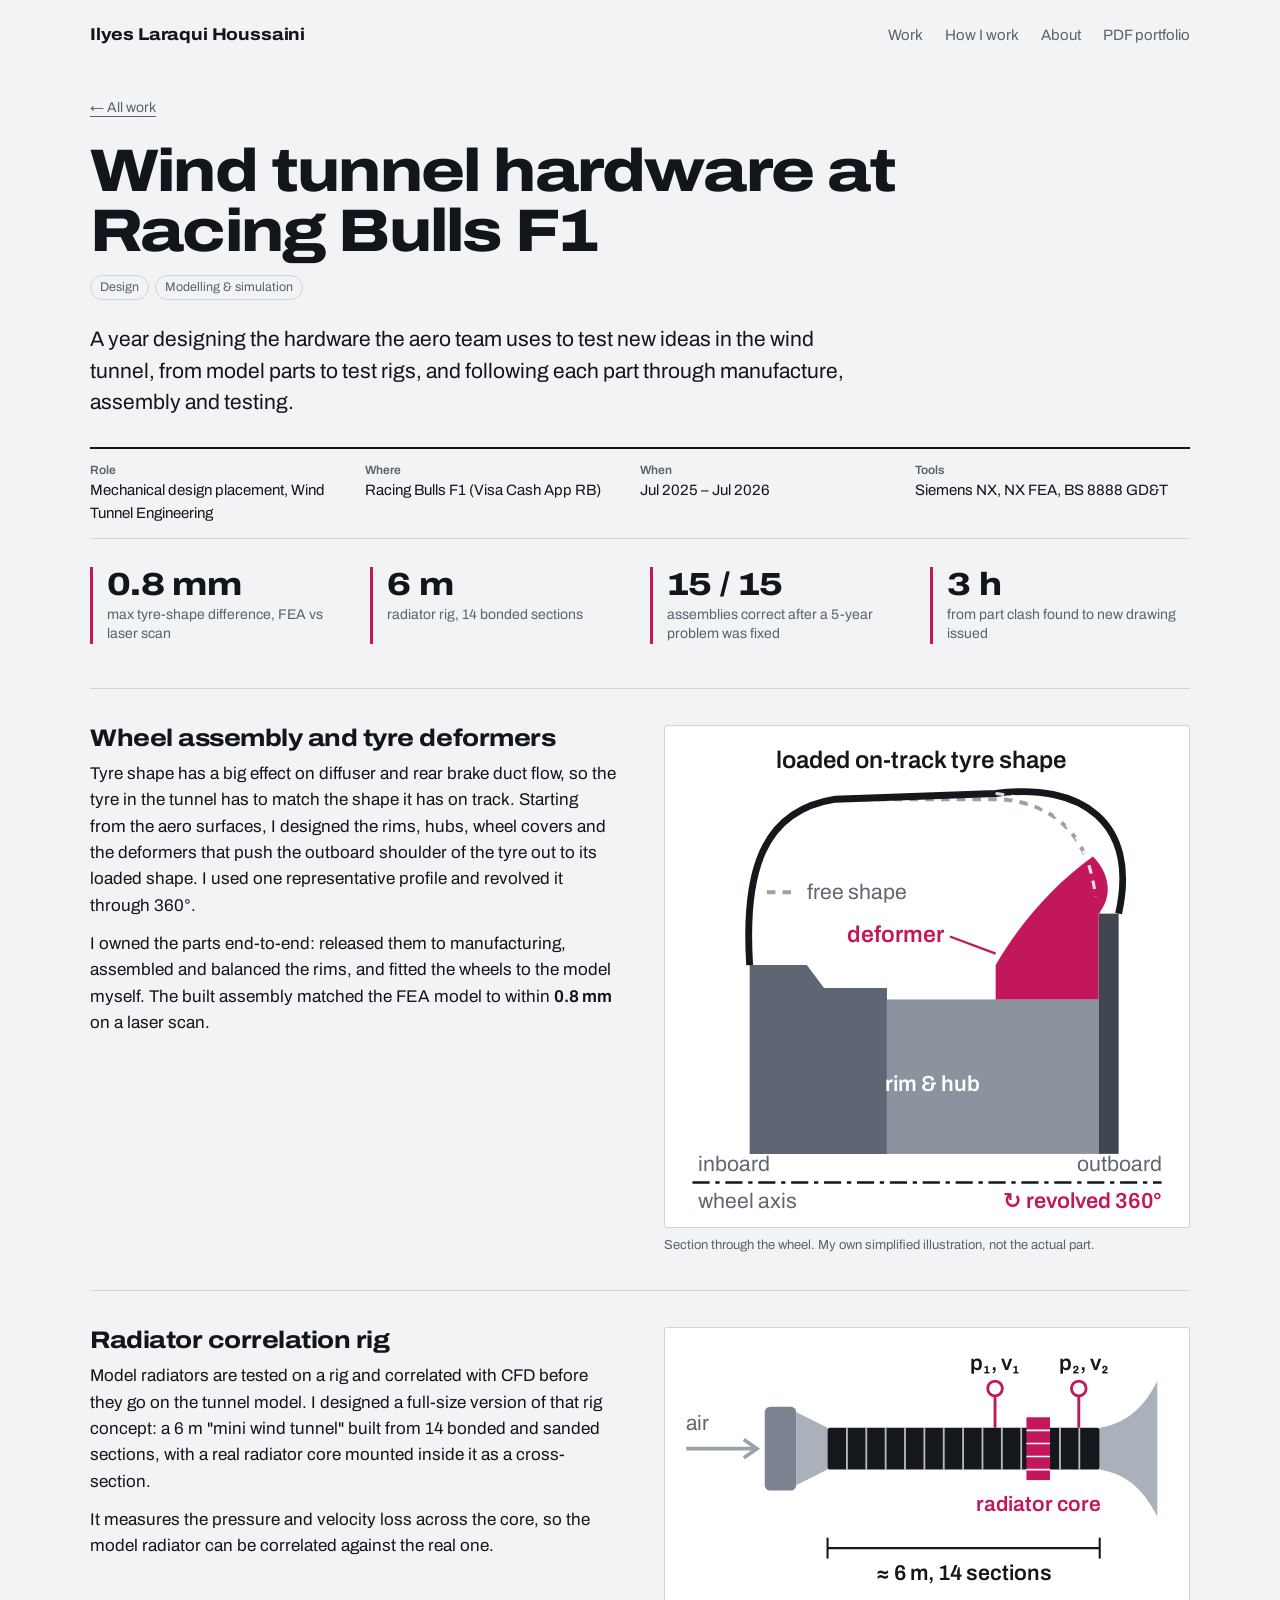
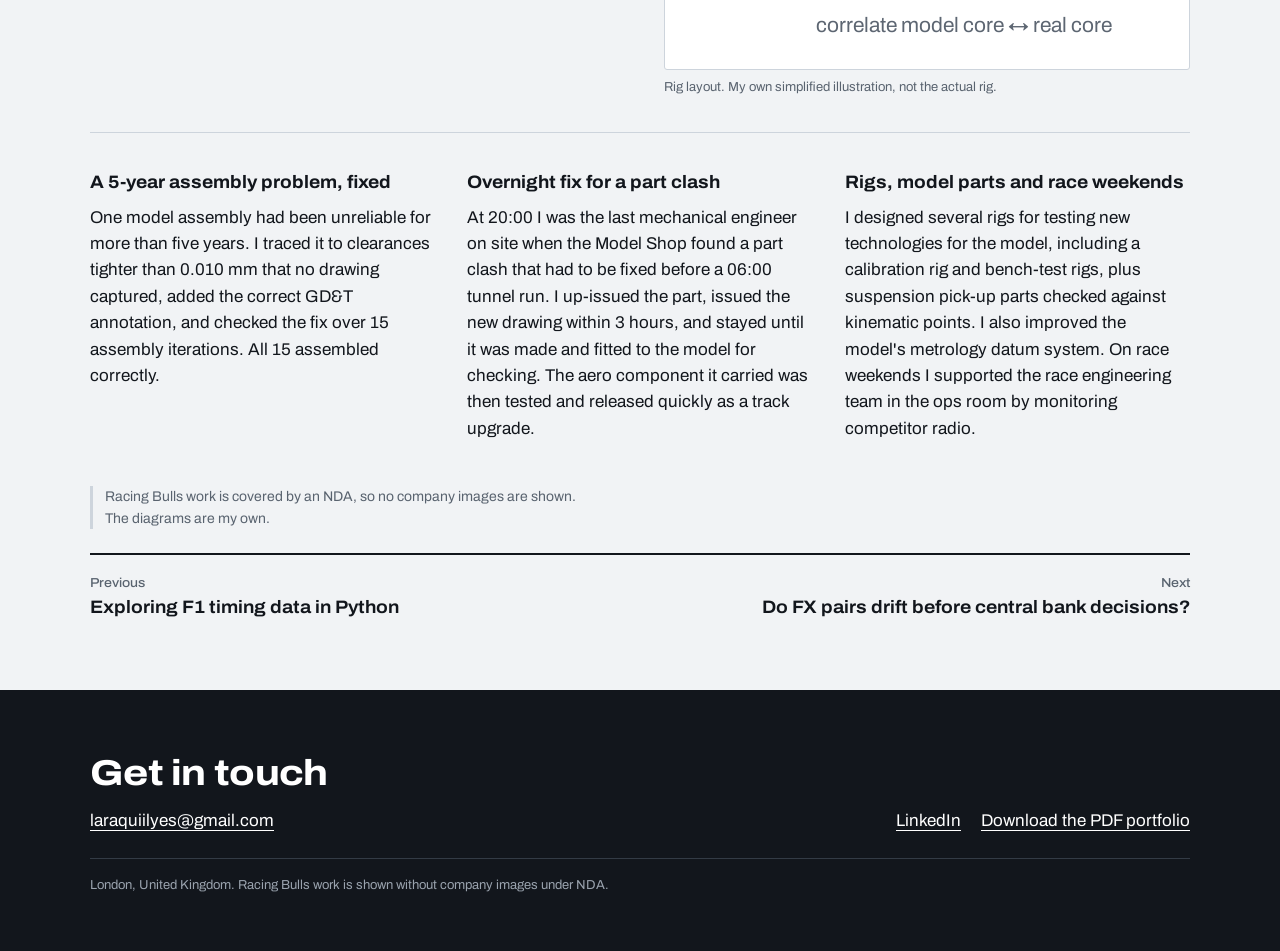
<file: projects/racing-bulls-wind-tunnel.html>
<!doctype html>
<html lang="en">
<head>
<meta charset="utf-8">
<meta name="viewport" content="width=device-width, initial-scale=1">
<title>Wind tunnel hardware at Racing Bulls F1 – Ilyes Laraqui Houssaini</title>
<meta name="description" content="Model parts and test rigs for the aero team: a full wheel assembly with tyre deformers, a radiator correlation rig, and fixes that kept the tunnel running.">
<link rel="preconnect" href="https://fonts.googleapis.com">
<link rel="preconnect" href="https://fonts.gstatic.com" crossorigin>
<link href="https://fonts.googleapis.com/css2?family=Archivo:wdth,wght@62..125,400..800&display=swap" rel="stylesheet">
<link rel="stylesheet" href="../style.css">
</head>
<body>
<a class="skip" href="#main">Skip to content</a>
<header class="site">
 <a class="mark" href="../index.html">Ilyes Laraqui Houssaini</a>
 <nav aria-label="Main">
  <a href="../index.html#work">Work</a>
  <a href="../index.html#method">How I work</a>
  <a href="../index.html#about">About</a>
  <a href="../Ilyes_Laraqui_Houssaini_Portfolio.pdf" download>PDF portfolio</a>
 </nav>
</header>

<main id="main" class="pj">
 <p class="back"><a href="../index.html#work">All work</a></p>
 <h1>Wind tunnel hardware at Racing Bulls F1</h1>
 <ul class="tags" aria-label="Skills"><li><a href="../index.html#design">Design</a></li><li><a href="../index.html#modelling">Modelling & simulation</a></li></ul>
 <p class="lede">A year designing the hardware the aero team uses to test new ideas in the wind tunnel, from model parts to test rigs, and following each part through manufacture, assembly and testing.</p>
 <dl class="meta"><div><dt>Role</dt><dd>Mechanical design placement, Wind Tunnel Engineering</dd></div><div><dt>Where</dt><dd>Racing Bulls F1 (Visa Cash App RB)</dd></div><div><dt>When</dt><dd>Jul 2025 – Jul 2026</dd></div><div><dt>Tools</dt><dd>Siemens NX, NX FEA, BS 8888 GD&T</dd></div></dl>
 <dl class="nums"><div><dt>0.8 mm</dt><dd>max tyre-shape difference, FEA vs laser scan</dd></div><div><dt>6 m</dt><dd>radiator rig, 14 bonded sections</dd></div><div><dt>15 / 15</dt><dd>assemblies correct after a 5-year problem was fixed</dd></div><div><dt>3 h</dt><dd>from part clash found to new drawing issued</dd></div></dl>
 <div class="body">
<section class="two">
 <div>
  <h2>Wheel assembly and tyre deformers</h2>
  <p>Tyre shape has a big effect on diffuser and rear brake duct flow, so the tyre in the tunnel has to match the shape it has on track. Starting from the aero surfaces, I designed the rims, hubs, wheel covers and the deformers that push the outboard shoulder of the tyre out to its loaded shape. I used one representative profile and revolved it through 360°.</p>
  <p>I owned the parts end-to-end: released them to manufacturing, assembled and balanced the rims, and fitted the wheels to the model myself. The built assembly matched the FEA model to within <b>0.8 mm</b> on a laser scan.</p>
 </div>
 <figure class="svg diagram"><div class="frame"><svg viewBox="16 6 172 164">
          <!-- wheel parts -->
          <path d="M40 150 L40 84 L60 84 L66 92 L88 92 L88 150 Z" fill="#5d6672"/>
          <rect x="88" y="96" width="74" height="54" fill="#8b939e"/>
          <rect x="162" y="66" width="7" height="84" fill="#3f4650"/>
          <text x="104" y="128" text-anchor="middle" fill="#fff" font-size="7.6" font-weight="600">rim &amp; hub</text>
          <!-- free tyre shape -->
          <path d="M40 84 C38 52 44 30 70 26 L128 26 C150 28 160 42 162 66" fill="none" stroke="#9aa1ab" stroke-width="1.4" stroke-dasharray="3 2.5"/>
          <!-- deformed tyre shape -->
          <path d="M40 84 C38 52 44 30 70 26 L126 24 C156 20 176 34 169 66" fill="none" stroke="#14171c" stroke-width="2.4"/>
          <!-- deformer -->
          <path d="M126 96 L126 84 C134 70 146 56 160 46 C166 52 167 60 162 66 L162 96 Z" fill="#c2185b"/>
          <path d="M126 24 C150 27 158 40 161 60" fill="none" stroke="#fff" stroke-width="1.1" stroke-dasharray="3 2.5" opacity=".85"/>
          
          <!-- labels -->
          <text x="100" y="15" text-anchor="middle" fill="#14171c" font-size="8.4" font-weight="600">loaded on-track tyre shape</text>
          <text x="60" y="61" fill="#5d6672" font-size="7.4">free shape</text>
          <line x1="46" y1="58.5" x2="57" y2="58.5" stroke="#9aa1ab" stroke-width="1.4" stroke-dasharray="3 2.5"/>
          <line x1="126" y1="80" x2="110" y2="74" stroke="#c2185b" stroke-width=".8"/>
          <text x="108" y="76" text-anchor="end" fill="#c2185b" font-size="8" font-weight="600">deformer</text>
          <line x1="20" y1="160" x2="184" y2="160" stroke="#14171c" stroke-width=".9" stroke-dasharray="6 2 1.5 2"/>
          <text x="22" y="156" fill="#5d6672" font-size="7.4">inboard</text>
          <text x="184" y="156" fill="#5d6672" font-size="7.4" text-anchor="end">outboard</text>
          <text x="22" y="169" fill="#5d6672" font-size="7.4">wheel axis</text>
          <text x="184" y="169" text-anchor="end" fill="#c2185b" font-size="7.6" font-weight="600">↻ revolved 360°</text>
        </svg></div><figcaption>Section through the wheel. My own simplified illustration, not the actual part.</figcaption></figure>
</section>
<section class="two">
 <div>
  <h2>Radiator correlation rig</h2>
  <p>Model radiators are tested on a rig and correlated with CFD before they go on the tunnel model. I designed a full-size version of that rig concept: a 6 m "mini wind tunnel" built from 14 bonded and sanded sections, with a real radiator core mounted inside it as a cross-section.</p>
  <p>It measures the pressure and velocity loss across the core, so the model radiator can be correlated against the real one.</p>
 </div>
 <figure class="svg diagram"><div class="frame"><svg viewBox="4 12 188 118">
          <path d="M6 52 L32 52" stroke="#9aa1ab" stroke-width="1.4"/><path d="M28 48.5 L33 52 L28 55.5" fill="none" stroke="#9aa1ab" stroke-width="1.4"/>
          <text x="6" y="45" fill="#5d6672" font-size="8">air</text>
          <rect x="36" y="36" width="12" height="32" rx="2" fill="#7b8490"/>
          <path d="M48 38 L60 44 L60 60 L48 66 Z" fill="#aab1bb"/>
          <rect x="60" y="44" width="104" height="16" rx="1" fill="#14171c"/>
          <g stroke="#fff" stroke-width=".7" opacity=".7">
            <line x1="67.4" y1="44" x2="67.4" y2="60"/><line x1="74.8" y1="44" x2="74.8" y2="60"/><line x1="82.2" y1="44" x2="82.2" y2="60"/><line x1="89.6" y1="44" x2="89.6" y2="60"/><line x1="97" y1="44" x2="97" y2="60"/><line x1="104.4" y1="44" x2="104.4" y2="60"/><line x1="111.8" y1="44" x2="111.8" y2="60"/><line x1="119.2" y1="44" x2="119.2" y2="60"/><line x1="126.6" y1="44" x2="126.6" y2="60"/><line x1="134" y1="44" x2="134" y2="60"/><line x1="141.4" y1="44" x2="141.4" y2="60"/><line x1="148.8" y1="44" x2="148.8" y2="60"/><line x1="156.2" y1="44" x2="156.2" y2="60"/>
          </g>
          <rect x="136" y="40" width="9" height="24" fill="#c2185b"/>
          <g stroke="#fff" stroke-width=".6"><line x1="136" y1="45" x2="145" y2="45"/><line x1="136" y1="50" x2="145" y2="50"/><line x1="136" y1="55" x2="145" y2="55"/><line x1="136" y1="60" x2="145" y2="60"/></g>
          <path d="M164 44 C176 42 182 34 186 26 L186 78 C182 70 176 62 164 60 Z" fill="#aab1bb"/>
          <g stroke="#c2185b" stroke-width="1.1" fill="#fff">
            <line x1="124" y1="44" x2="124" y2="31"/><circle cx="124" cy="29" r="2.8"/>
            <line x1="156" y1="44" x2="156" y2="31"/><circle cx="156" cy="29" r="2.8"/>
          </g>
          <text x="124" y="22" text-anchor="middle" fill="#14171c" font-size="8.2" font-weight="600">p₁, v₁</text>
          <text x="158" y="22" text-anchor="middle" fill="#14171c" font-size="8.2" font-weight="600">p₂, v₂</text>
          <text x="140.5" y="76" text-anchor="middle" fill="#c2185b" font-size="8" font-weight="600">radiator core</text>
          <line x1="60" y1="90" x2="164" y2="90" stroke="#14171c" stroke-width=".8"/>
          <line x1="60" y1="86" x2="60" y2="94" stroke="#14171c" stroke-width=".8"/><line x1="164" y1="86" x2="164" y2="94" stroke="#14171c" stroke-width=".8"/>
          <text x="112" y="102" text-anchor="middle" fill="#14171c" font-size="8.2" font-weight="600">≈ 6 m, 14 sections</text>
          <text x="112" y="122" text-anchor="middle" fill="#5d6672" font-size="8">correlate model core ↔ real core</text>
        </svg></div><figcaption>Rig layout. My own simplified illustration, not the actual rig.</figcaption></figure>
</section>
<section class="three">
 <div><h3>A 5-year assembly problem, fixed</h3><p>One model assembly had been unreliable for more than five years. I traced it to clearances tighter than 0.010 mm that no drawing captured, added the correct GD&amp;T annotation, and checked the fix over 15 assembly iterations. All 15 assembled correctly.</p></div>
 <div><h3>Overnight fix for a part clash</h3><p>At 20:00 I was the last mechanical engineer on site when the Model Shop found a part clash that had to be fixed before a 06:00 tunnel run. I up-issued the part, issued the new drawing within 3 hours, and stayed until it was made and fitted to the model for checking. The aero component it carried was then tested and released quickly as a track upgrade.</p></div>
 <div><h3>Rigs, model parts and race weekends</h3><p>I designed several rigs for testing new technologies for the model, including a calibration rig and bench-test rigs, plus suspension pick-up parts checked against kinematic points. I also improved the model's metrology datum system. On race weekends I supported the race engineering team in the ops room by monitoring competitor radio.</p></div>
</section>
<p class="nda">Racing Bulls work is covered by an NDA, so no company images are shown. The diagrams are my own.</p>
</div>
 <nav class="pager" aria-label="More projects">
  <a href="f1-data-python.html"><span>Previous</span>Exploring F1 timing data in Python</a>
  <a href="fx-central-bank-drift.html"><span>Next</span>Do FX pairs drift before central bank decisions?</a>
 </nav>
</main>
<script>
if (window.matchMedia && matchMedia('(prefers-reduced-motion: reduce)').matches) {
  document.querySelectorAll('video[autoplay]').forEach(function (v) { v.removeAttribute('autoplay'); v.pause(); v.controls = true; });
}
</script>

<footer class="site" id="contact">
 <div>
  <p class="big">Get in touch</p>
  <p><a href="mailto:laraquiilyes@gmail.com">laraquiilyes@gmail.com</a></p>
 </div>
 <ul>
  <li><a href="https://www.linkedin.com/in/ilyes-laraqui-houssa%C3%AFni-b3003a238" rel="me">LinkedIn</a></li>
  <li><a href="../Ilyes_Laraqui_Houssaini_Portfolio.pdf" download>Download the PDF portfolio</a></li>
 </ul>
 <p class="small">London, United Kingdom. Racing Bulls work is shown without company images under NDA.</p>
</footer>
</body>
</html>
</file>
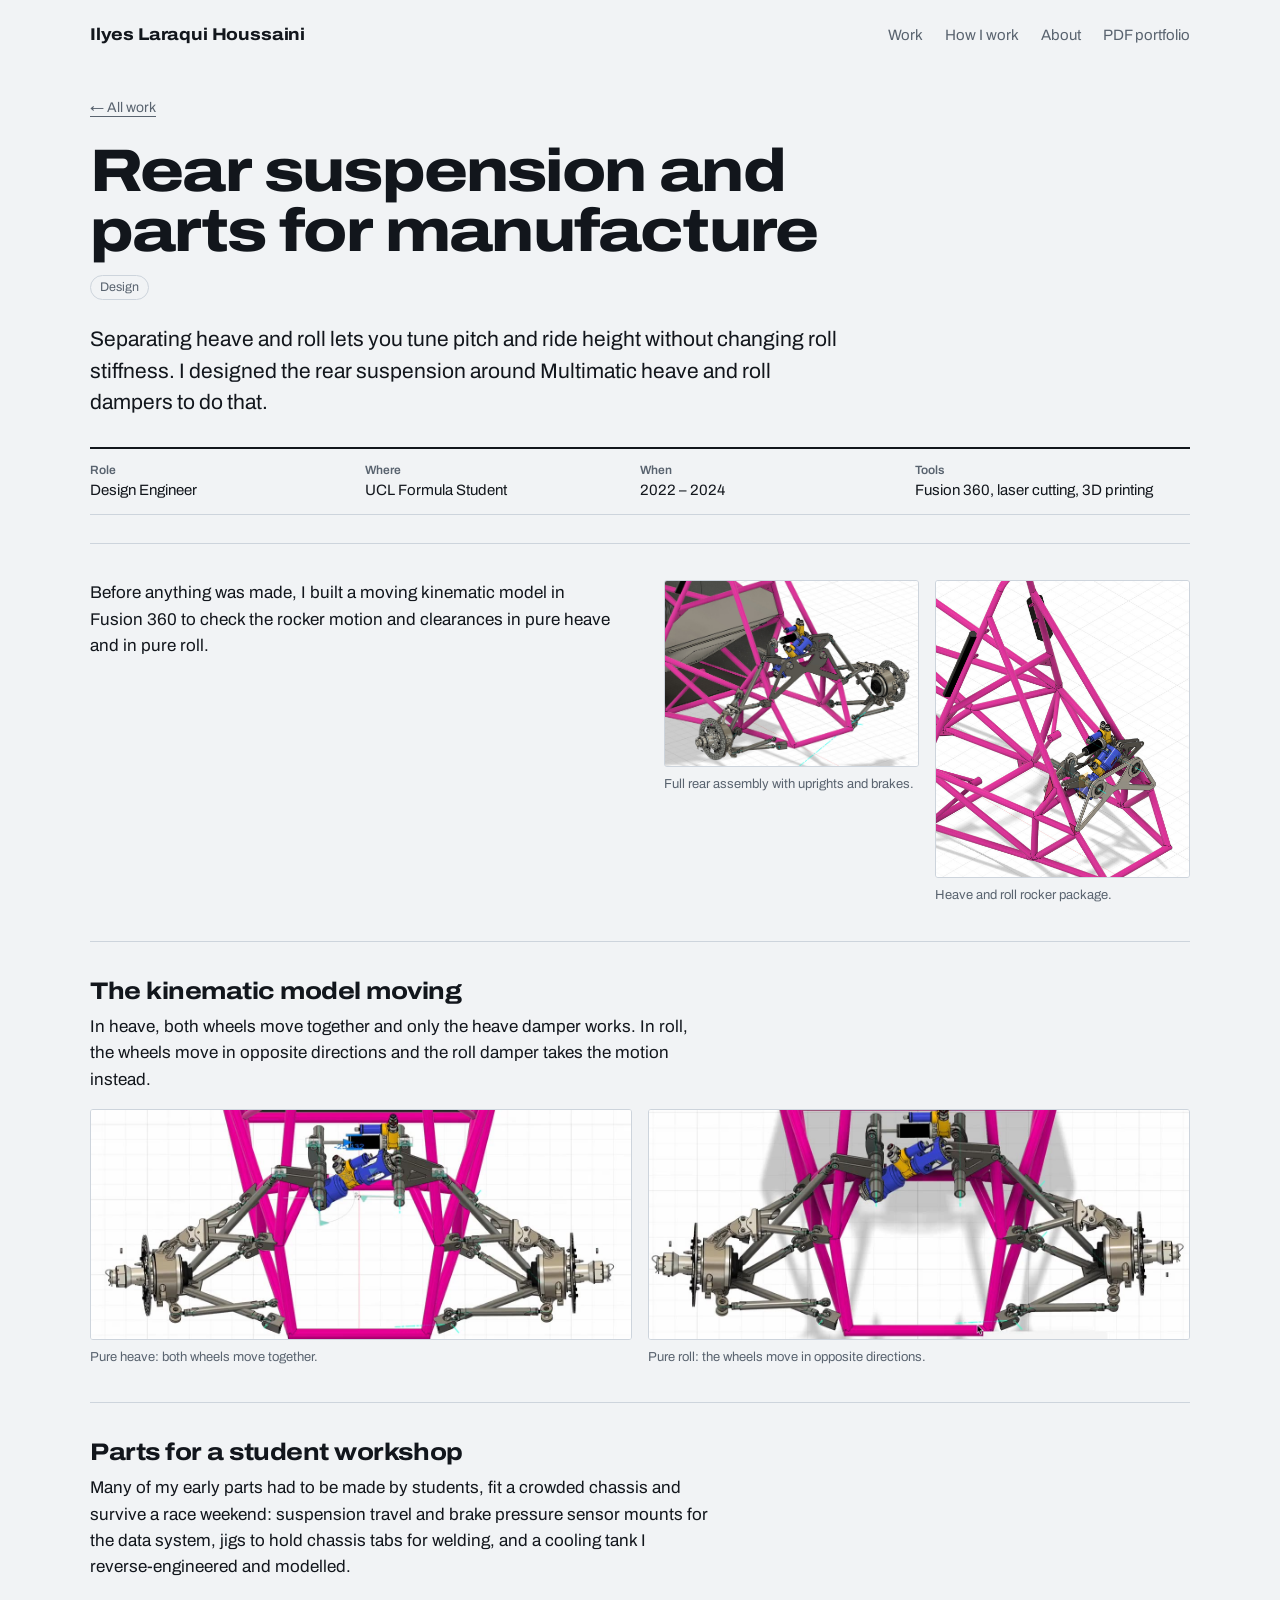
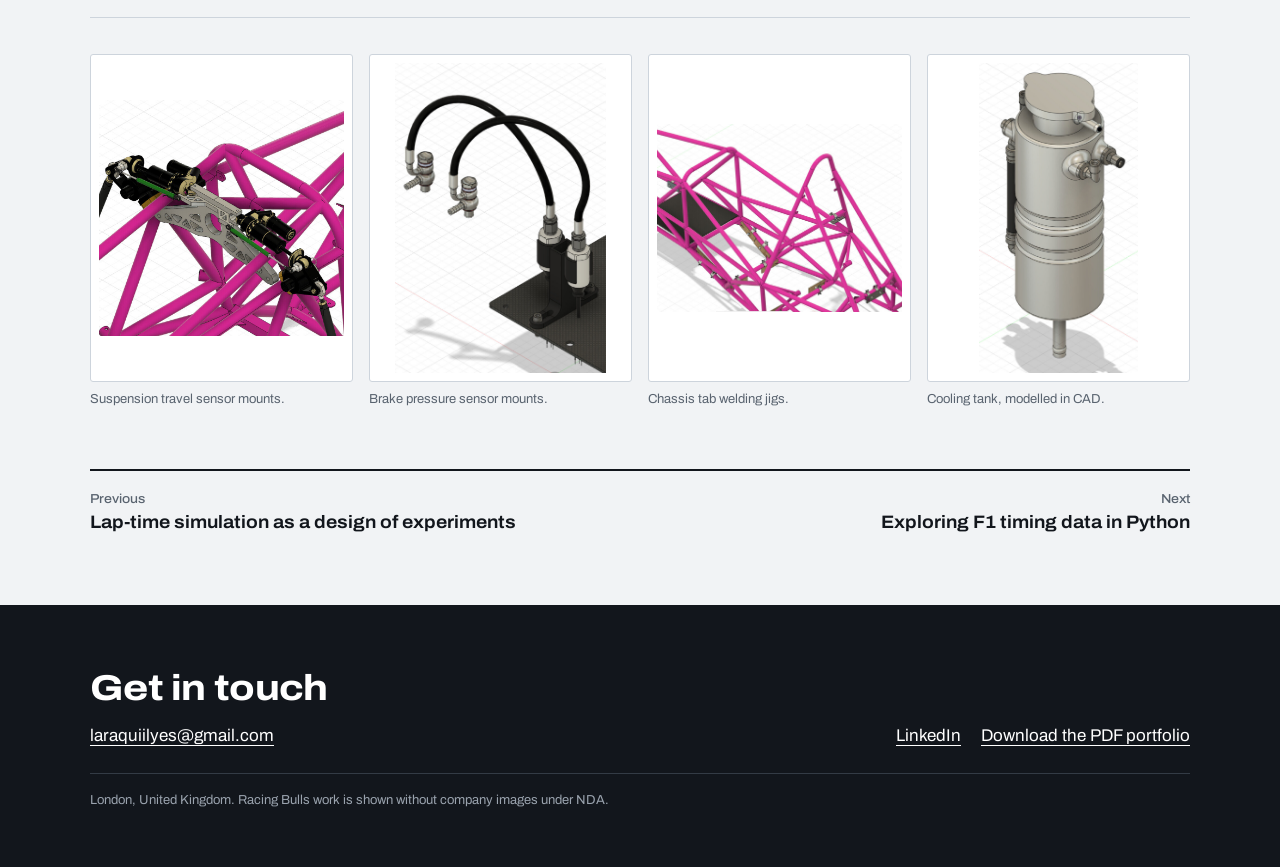
<file: projects/rear-suspension-and-parts.html>
<!doctype html>
<html lang="en">
<head>
<meta charset="utf-8">
<meta name="viewport" content="width=device-width, initial-scale=1">
<title>Rear suspension and parts for manufacture – Ilyes Laraqui Houssaini</title>
<meta name="description" content="A rear suspension with separate heave and roll dampers, plus the sensor mounts, jigs and parts students had to make themselves.">
<link rel="preconnect" href="https://fonts.googleapis.com">
<link rel="preconnect" href="https://fonts.gstatic.com" crossorigin>
<link href="https://fonts.googleapis.com/css2?family=Archivo:wdth,wght@62..125,400..800&display=swap" rel="stylesheet">
<link rel="stylesheet" href="../style.css">
</head>
<body>
<a class="skip" href="#main">Skip to content</a>
<header class="site">
 <a class="mark" href="../index.html">Ilyes Laraqui Houssaini</a>
 <nav aria-label="Main">
  <a href="../index.html#work">Work</a>
  <a href="../index.html#method">How I work</a>
  <a href="../index.html#about">About</a>
  <a href="../Ilyes_Laraqui_Houssaini_Portfolio.pdf" download>PDF portfolio</a>
 </nav>
</header>

<main id="main" class="pj">
 <p class="back"><a href="../index.html#work">All work</a></p>
 <h1>Rear suspension and parts for manufacture</h1>
 <ul class="tags" aria-label="Skills"><li><a href="../index.html#design">Design</a></li></ul>
 <p class="lede">Separating heave and roll lets you tune pitch and ride height without changing roll stiffness. I designed the rear suspension around Multimatic heave and roll dampers to do that.</p>
 <dl class="meta"><div><dt>Role</dt><dd>Design Engineer</dd></div><div><dt>Where</dt><dd>UCL Formula Student</dd></div><div><dt>When</dt><dd>2022 – 2024</dd></div><div><dt>Tools</dt><dd>Fusion 360, laser cutting, 3D printing</dd></div></dl>
 
 <div class="body">
<section class="two">
 <div>
  <p>Before anything was made, I built a moving kinematic model in Fusion 360 to check the rocker motion and clearances in pure heave and in pure roll.</p>
 </div>
 <div class="pair"><figure class=""><div class="frame"><img src="../img/rear-assembly.jpg" alt="Full rear assembly with uprights and brakes." loading="lazy"></div><figcaption>Full rear assembly with uprights and brakes.</figcaption></figure><figure class=""><div class="frame"><img src="../img/rear-rocker.jpg" alt="Heave and roll rocker package." loading="lazy"></div><figcaption>Heave and roll rocker package.</figcaption></figure></div>
</section>
<section>
 <h2>The kinematic model moving</h2>
 <p>In heave, both wheels move together and only the heave damper works. In roll, the wheels move in opposite directions and the roll damper takes the motion instead.</p>
 <div class="pair videos"><figure class="video"><div class="frame"><video src="../video/rear-heave.mp4" poster="../video/rear-heave.jpg" autoplay muted loop playsinline preload="metadata" aria-label="Pure heave: both wheels move together."></video></div><figcaption>Pure heave: both wheels move together.</figcaption></figure><figure class="video"><div class="frame"><video src="../video/rear-roll.mp4" poster="../video/rear-roll.jpg" autoplay muted loop playsinline preload="metadata" aria-label="Pure roll: the wheels move in opposite directions."></video></div><figcaption>Pure roll: the wheels move in opposite directions.</figcaption></figure></div>
</section>
<section>
 <h2>Parts for a student workshop</h2>
 <p>Many of my early parts had to be made by students, fit a crowded chassis and survive a race weekend: suspension travel and brake pressure sensor mounts for the data system, jigs to hold chassis tabs for welding, and a cooling tank I reverse-engineered and modelled.</p>
</section>
<section class="grid4">
 <figure class=""><div class="frame"><img src="../img/sensor-susp.jpg" alt="Suspension travel sensor mounts." loading="lazy" class="contain"></div><figcaption>Suspension travel sensor mounts.</figcaption></figure>
 <figure class=""><div class="frame"><img src="../img/sensor-brake.jpg" alt="Brake pressure sensor mounts." loading="lazy" class="contain"></div><figcaption>Brake pressure sensor mounts.</figcaption></figure>
 <figure class=""><div class="frame"><img src="../img/jigs.jpg" alt="Chassis tab welding jigs." loading="lazy" class="contain"></div><figcaption>Chassis tab welding jigs.</figcaption></figure>
 <figure class=""><div class="frame"><img src="../img/tank.jpg" alt="Cooling tank, modelled in CAD." loading="lazy" class="contain"></div><figcaption>Cooling tank, modelled in CAD.</figcaption></figure>
</section>
</div>
 <nav class="pager" aria-label="More projects">
  <a href="lap-time-simulation.html"><span>Previous</span>Lap-time simulation as a design of experiments</a>
  <a href="f1-data-python.html"><span>Next</span>Exploring F1 timing data in Python</a>
 </nav>
</main>
<script>
if (window.matchMedia && matchMedia('(prefers-reduced-motion: reduce)').matches) {
  document.querySelectorAll('video[autoplay]').forEach(function (v) { v.removeAttribute('autoplay'); v.pause(); v.controls = true; });
}
</script>

<footer class="site" id="contact">
 <div>
  <p class="big">Get in touch</p>
  <p><a href="mailto:laraquiilyes@gmail.com">laraquiilyes@gmail.com</a></p>
 </div>
 <ul>
  <li><a href="https://www.linkedin.com/in/ilyes-laraqui-houssa%C3%AFni-b3003a238" rel="me">LinkedIn</a></li>
  <li><a href="../Ilyes_Laraqui_Houssaini_Portfolio.pdf" download>Download the PDF portfolio</a></li>
 </ul>
 <p class="small">London, United Kingdom. Racing Bulls work is shown without company images under NDA.</p>
</footer>
</body>
</html>
</file>
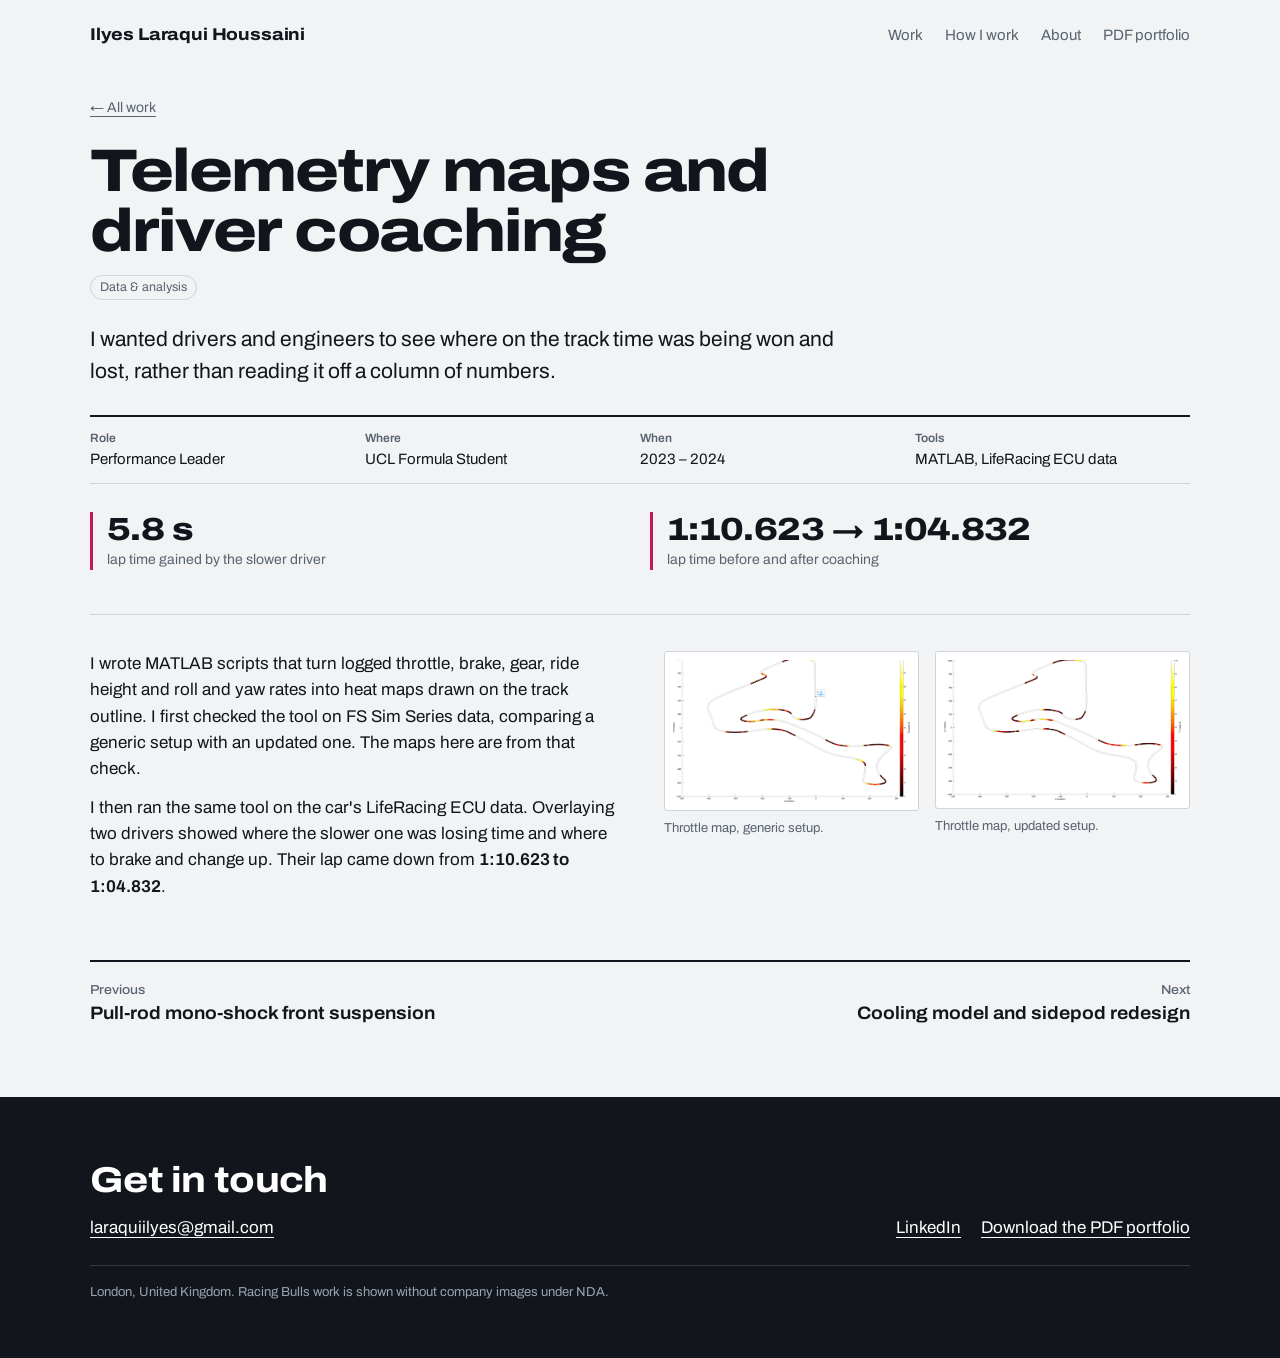
<file: projects/telemetry-driver-coaching.html>
<!doctype html>
<html lang="en">
<head>
<meta charset="utf-8">
<meta name="viewport" content="width=device-width, initial-scale=1">
<title>Telemetry maps and driver coaching – Ilyes Laraqui Houssaini</title>
<meta name="description" content="MATLAB tools that turn logged car data into track heat maps, used to compare setups and coach drivers.">
<link rel="preconnect" href="https://fonts.googleapis.com">
<link rel="preconnect" href="https://fonts.gstatic.com" crossorigin>
<link href="https://fonts.googleapis.com/css2?family=Archivo:wdth,wght@62..125,400..800&display=swap" rel="stylesheet">
<link rel="stylesheet" href="../style.css">
</head>
<body>
<a class="skip" href="#main">Skip to content</a>
<header class="site">
 <a class="mark" href="../index.html">Ilyes Laraqui Houssaini</a>
 <nav aria-label="Main">
  <a href="../index.html#work">Work</a>
  <a href="../index.html#method">How I work</a>
  <a href="../index.html#about">About</a>
  <a href="../Ilyes_Laraqui_Houssaini_Portfolio.pdf" download>PDF portfolio</a>
 </nav>
</header>

<main id="main" class="pj">
 <p class="back"><a href="../index.html#work">All work</a></p>
 <h1>Telemetry maps and driver coaching</h1>
 <ul class="tags" aria-label="Skills"><li><a href="../index.html#data">Data & analysis</a></li></ul>
 <p class="lede">I wanted drivers and engineers to see where on the track time was being won and lost, rather than reading it off a column of numbers.</p>
 <dl class="meta"><div><dt>Role</dt><dd>Performance Leader</dd></div><div><dt>Where</dt><dd>UCL Formula Student</dd></div><div><dt>When</dt><dd>2023 – 2024</dd></div><div><dt>Tools</dt><dd>MATLAB, LifeRacing ECU data</dd></div></dl>
 <dl class="nums"><div><dt>5.8 s</dt><dd>lap time gained by the slower driver</dd></div><div><dt>1:10.623 → 1:04.832</dt><dd>lap time before and after coaching</dd></div></dl>
 <div class="body">
<section class="two">
 <div>
  <p>I wrote MATLAB scripts that turn logged throttle, brake, gear, ride height and roll and yaw rates into heat maps drawn on the track outline. I first checked the tool on FS Sim Series data, comparing a generic setup with an updated one. The maps here are from that check.</p>
  <p>I then ran the same tool on the car's LifeRacing ECU data. Overlaying two drivers showed where the slower one was losing time and where to brake and change up. Their lap came down from <b>1:10.623 to 1:04.832</b>.</p>
 </div>
 <div class="pair"><figure class=""><div class="frame"><img src="../img/throttle-generic.png" alt="Throttle map, generic setup." loading="lazy" class="contain"></div><figcaption>Throttle map, generic setup.</figcaption></figure><figure class=""><div class="frame"><img src="../img/throttle-updated.png" alt="Throttle map, updated setup." loading="lazy" class="contain"></div><figcaption>Throttle map, updated setup.</figcaption></figure></div>
</section>
</div>
 <nav class="pager" aria-label="More projects">
  <a href="front-suspension.html"><span>Previous</span>Pull-rod mono-shock front suspension</a>
  <a href="cooling-model.html"><span>Next</span>Cooling model and sidepod redesign</a>
 </nav>
</main>
<script>
if (window.matchMedia && matchMedia('(prefers-reduced-motion: reduce)').matches) {
  document.querySelectorAll('video[autoplay]').forEach(function (v) { v.removeAttribute('autoplay'); v.pause(); v.controls = true; });
}
</script>

<footer class="site" id="contact">
 <div>
  <p class="big">Get in touch</p>
  <p><a href="mailto:laraquiilyes@gmail.com">laraquiilyes@gmail.com</a></p>
 </div>
 <ul>
  <li><a href="https://www.linkedin.com/in/ilyes-laraqui-houssa%C3%AFni-b3003a238" rel="me">LinkedIn</a></li>
  <li><a href="../Ilyes_Laraqui_Houssaini_Portfolio.pdf" download>Download the PDF portfolio</a></li>
 </ul>
 <p class="small">London, United Kingdom. Racing Bulls work is shown without company images under NDA.</p>
</footer>
</body>
</html>
</file>
<file: style.css>
/* Portfolio site. Drawing-sheet idea: cool paper, hairline ink rules, one title block. */
:root{
  --paper:#f1f3f5;
  --sheet:#ffffff;
  --ink:#12161c;
  --graphite:#59636f;
  --rule:#cdd4dc;
  --accent:#c2185b;
  --accent-dark:#9c1249;
  --max:1180px;
  --gut:clamp(16px,4vw,40px);
}
*{box-sizing:border-box;margin:0;padding:0}
html{scroll-behavior:smooth}
@media (prefers-reduced-motion:reduce){html{scroll-behavior:auto}*{transition:none!important;animation:none!important}}
body{background:var(--paper);color:var(--ink);font-family:"Archivo",system-ui,sans-serif;font-size:17px;line-height:1.55;font-variation-settings:"wdth" 100;-webkit-font-smoothing:antialiased;text-rendering:optimizeLegibility}
img{display:block;max-width:100%}
a{color:inherit}
:focus-visible{outline:2px solid var(--accent);outline-offset:3px;border-radius:2px}
.skip{position:absolute;left:-999px;top:8px;background:var(--ink);color:#fff;padding:8px 12px;z-index:10}
.skip:focus{left:8px}
b,strong{font-weight:650}
code{font-size:.9em;background:#e6eaee;padding:.05em .3em;border-radius:3px}

/* header */
header.site{max-width:var(--max);margin:0 auto;padding:22px var(--gut);display:flex;justify-content:space-between;align-items:baseline;gap:20px;flex-wrap:wrap}
.mark{font-weight:750;font-variation-settings:"wdth" 112;text-decoration:none;letter-spacing:-.01em}
header.site nav{display:flex;gap:22px;flex-wrap:wrap;font-size:15px}
header.site nav a{text-decoration:none;color:var(--graphite)}
header.site nav a:hover{color:var(--ink);text-decoration:underline;text-underline-offset:4px}

/* hero: the one bold moment */
.hero{max-width:var(--max);margin:0 auto;padding:clamp(40px,8vw,96px) var(--gut) clamp(48px,7vw,88px);display:grid;grid-template-columns:minmax(0,1.25fr) minmax(0,1fr);gap:clamp(28px,5vw,64px);align-items:end;
;position:relative;isolation:isolate}
.hero::before{content:"";position:absolute;inset:0;z-index:-1;
  background-image:linear-gradient(var(--rule) 1px,transparent 1px),linear-gradient(90deg,var(--rule) 1px,transparent 1px);background-size:32px 32px;background-position:-1px -1px;
  -webkit-mask-image:linear-gradient(180deg,transparent,#000 22%,#000 78%,transparent);mask-image:linear-gradient(180deg,transparent,#000 22%,#000 78%,transparent);opacity:.8}
.hero h1{font-size:clamp(42px,6.6vw,92px);line-height:.9;font-weight:800;font-variation-settings:"wdth" 125;letter-spacing:-.035em;margin-bottom:28px}
.lede{font-size:clamp(18px,1.7vw,21px);line-height:1.5;max-width:36em;color:var(--ink)}
.cta{display:flex;gap:12px;margin-top:28px;flex-wrap:wrap}
.btn{display:inline-block;padding:12px 20px;background:var(--accent);color:#fff;text-decoration:none;font-weight:600;border-radius:3px;border:1.5px solid var(--accent)}
.btn:hover{background:var(--accent-dark);border-color:var(--accent-dark)}
.btn.ghost{background:transparent;color:var(--ink);border-color:var(--ink)}
.btn.ghost:hover{background:var(--ink);color:#fff}
.titleblock{border-collapse:collapse;background:var(--sheet);width:100%;font-size:14px;border:2px solid var(--ink)}
.titleblock th,.titleblock td{border:1px solid var(--ink);padding:9px 12px;text-align:left;vertical-align:top}
.titleblock th{font-weight:600;color:var(--graphite);font-size:12px;width:1%;white-space:nowrap;font-variation-settings:"wdth" 88}
.titleblock tr.foot td,.titleblock tr.foot th{border-top:2px solid var(--ink)}

/* work */
.work{background:var(--sheet);border-top:1px solid var(--rule);border-bottom:1px solid var(--rule)}
.workhead{max-width:var(--max);margin:0 auto;padding:56px var(--gut) 20px;display:grid;grid-template-columns:auto 1fr auto;gap:24px;align-items:center}
h2{font-size:clamp(28px,3vw,38px);line-height:1.1;font-weight:750;font-variation-settings:"wdth" 115;letter-spacing:-.02em}
.filters{display:flex;flex-wrap:wrap;gap:0;border:1.5px solid var(--ink);border-radius:3px;justify-self:start;overflow:hidden}
.filters button{font:inherit;font-size:14px;font-weight:550;background:transparent;color:var(--ink);border:0;border-right:1.5px solid var(--ink);padding:9px 14px;cursor:pointer}
.filters button:last-child{border-right:0}
.filters button:hover{background:#e9edf1}
.filters button[aria-pressed="true"]{background:var(--ink);color:#fff}
.count{font-size:14px;color:var(--graphite)}
.projects{list-style:none;max-width:var(--max);margin:0 auto;padding:0 var(--gut) 56px}
.project{border-top:1px solid var(--rule)}
.project:last-child{border-bottom:1px solid var(--rule)}
.project a{display:grid;grid-template-columns:300px minmax(0,1fr);gap:32px;padding:28px 0;text-decoration:none}
.project a:hover h3{text-decoration:underline;text-decoration-thickness:2px;text-underline-offset:5px;text-decoration-color:var(--accent)}
.thumb{aspect-ratio:16/10;background:var(--paper);border-radius:3px;overflow:hidden;display:flex;align-items:center;justify-content:center}
.thumb img{width:100%;height:100%;object-fit:cover}
.thumb img.contain{object-fit:contain;background:#fff}
.thumb.svgthumb{padding:10px;background:#f6f7f9}
.thumb.svgthumb svg{width:100%;height:100%}
.thumb.text{flex-direction:column;gap:4px;background-color:#f6f7f9;background-image:linear-gradient(#e3e7eb 1px,transparent 1px),linear-gradient(90deg,#e3e7eb 1px,transparent 1px);background-size:24px 24px}
.thumb.text span{font-size:44px;font-weight:800;font-variation-settings:"wdth" 125;color:var(--ink);letter-spacing:-.02em;line-height:1}
.thumb.text small{font-size:13px;color:var(--graphite)}
.info h3{font-size:22px;line-height:1.2;font-weight:700;font-variation-settings:"wdth" 108;letter-spacing:-.01em;margin-bottom:4px}
.where{font-size:14px;color:var(--graphite);margin-bottom:10px}
.info>p{max-width:62ch}
.tags{list-style:none;display:flex;flex-wrap:wrap;gap:6px;margin:14px 0 0}
.tags li{font-size:12.5px;border:1px solid var(--rule);padding:2px 9px;border-radius:999px;color:var(--graphite)}
.tags li a{text-decoration:none}
.tags li a:hover{color:var(--ink)}
.stat{margin-top:12px;font-size:14px;color:var(--graphite)}
.stat b{color:var(--accent);font-size:17px;font-variation-settings:"wdth" 112;margin-right:4px}
.project[hidden]{display:none}

/* method: a genuine sequence */
.method,.about{max-width:var(--max);margin:0 auto;padding:72px var(--gut)}
.sub{color:var(--graphite);margin:8px 0 32px;max-width:60ch}
.steps{list-style:none;counter-reset:s;display:grid;grid-template-columns:repeat(9,1fr);gap:0;border-top:2px solid var(--ink)}
.steps li{counter-increment:s;padding:14px 12px 0 0;font-size:14.5px;line-height:1.35;position:relative}
.steps li::before{content:counter(s);display:block;font-weight:800;font-size:26px;font-variation-settings:"wdth" 125;color:var(--accent);margin-bottom:6px}
.steps li::after{content:"";position:absolute;top:-6px;left:0;width:10px;height:10px;border-radius:50%;background:var(--paper);border:2px solid var(--ink)}

/* about */
.about{display:grid;grid-template-columns:minmax(0,340px) minmax(0,1fr);gap:56px;border-top:1px solid var(--rule)}
.portrait img{border-radius:3px;width:100%;aspect-ratio:3/4;object-fit:cover;object-position:20% 50%}
.portrait figcaption,figcaption{font-size:13px;color:var(--graphite);margin-top:8px;line-height:1.4}
.about h2{margin-bottom:16px}
.about p{max-width:62ch;margin-bottom:14px}
.exp{border-collapse:collapse;width:100%;margin-top:28px;font-size:15px}
.exp caption{text-align:left;font-weight:700;font-variation-settings:"wdth" 108;font-size:18px;padding-bottom:8px}
.exp td,.exp th{border-top:1px solid var(--rule);padding:9px 12px 9px 0;text-align:left;vertical-align:top}
.exp th{font-weight:600}
.exp td:first-child{color:var(--graphite);white-space:nowrap;width:1%}
.exp td:last-child{color:var(--graphite)}

/* footer */
footer.site{background:var(--ink);color:#e7eaee;padding:56px max(var(--gut),calc((100% - var(--max))/2 + var(--gut)));display:grid;grid-template-columns:1fr auto;gap:24px 48px;align-items:end}
footer.site>*{max-width:var(--max)}
footer .big{font-size:clamp(26px,3vw,36px);font-weight:750;font-variation-settings:"wdth" 115;color:#fff;letter-spacing:-.02em;margin-bottom:6px}
footer a{color:#fff;text-underline-offset:4px}
footer ul{list-style:none;display:flex;gap:20px;flex-wrap:wrap}
footer .small{grid-column:1/-1;font-size:13px;color:#9aa3ae;border-top:1px solid #333b45;padding-top:16px}

/* project pages */
.pj{max-width:var(--max);margin:0 auto;padding:24px var(--gut) 72px}
.back a{font-size:14px;color:var(--graphite);text-underline-offset:4px}
.back a::before{content:"\2190\00a0"}
.pj h1{font-size:clamp(34px,5vw,60px);line-height:1;font-weight:800;font-variation-settings:"wdth" 118;letter-spacing:-.03em;margin:20px 0 4px;max-width:20ch}
.pj .tags{margin-bottom:24px}
.pj .lede{margin-bottom:28px}
.meta{display:grid;grid-template-columns:repeat(4,minmax(0,1fr));border-top:2px solid var(--ink);border-bottom:1px solid var(--rule);margin-bottom:28px}
.meta div{padding:12px 16px 12px 0}
.meta dt{font-size:12px;color:var(--graphite);font-weight:600}
.meta dd{font-size:15px}
.nums{display:grid;grid-template-columns:repeat(auto-fit,minmax(180px,1fr));gap:20px;margin-bottom:44px}
.nums div{border-left:3px solid var(--accent);padding-left:14px}
.nums dt{font-size:clamp(24px,2.6vw,32px);font-weight:800;font-variation-settings:"wdth" 118;letter-spacing:-.02em;line-height:1.1}
.nums dd{font-size:14px;color:var(--graphite);line-height:1.35;margin-top:4px}
.body section{padding:36px 0;border-top:1px solid var(--rule)}
.body h2{font-size:24px;margin:0 0 10px}
.body h2:not(:first-child){margin-top:28px}
.body h3{font-size:18px;font-weight:700;font-variation-settings:"wdth" 106;margin-bottom:8px}
.body p,.body li{max-width:62ch}
.body p+p{margin-top:12px}
.body ul{margin:10px 0 0 1.1em}
.body li{margin-bottom:8px}
.two{display:grid;grid-template-columns:minmax(0,1fr) minmax(0,1fr);gap:48px;align-items:start}
.three{display:grid;grid-template-columns:repeat(3,minmax(0,1fr));gap:32px}
.videos{margin-top:20px}
.body figure video{display:block;width:100%;height:auto;background:#f5f5f5}
.grid4{display:grid;grid-template-columns:repeat(4,minmax(0,1fr));gap:16px}
.stack{display:grid;gap:24px}
.pair{display:grid;grid-template-columns:1fr 1fr;gap:16px;margin-top:16px}
.two>.pair{margin-top:0}
.body figure .frame{background:var(--sheet);border:1px solid var(--rule);border-radius:3px;overflow:hidden}
.body figure img{width:100%;height:auto}
.body figure img.contain{padding:8px}
.grid4 .frame{aspect-ratio:4/5;display:flex;align-items:center;justify-content:center}
.grid4 .frame img{height:100%;width:100%;object-fit:contain}
.body figure.svg .frame{padding:16px}
.body figure.svg svg{width:100%;height:auto;display:block}
.note{display:block}
.nda{font-size:14px;color:var(--graphite);border-left:3px solid var(--rule);padding-left:12px;margin-top:8px}
svg text{font-family:"Archivo",system-ui,sans-serif}
svg .grid{stroke:#e3e7eb;stroke-width:1}
svg .ax{fill:#59636f;font-size:12px}
svg .lab{fill:#12161c;font-size:13px;font-weight:600}
svg .line-a{stroke:#c2185b}
svg .area-b{fill:#2f6fd0;fill-opacity:.22;stroke:#2f6fd0;stroke-width:1.2}
.pager{display:grid;grid-template-columns:1fr 1fr;gap:16px;border-top:2px solid var(--ink);margin-top:24px;padding-top:20px}
.pager a{text-decoration:none;font-weight:650;font-variation-settings:"wdth" 108;font-size:18px;line-height:1.25}
.pager a:last-child{text-align:right}
.pager a:hover{color:var(--accent)}
.pager span{display:block;font-size:13px;font-weight:500;color:var(--graphite);margin-bottom:4px}

/* responsive */
@media (max-width:900px){
  .hero{grid-template-columns:1fr}
  .workhead{grid-template-columns:1fr;gap:14px}
  .project a{grid-template-columns:1fr;gap:16px}
  .steps{grid-template-columns:repeat(3,1fr);row-gap:24px;border-top:0}
  .steps li{border-top:2px solid var(--ink)}
  .about{grid-template-columns:1fr;gap:28px}
  .portrait{max-width:340px}
  .two,.three{grid-template-columns:1fr;gap:28px}
  .grid4{grid-template-columns:1fr 1fr}
  .meta{grid-template-columns:1fr 1fr}
  footer.site{grid-template-columns:1fr}
}
@media (max-width:520px){
  body{font-size:16px}
  .filters{border:0;gap:6px}
  .filters button{border:1.5px solid var(--ink);border-radius:3px}
  .filters button:last-child{border-right:1.5px solid var(--ink)}
  .steps{grid-template-columns:1fr 1fr}
  .pair{grid-template-columns:1fr}
  .pager{grid-template-columns:1fr}
  .pager a:last-child{text-align:left}
  .titleblock{font-size:13px}
}
</file>
